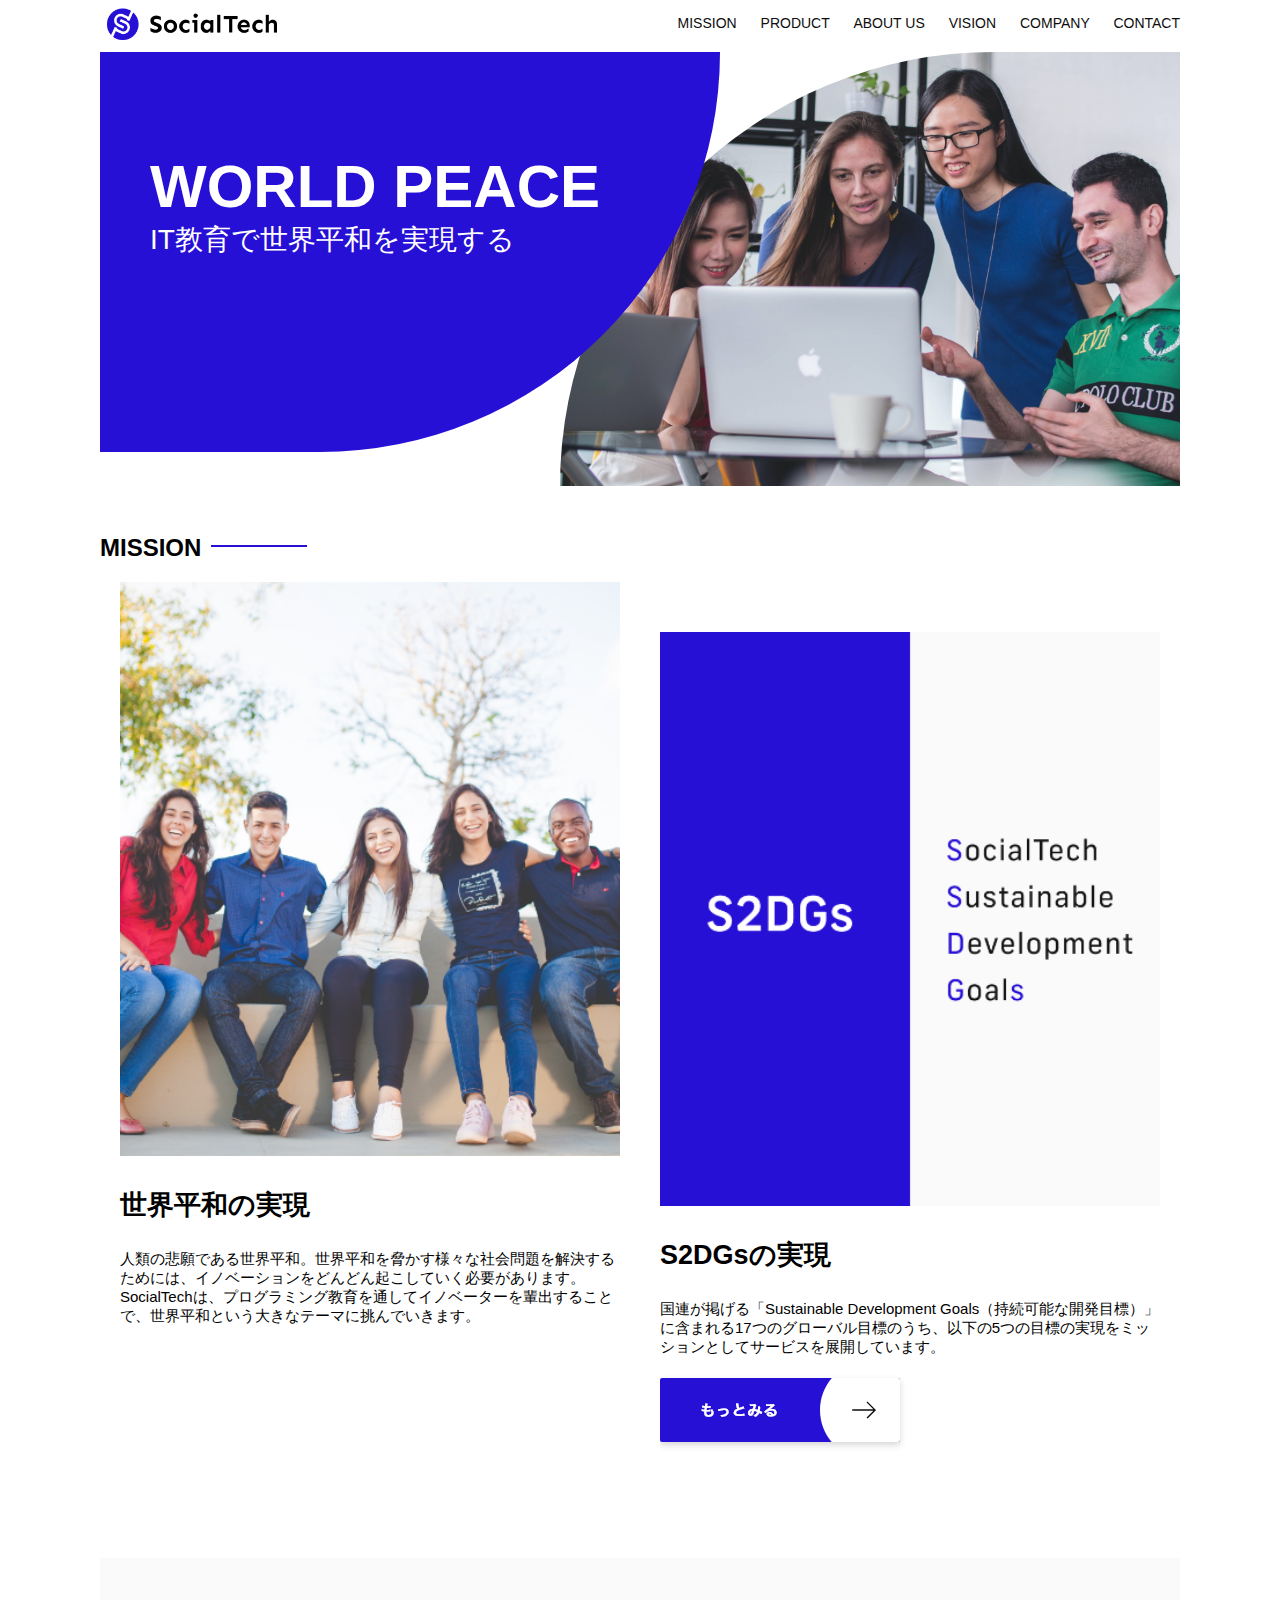
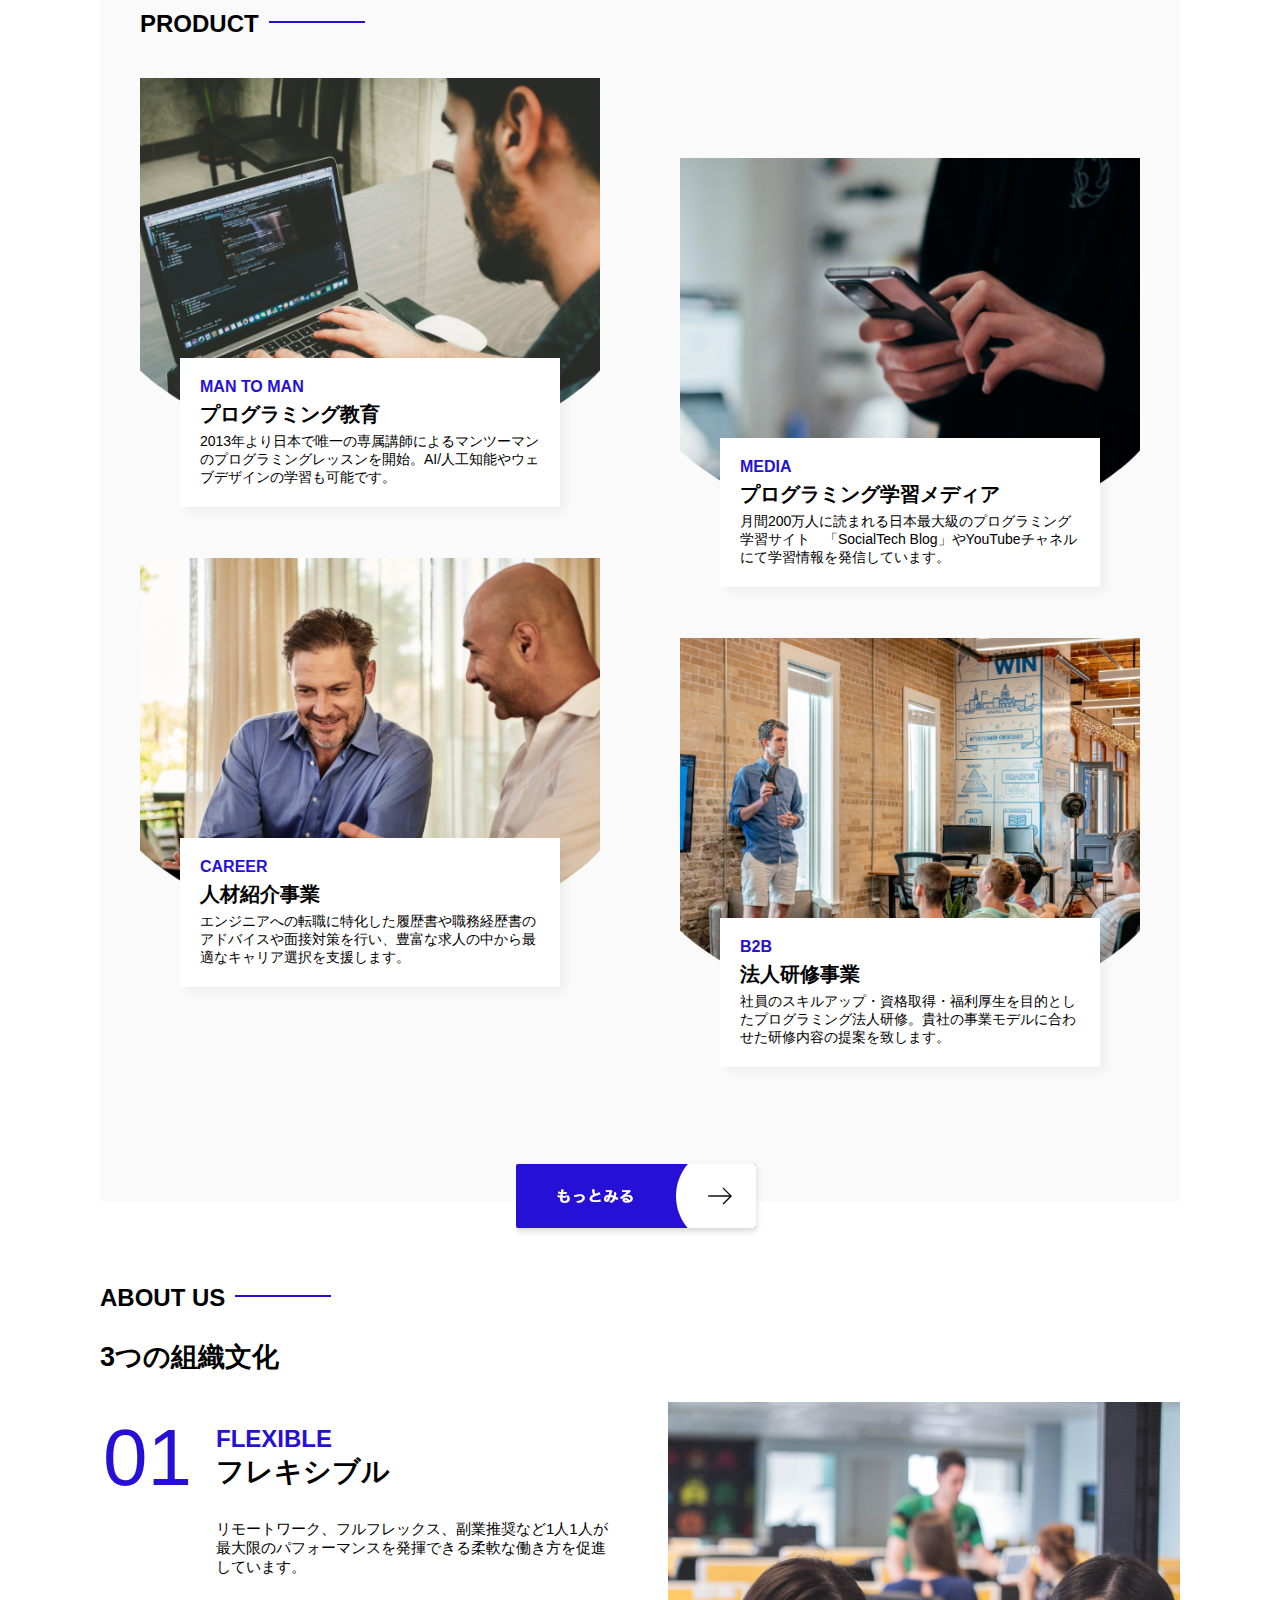
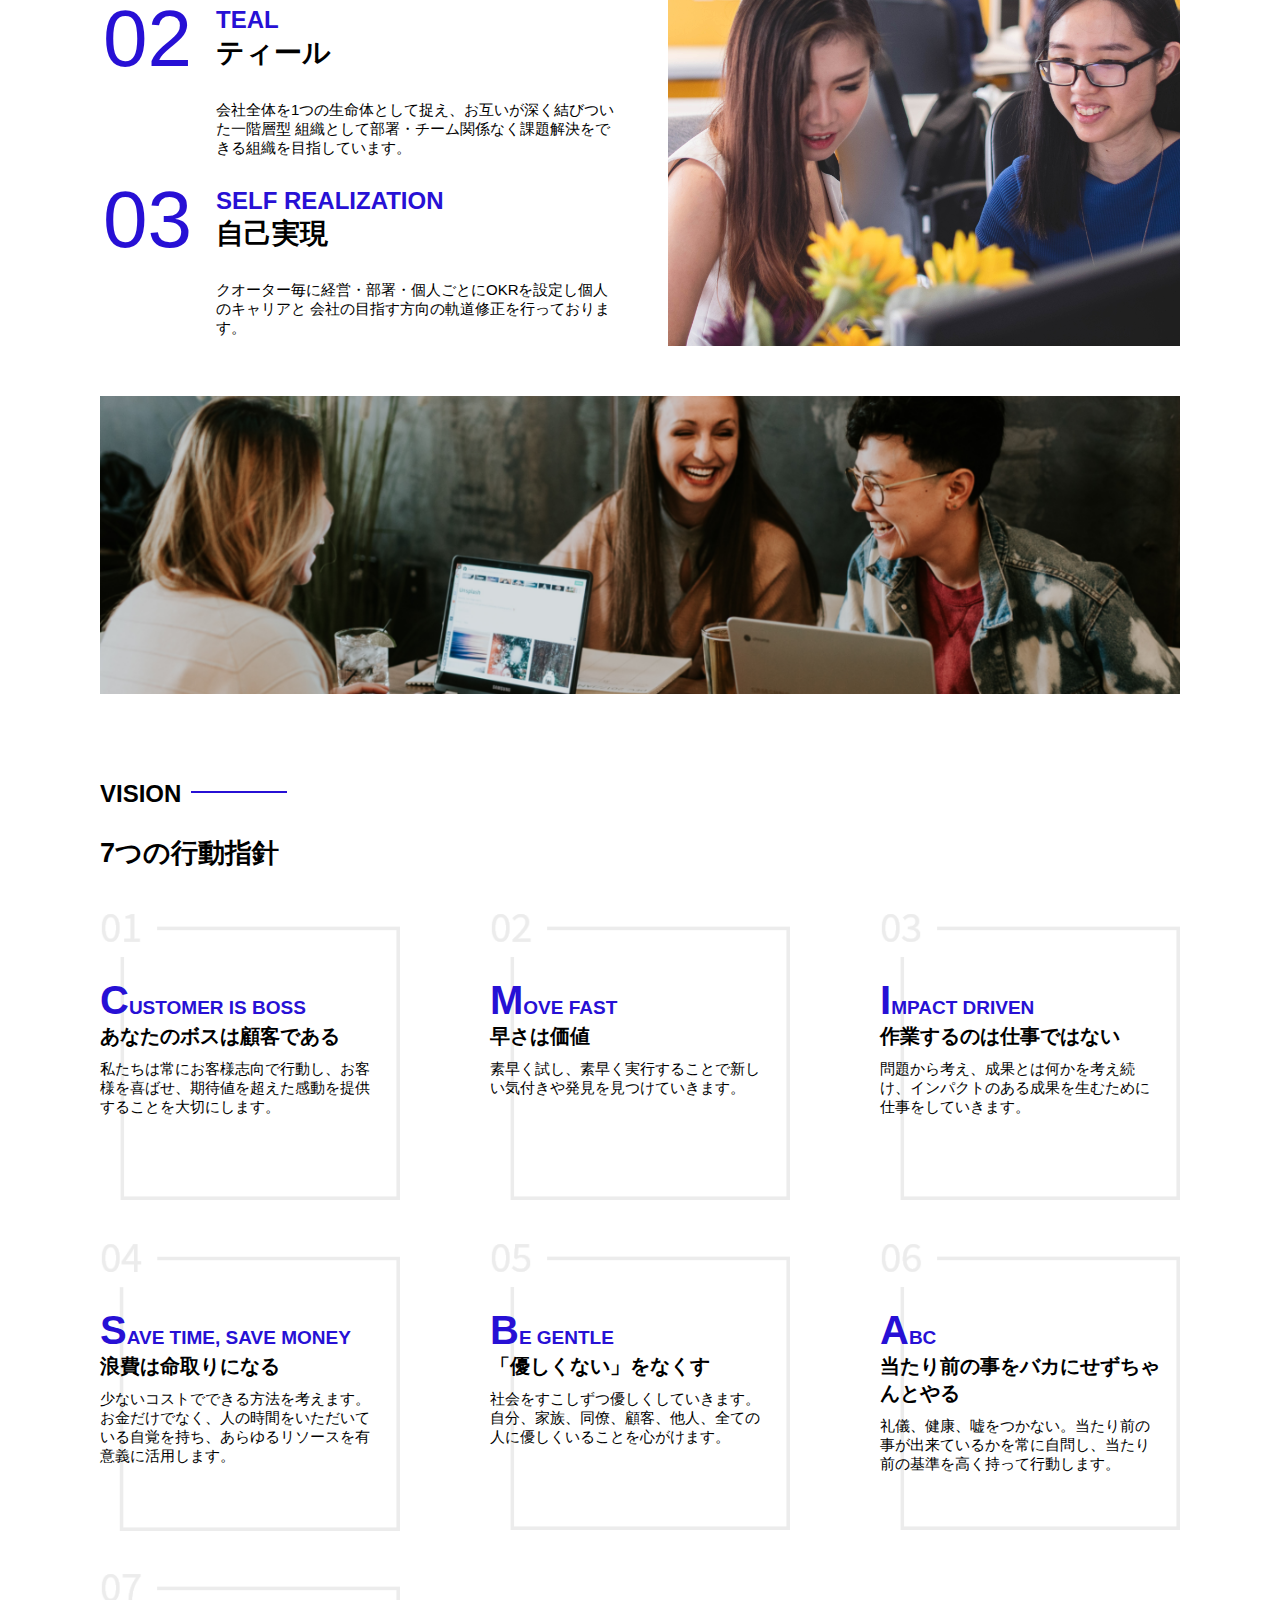
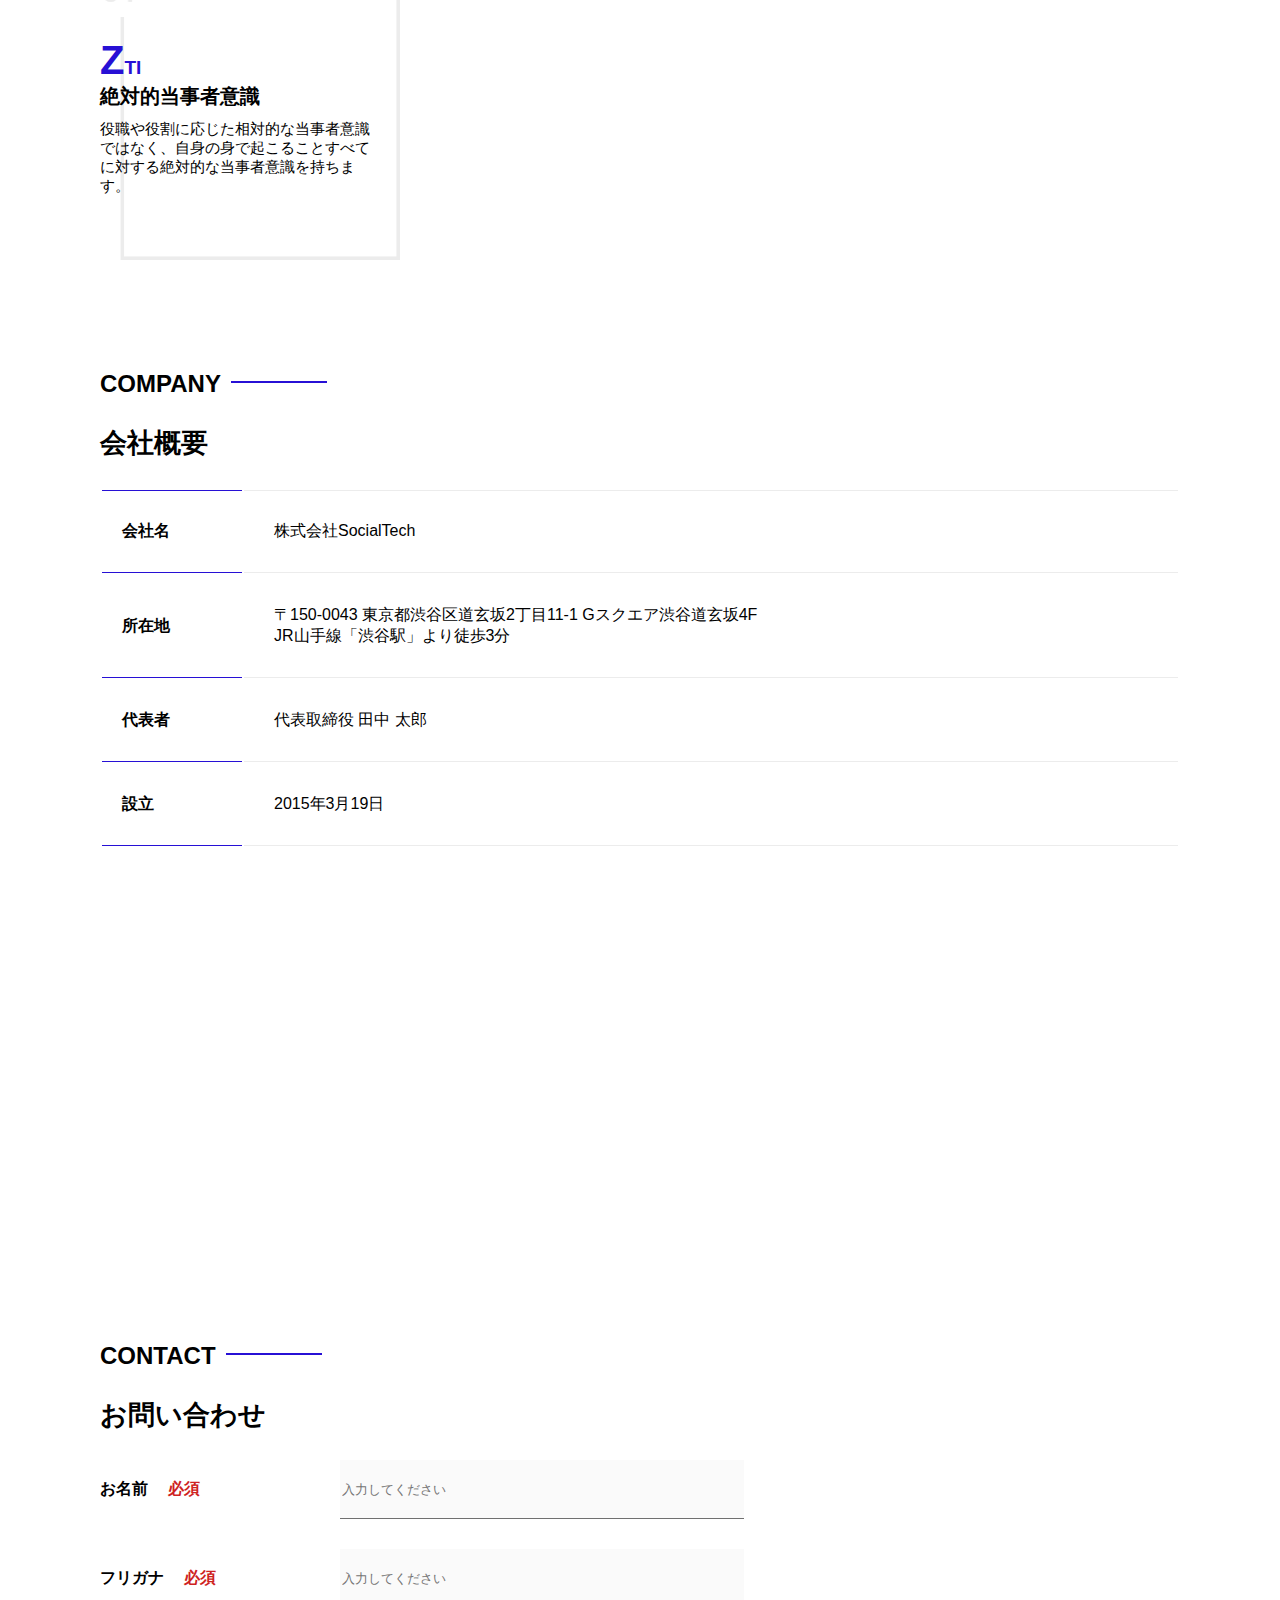
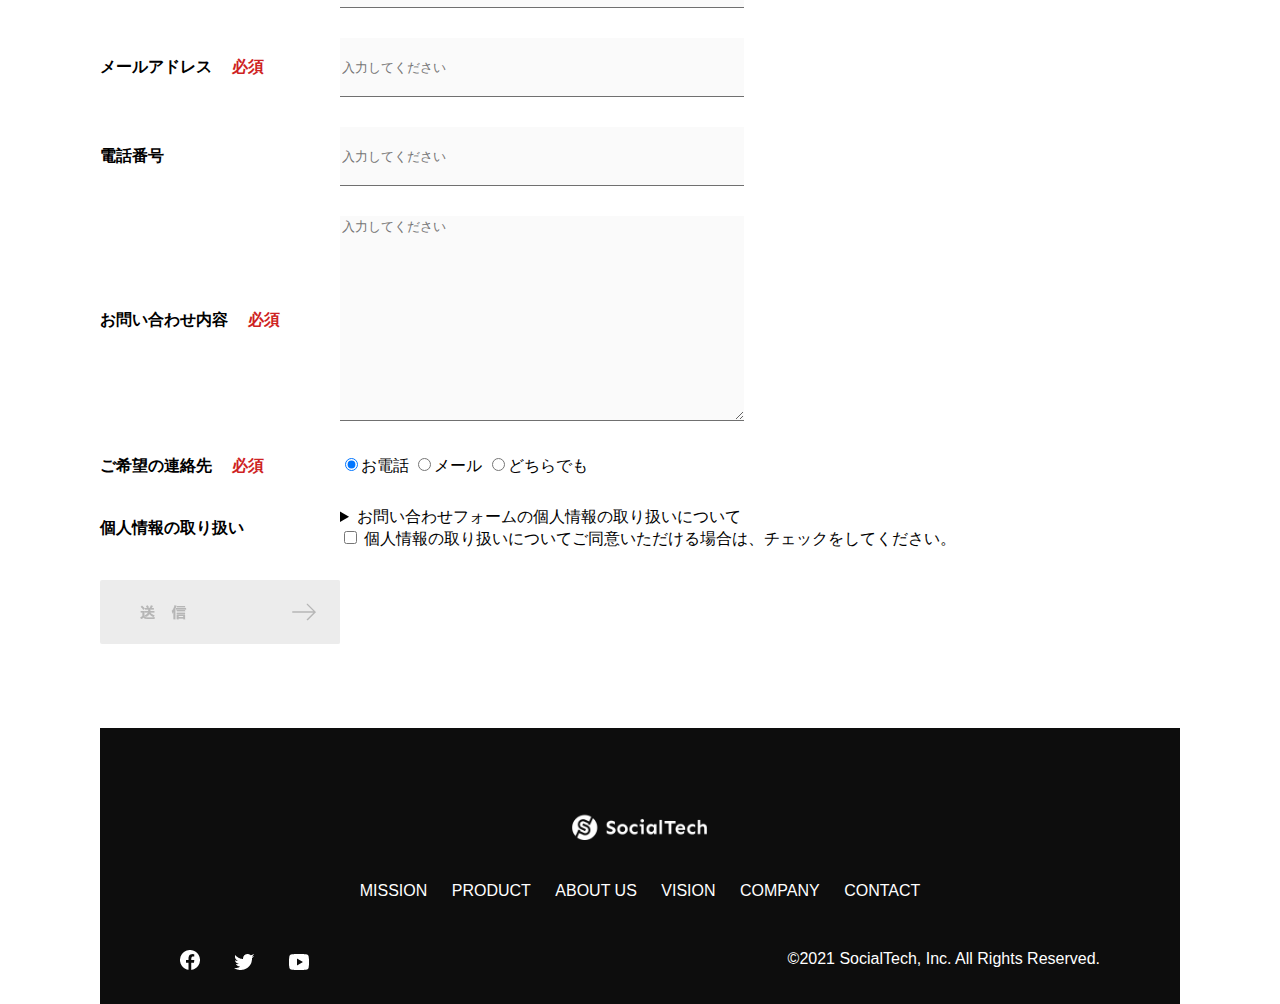
<file: index.html>
<!DOCTYPE html>
<html>
    <head>
        <title>SocialTech</title>
        <meta charset="utf-8">
        <meta name="description" content="SocialTechはEdTech業界のリーディングカンパニーを目指します。">
        <meta name="viewport" content="width=device-width, initial-scale=1.0">
        <link rel="stylesheet" href="style.css">
    </head>

    <body>
        <!--ヘッダー-->
        <header>
            <!--ロゴ-->
            <a href="index.html" id="logo"><img src="images/logo.png" alt="トップページに戻る"></a>

            <!-- PC用ナビゲーション-->
            <nav id="nav-pc">
                <a href="mission.html">MISSION</a>
                <a href="product.html">PRODUCT</a>
                <a href="index.html#aboutus">ABOUT US</a>
                <a href="index.html#vision">VISION</a>
                <a href="index.html#company">COMPANY</a>
                <a href="index.html#contact">CONTACT</a>
            </nav>
            <!-- スマホ用メニューボタン -->
            <img id="menu-sp" src="images/button-menu.png" alt="ナビゲーションを開く" onclick="document.getElementById('nav-sp').style.display = 'block'">

            <!-- スマホ用ナビゲーション -->
            <nav id="nav-sp">
                <img id="close" src="images/button-close.png" alt="ナビゲーションを閉じる" onclick="document.getElementById('nav-sp').style.display = 'none'">
                <a id="logo-sp" href="index.html" onclick="document.getElementById('nav-sp').style.display = 'none'"><img
                    src="images/logo-sp.png" alt="トップページに戻る"></a>
                <a class="menu" href="mission.html" onclick="document.getElementById('nav-sp').style.display = 'none'">MISSION</a>
                <a class="menu" href="product.html" onclick="document.getElementById('nav-sp').style.display = 'none'">PRODUCT</a>
                <a class="menu" href="index.html#aboutus"
                    onclick="document.getElementById('nav-sp').style.display = 'none'">ABOUT US</a>
                <a class="menu" href="index.html#vision"
                    onclick="document.getElementById('nav-sp').style.display = 'none'">VISION</a>
                <a class="menu" href="index.html#company"
                    onclick="document.getElementById('nav-sp').style.display = 'none'">COMPANY</a>
                <a class="menu" href="index.html#contact"
                    onclick="document.getElementById('nav-sp').style.display = 'none'">CONTACT</a>
                <div id="sns">
                    <a href="https://www.facebook.com/sejuku2013"><img src="images/button-facebook.png" alt="Facebookのリンク"></a>
                    <a href="https://twitter.com/samuraijuku"><img src="images/button-twitter.png" alt="Twitterのリンク"></a>
                    <a href="https://www.youtube.com/channel/UCCFOQO5aDK0xXam4cUQXT8g"><img src="images/button-youtube.png" alt="YouTubeのリンク"></a>
                </div>
            </nav>
        </header>

        <main>
            <article>
                <!-- メインビジュアル -->
                <section id="main-visual">
                    <div id="main-message">
                        <h1>WORLD PEACE</h1>
                        <p>IT教育で世界平和を実現する</p>
                    </div>
                    <img src="images/index/index-main.png" alt="PCの周りに集まる多国籍の仲間たち">
                </section>
                <!-- ミッション -->
                <section id="mission">
                    <h2 class="index-h2">MISSION</h2>
                    <div id="mission-flex">
                        <div>
                            <img id="mission-photo" src="images/index/index-mission.png" alt="屋外のベンチで写真を撮影する多国籍の仲間たち">
                            <h3>世界平和の実現</h3>
                            <p>
                                人類の悲願である世界平和。世界平和を脅かす様々な社会問題を解決するためには、イノベーションをどんどん起こしていく必要があります。SocialTechは、プログラミング教育を通してイノベーターを輩出することで、世界平和という大きなテーマに挑んでいきます。
                            </p>
                        </div>
                        <div>
                            <img id="s2dgs" src="images/index/s2dgs.png" alt="S2DGs">
                            <h3>S2DGsの実現</h3>
                            <p>国連が掲げる「Sustainable Development Goals（持続可能な開発目標）」に含まれる17つのグローバル目標のうち、以下の5つの目標の実現をミッションとしてサービスを展開しています。</p>
                            <a href="mission.html">
                                <img src="images/button-more.png" alt="もっとみる">
                            </a>
                        </div>
                    </div>
                </section>
                <!-- プロダクト -->
                <section id="product">
                    <h2 class="index-h2">PRODUCT</h2>
                    <div>
                        <div id="product-left">
                            <div>
                                <img class="product-photo" src="images/index/index-mantoman.png" alt="PCでコードを書く男性">
                                <div class="product-explain">
                                    <span>MAN TO MAN</span>
                                    <h3>プログラミング教育</h3>
                                    <p>2013年より日本で唯一の専属講師によるマンツーマンのプログラミングレッスンを開始。AI/人工知能やウェブデザインの学習も可能です。</p>   
                                </div>
                            </div>
                            <div>
                                <img class="product-photo" src="images/index/index-career.png" alt="笑顔で話し合う2人の男性">
                                <div class="product-explain">
                                    <span>CAREER</span>
                                    <h3>人材紹介事業</h3>
                                    <p>エンジニアへの転職に特化した履歴書や職務経歴書のアドバイスや面接対策を行い、豊富な求人の中から最適なキャリア選択を支援します。</p>
                                </div>
                            </div>
                        </div>

                        <div id="product-right">
                            <div>
                                <img class="product-photo" src="images/index/index-media.png" alt="スマートフォンを操作する人">
                                <div class="product-explain">
                                    <span>MEDIA</span>
                                    <h3>プログラミング学習メディア</h3>
                                    <p>月間200万人に読まれる日本最大級のプログラミング学習サイト　「SocialTech Blog」やYouTubeチャネルにて学習情報を発信しています。</p>

                                </div>
                            </div>
                            <div>
                                <img class="product-photo" src="images/index/index-b2b.png" alt="講演中の男性とそれを聴く人々">
                                <div class="product-explain">
                                    <span>B2B</span>
                                    <h3>法人研修事業</h3>
                                    <p>社員のスキルアップ・資格取得・福利厚生を目的としたプログラミング法人研修。貴社の事業モデルに合わせた研修内容の提案を致します。</p>
                                </div>
                            </div>
                        </div>
                    </div>
                    <div>
                        <a id="product-more" href="product.html">
                            <img src="images/button-more.png" alt="もっとみる">
                        </a>
                    </div>
                </section>
                <!--ABOUT US-->
                <section id="aboutus">
                    <h2 class="index-h2">ABOUT US</h2>
                    <h3>3つの組織文化</h3>
                    <div>
                        <table class="culture-table">
                            <tr>
                                <td>
                                    <span class="culture-num">01</span>
                                </td>
                                <td>
                                    <span class="culture-en">FLEXIBLE</span>
                                    <span class="culture-jp">フレキシブル</span>
                                </td>
                            </tr>
                            <tr>
                                <td>
                                    <!--空のセル-->
                                </td>
                                <td>
                                    <p class="culture-description">
                                        リモートワーク、フルフレックス、副業推奨など1人1人が最大限のパフォーマンスを発揮できる柔軟な働き方を促進しています。
                                    </p>
                                </td>
                            </tr>
                            <tr>
                                <td>
                                    <span class="culture-num">02</span>
                                </td>
                                <td>
                                    <span class="culture-en">TEAL</span>
                                    <span class="culture-jp">ティール</span>
                                </td>
                            </tr>
                            <tr>
                                <td>
                                    <!--空のセル-->
                                </td>
                                <td>
                                    <p class="culture-description">
                                        会社全体を1つの生命体として捉え、お互いが深く結びついた一階層型
                                        組織として部署・チーム関係なく課題解決をできる組織を目指しています。
                                    </p>
                                </td>
                            </tr>
                            <tr>
                                <td>
                                    <span class="culture-num">03</span>
                                </td>
                                <td>
                                    <span class="culture-en">SELF REALIZATION</span>
                                    <span class="culture-jp">自己実現</span>
                                </td>
                            </tr>
                            <tr>
                                <td>
                                    <!--空のセル-->
                                </td>
                                <td>
                                    <p class="culture-description">
                                        クオーター毎に経営・部署・個人ごとにOKRを設定し個人のキャリアと
                                        会社の目指す方向の軌道修正を行っております。
                                    </p>
                                </td>
                            </tr>
                        </table>
                        <img class="culture-img" src="images/index/index-aboutus1.png" alt="笑顔で話し合う2人の女性">
                    </div>
                    <img class="culture-img2" src="images/index/index-aboutus2.png" alt="笑顔で話し合う3人の男女">
                </section>
                <!-- VISION -->
                <section id="vision">
                    <h2 class="index-h2">VISION</h2>
                    <h3>7つの行動指針</h3>
                    <div>
                        <div class="vision-box" >
                            <img src="images/index/vision-01.png" alt="01">
                            <span>
                                <h4>CUSTOMER IS BOSS</h4>
                                <h5>あなたのボスは顧客である</h5>
                                <p>私たちは常にお客様志向で行動し、お客様を喜ばせ、期待値を超えた感動を提供することを大切にします。</p>
                            </span>
                        </div>
                        <div class="vision-box" >
                            <img src="images/index/vision-02.png" alt="02">
                            <span>
                                <h4>MOVE FAST</h4>
                                <h5>早さは価値</h5>
                                <p>素早く試し、素早く実行することで新しい気付きや発見を見つけていきます。</p>
                            </span>
                        </div>
                        <div class="vision-box" >
                            <img src="images/index/vision-03.png" alt="03">
                            <span>
                                <h4>IMPACT DRIVEN</h4>
                                <h5>作業するのは仕事ではない</h5>
                                <p>問題から考え、成果とは何かを考え続け、インパクトのある成果を生むために仕事をしていきます。</p>
                            </span>
                        </div>
                        <div class="vision-box" >
                            <img src="images/index/vision-04.png" alt="04">
                            <span>
                                <h4>SAVE TIME, SAVE MONEY</h4>
                                <h5>浪費は命取りになる</h5>
                                <p>少ないコストでできる方法を考えます。お金だけでなく、人の時間をいただいている自覚を持ち、あらゆるリソースを有意義に活用します。</p>
                            </span>
                        </div>
                        <div class="vision-box" >
                            <img src="images/index/vision-05.png" alt="05">
                            <span>
                                <h4>BE GENTLE</h4>
                                <h5>「優しくない」をなくす</h5>
                                <p>社会をすこしずつ優しくしていきます。自分、家族、同僚、顧客、他人、全ての人に優しくいることを心がけます。</p>
                            </span>
                        </div>
                        <div class="vision-box" >
                            <img src="images/index/vision-06.png" alt="06">
                            <span>
                                <h4>ABC</h4>
                                <h5>当たり前の事をバカにせずちゃんとやる</h5>
                                <p>礼儀、健康、嘘をつかない。当たり前の事が出来ているかを常に自問し、当たり前の基準を高く持って行動します。</p>
                            </span>
                        </div>
                        <div class="vision-box" >
                            <img src="images/index/vision-07.png" alt="07">
                            <span>
                                <h4>ZTI</h4>
                                <h5>絶対的当事者意識</h5>
                                <p>役職や役割に応じた相対的な当事者意識ではなく、自身の身で起こることすべてに対する絶対的な当事者意識を持ちます。</p>
                            </span>
                        </div>
                    </div>
                </section>
                <!-- COMPANY-->
                <section id="company">
                    <h2 class="index-h2">COMPANY</h2>
                    <h3>会社概要</h3>
                    <table id="company-table">
                        <tr>
                            <th class="tableheader-first">会社名</th>
                            <td class="cell-first">株式会社SocialTech</td>
                        </tr>
                        <tr>
                            <th class="tableheader">所在地</th>
                            <td class="cell">〒150-0043 東京都渋谷区道玄坂2丁目11-1 Gスクエア渋谷道玄坂4F<br>JR山手線「渋谷駅」より徒歩3分</td>
                        </tr>
                        <tr>
                            <th class="tableheader">代表者</th>
                            <td class="cell">代表取締役 田中 太郎</td>
                        </tr>
                        <tr>
                            <th class="tableheader">設立</th>
                            <td class="cell">2015年3月19日</td>
                        </tr>
                    </table>
                    <iframe
                        src="https://www.google.com/maps/embed?pb=!1m18!1m12!1m3!1d12966.880156058023!2d139.68573493278083!3d35.65926866150327!2m3!1f0!2f0!3f0!3m2!1i1024!2i768!4f13.1!3m3!1m2!1s0x60188caa213a85e5%3A0x8e064c523da1dacc!2z44K544Kv44Ko44Ki5riL6LC3!5e0!3m2!1sja!2sjp!4v1708858874951!5m2!1sja!2sjp" width="600" height="450" 
                        style="border:0;" allowfullscreen="" loading="lazy" referrerpolicy="no-referrer-when-downgrade">
                    </iframe>
                </section>
                <!-- お問い合わせフォーム -->
                <section id="contact">
                    <h2 class="index-h2">CONTACT</h2>
                    <h3>お問い合わせ</h3>
                    <!-- STATIC FOMRSのフォームタグ -->
                    <form action="https://api.staticforms.xyz/submit" method="post">
                        <input type="text" name="honeypot" style="display:none">
                        <input type="hidden" name="accessKey" value="49dbef99-af71-42dc-aba7-1db6ad3a582d">
                        <input type="hidden" name="subject" value="webサイトからお問い合わせがありました" />
                        <input type="hidden" name="replyTo" value="tom.gjk2@gmail.com">
                        <input type="hidden" name="redirectTo" value="">
                        <div>
                            <div class="contact-heading">
                                <label class="contact-label">お名前<span class="contact-span">必須</span></label>
                            </div>
                            <div>
                                <input type="text" name="name" placeholder="入力してください" class="contact-textbox">
                            </div>
                        </div>
                        <div>
                            <div class="contact-heading">
                                <label class="contact-label">フリガナ<span class="contact-span">必須</span></label>
                            </div>
                            <div>
                                <input type="text" name="hurigana" placeholder="入力してください" class="contact-textbox">
                            </div>
                        </div>
                        <div>
                            <div class="contact-heading">
                                <label class="contact-label">メールアドレス<span class="contact-span">必須</span></label>
                            </div>
                            <div>
                                <input type="text" name="email" placeholder="入力してください" class="contact-textbox">
                            </div>
                        </div>
                        <div>
                            <div class="contact-heading">
                                <label class="contact-label">電話番号</label>
                            </div>
                            <div>
                                <input type="text" name="tel" placeholder="入力してください" class="contact-textbox">
                            </div>
                        </div>
                        <div>
                            <div class="contact-heading">
                                <label class="contact-label">お問い合わせ内容<span class="contact-span">必須</span></label>
                            </div>
                            <div>
                                <textarea class="contact-textarea" placeholder="入力してください" name="message"></textarea>
                            </div>
                        </div>
                        <div>
                            <div class="contact-heading">
                                <label class="contact-label">ご希望の連絡先<span class="contact-span">必須</span></label>
                            </div>
                            <div>
                                <input class="radiobutton" type="radio" value="tel" name="contact" checked><label>お電話</label>
                                <input class="radiobutton" type="radio" value="mail" name="contact"><label>メール</label>
                                <input class="radiobutton" type="radio" value="both" name="contact"><label>どちらでも</label>
                            </div>
                        </div>
                        <div>
                            <div class="contact-heading">
                                <label class="contact-label">個人情報の取り扱い</label>
                            </div>
                            <div>
                                <details>
                                    <summary>お問い合わせフォームの個人情報の取り扱いについて</summary>
                                    <div>
                                      <span>１．組織の名称又は氏名</span><br>
                                      株式会社SocialTech<br><br>
                                      <span>２．個人情報保護管理者（若しくはその代理人）の氏名又は職名、所属及び連絡先
                                        鈴木 一郎 コーポレート部</span><br>
                                      メールアドレス：support@socialtech.net<br>
                                      TEL：03-xxxx-xxxx<br>
                                      <span>３．個人情報の利用目的</span><br>
                                      ・本サービス及び本サービスに関連する情報の提供又はそれらに関する連絡のため<br>
                                      ・ユーザーの本人確認のため<br>
                                      ・当社サービスのご案内のため<br>
                                      ・当社の商品等の広告または宣伝（電子メールによるものを含むものとします。）<br><br>
                                      <span>４．個人情報の取り扱い業務の委託</span><br>
                                      個人情報の取扱業務の全部または一部を外部に業務委託する場合があります。<br>
                                      その際、弊社は、個人情報を適切に保護できる管理体制を敷き実行していることを条件として<br>
                                      委託先を厳選したうえで、機密保持契約を委託先と締結し、お客様の個人情報を厳密に管理させます。<br><br>
                                      <span>５．個人情報の開示等の請求</span><br>
                                      お客様は、弊社に対してご自身の個人情報の開示等（利用目的の通知、開示、内容の訂正・追加・削除、利用の停止または消去、第三者への提供の停止）に関して、当社問合わせ窓口に申し出ることができます。<br>
                                      その際、弊社はお客様ご本人を確認させていただいたうえで、合理的な期間内に対応いたします。<br><br>
                                      なお、個人情報に関する弊社問合わせ先は、次の通りです。<br><br>
                                      株式会社SocialTech　個人情報問合せ窓口<br>
                                      〒150-0043　東京都渋谷区道玄坂2丁目11-1 Ｇスクエア渋谷道玄坂 4F<br>
                                      メールアドレス：support@socialtech.net　TEL：03-xxxx-xxxx<br><br>
                                      <span>６．個人情報を提供されることの任意性について</span><br><br>
                                      お客様がご自身の個人情報を弊社に提供されるか否かは、お客様のご判断によりますが、もしご提供されない場合には、適切なサービスが提供できない場合がありますので予めご了承ください。
                                    </div>
                                  </details>
                                  <input type="checkbox" name="agree">
                                  <span>個人情報の取り扱いについてご同意いただける場合は、チェックをしてください。</span>   
                            </div>
                        </div>
                        <input type="image" src="images/button-submit.png" alt="送信する">
                    </form>
                </section>
            </article>
            <footer>
                <div id="footer-logo">
                    <img src="images/logo-sp.png" alt="SocialTech">
                </div>
                <div id="footer-link">
                    <a href="mission.html">MISSION</a>
                    <a href="product.html">PRODUCT</a>
                    <a href="index.html#aboutus">ABOUT US</a>
                    <a href="index.html#vision">VISION</a>
                    <a href="index.html#company">COMPANY</a>
                    <a href="index.html#contact">CONTACT</a>
                </div>
                <div id="sns-footer">
                    <a href="https://www.facebook.com/sejuku2013"><img src="images/button-facebook.png" alt="Facebookのリンク"></a>
                     <a href="https://twitter.com/samuraijuku"><img src="images/button-twitter.png" alt="Twitterのリンク"></a>
                     <a href="https://www.youtube.com/channel/UCCFOQO5aDK0xXam4cUQXT8g"><img src="images/button-youtube.png" alt="YouTubeのリンク"></a>
                     <span id="copyright">&copy;2021 SocialTech, Inc. All Rights Reserved. </span>
                </div>
            </footer>
        </main>
    </body>

</html>
</file>
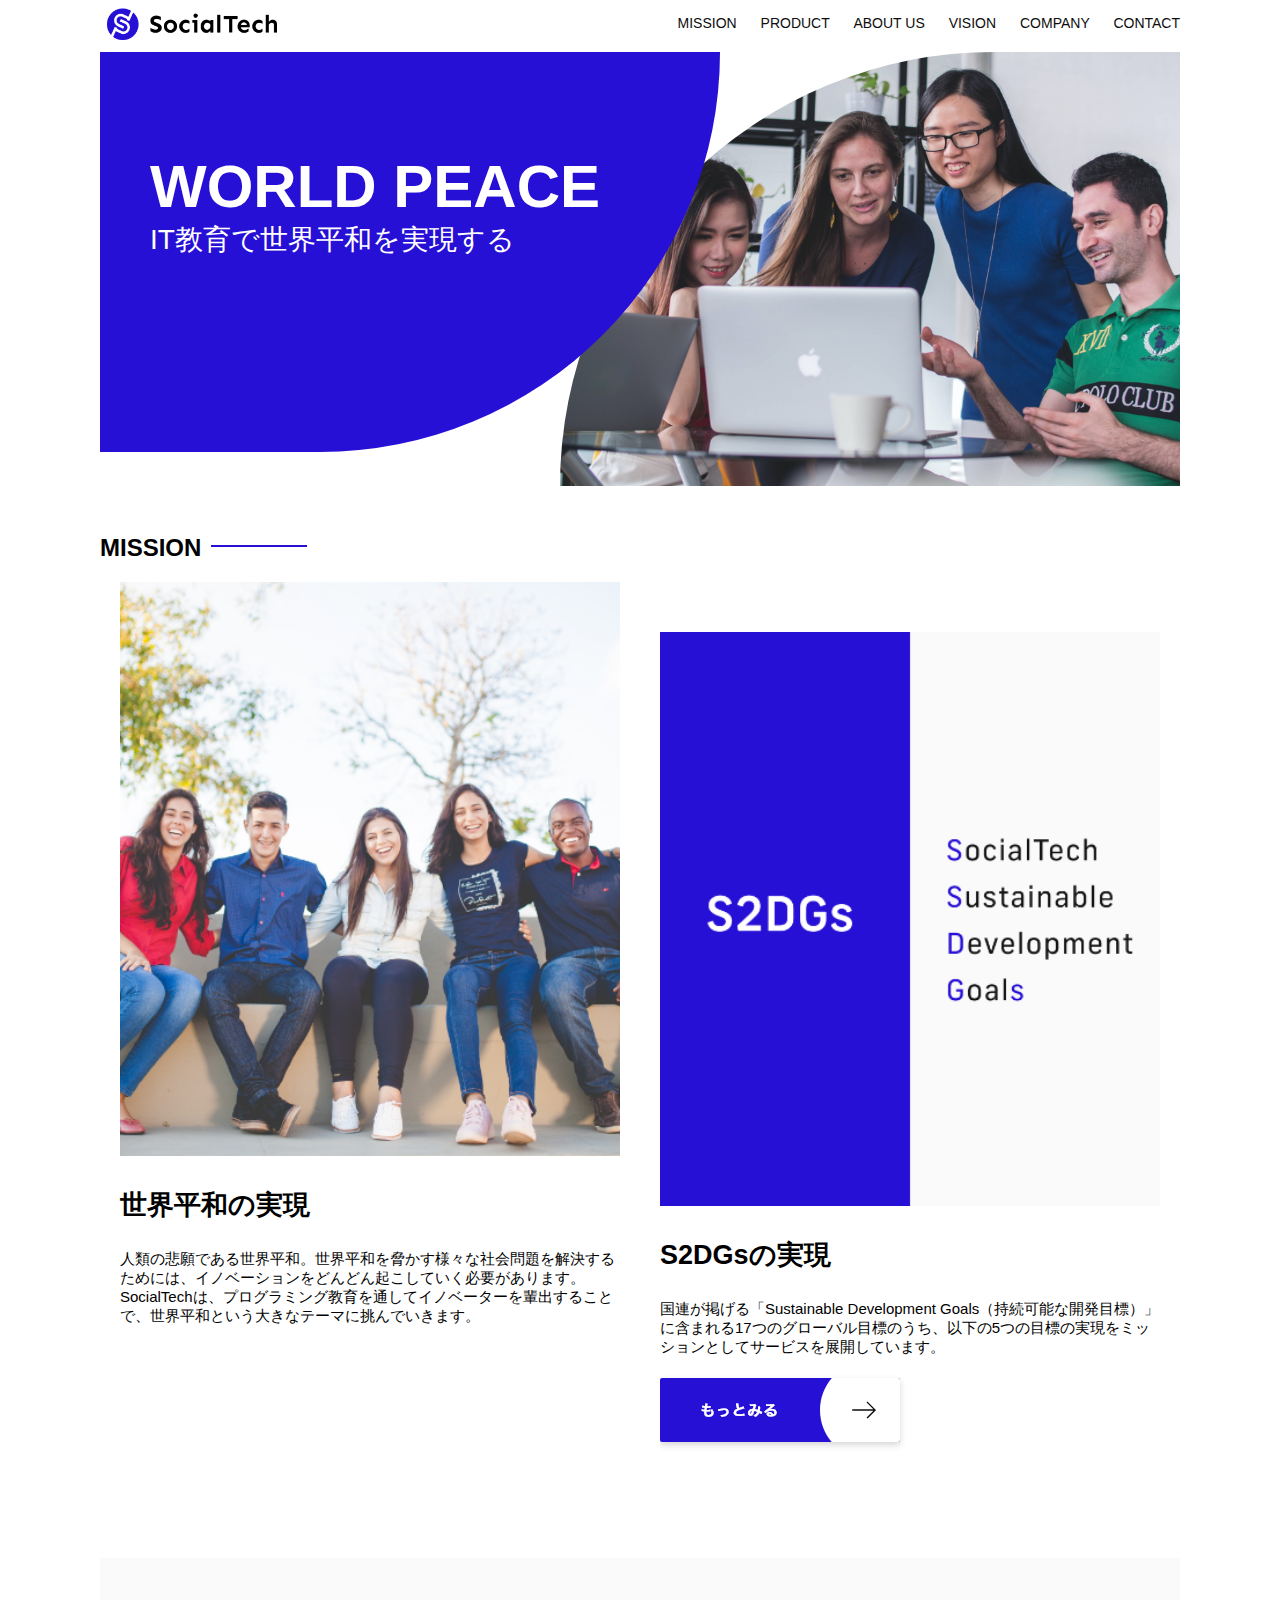
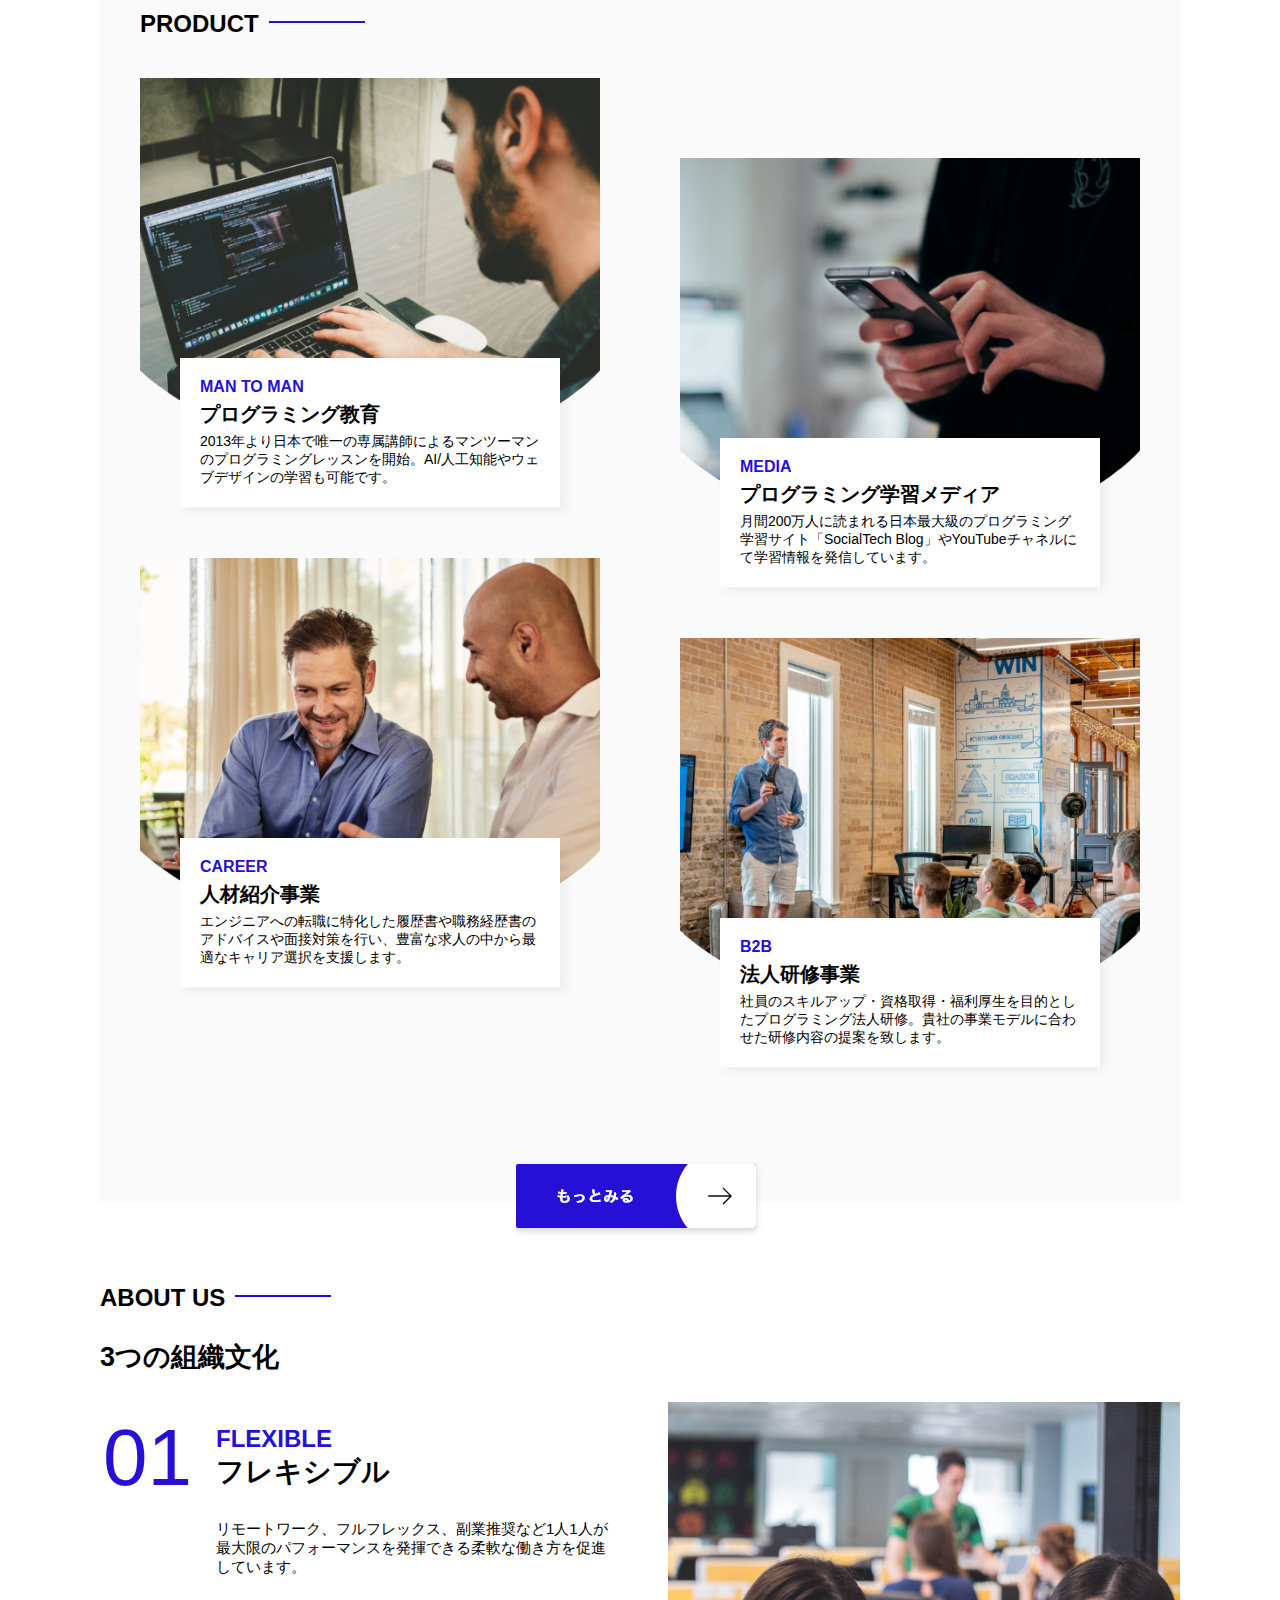
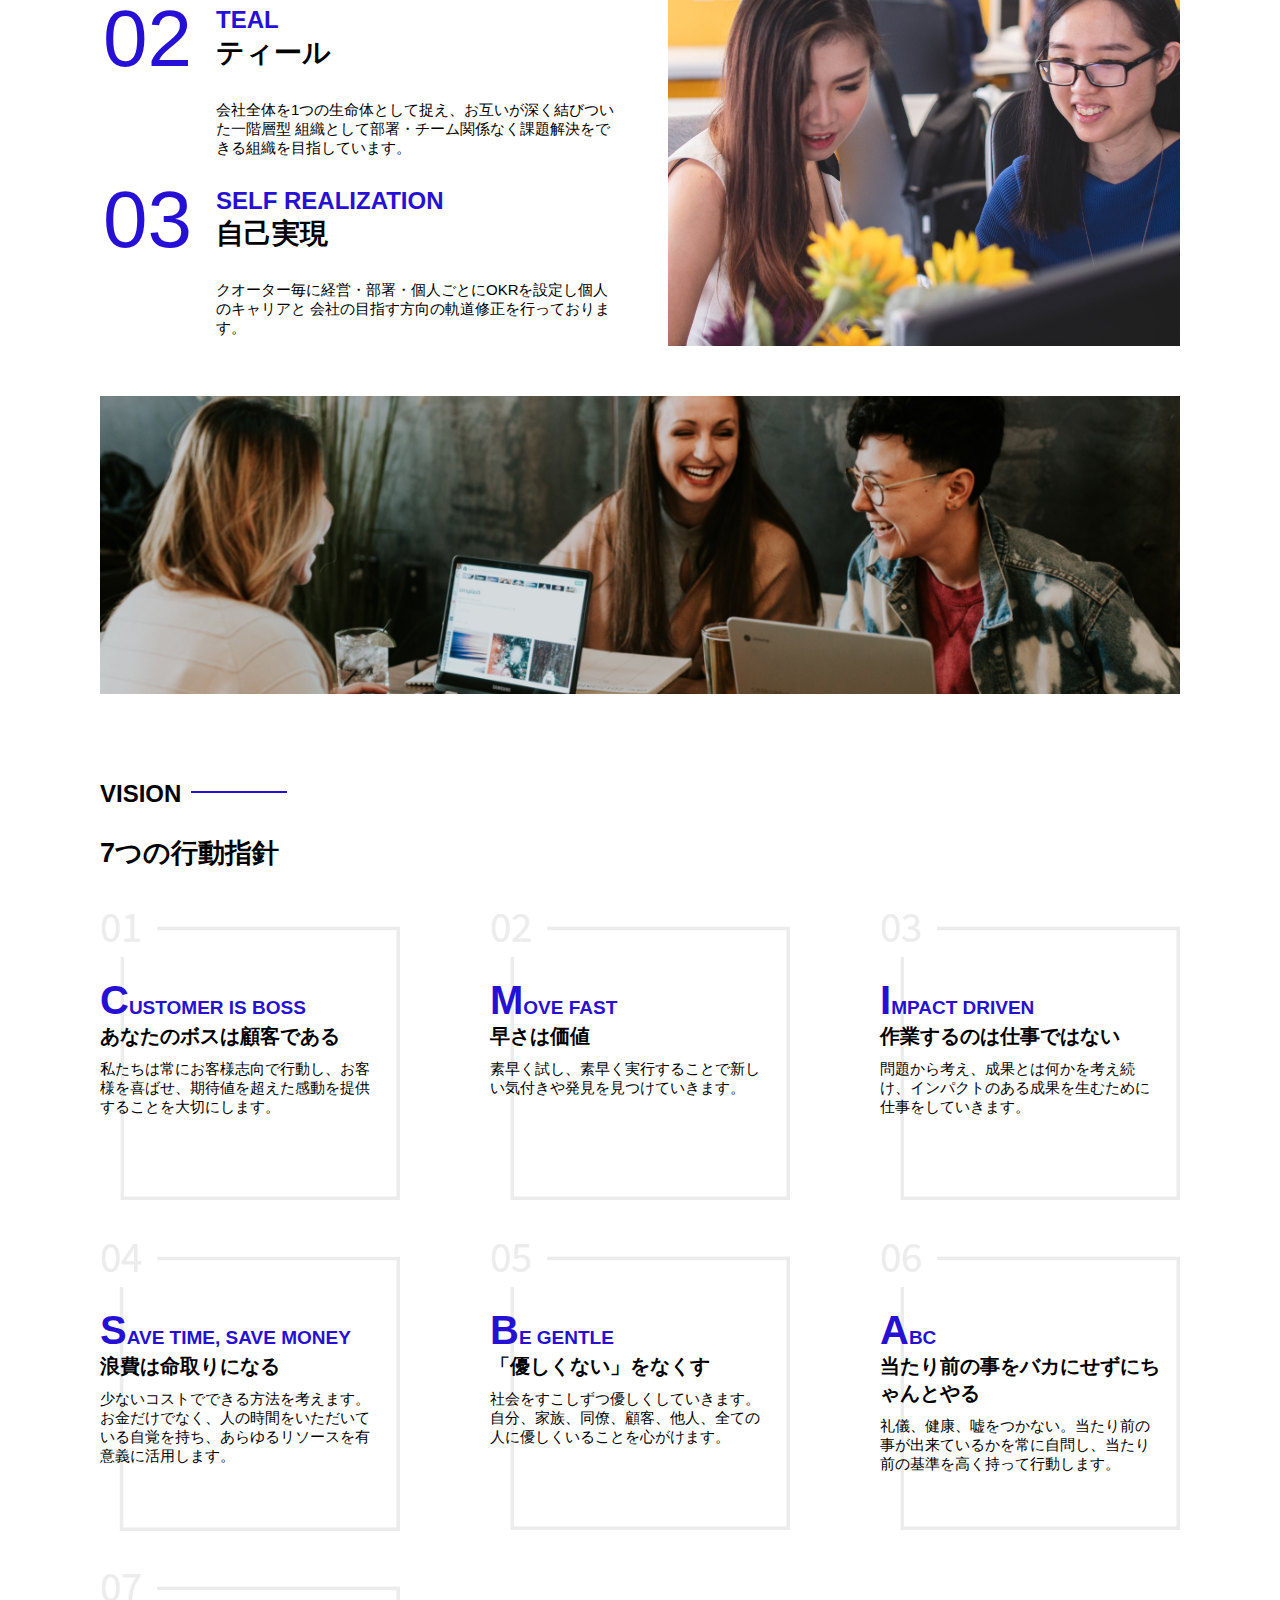
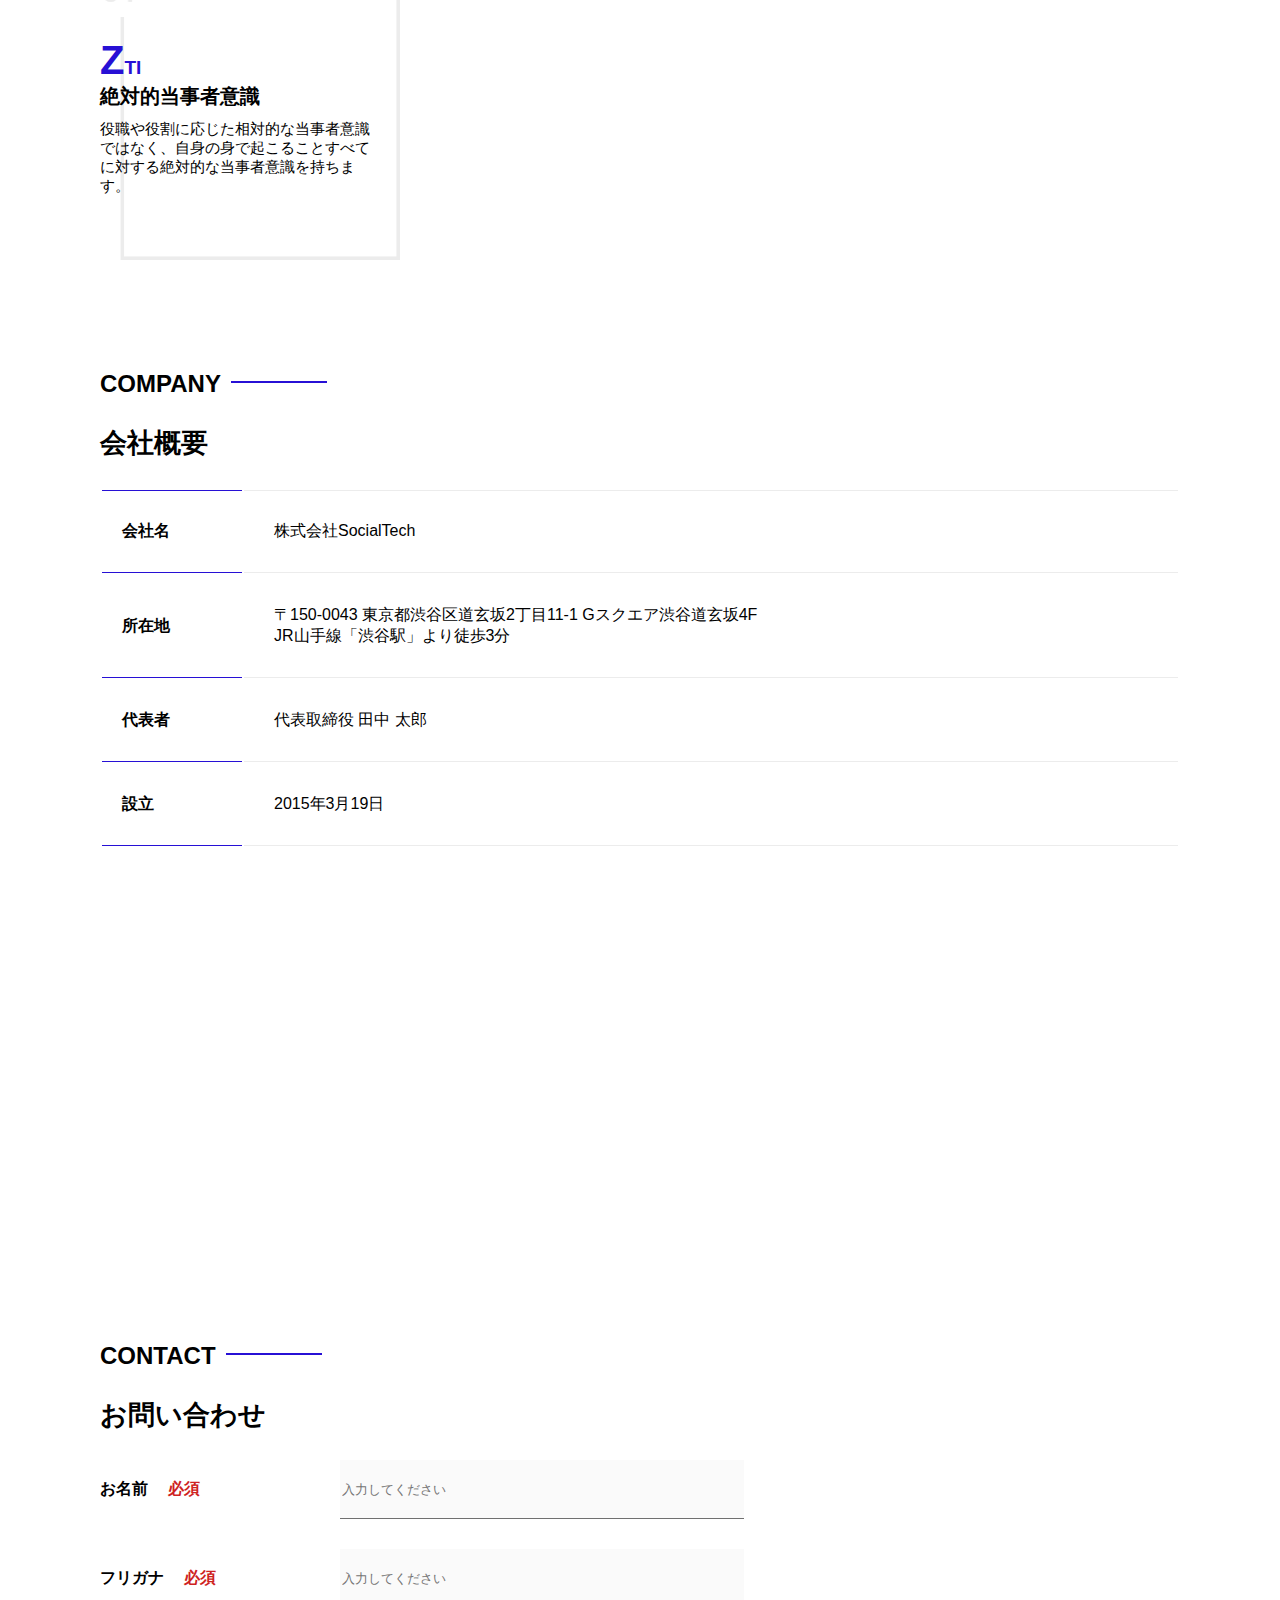
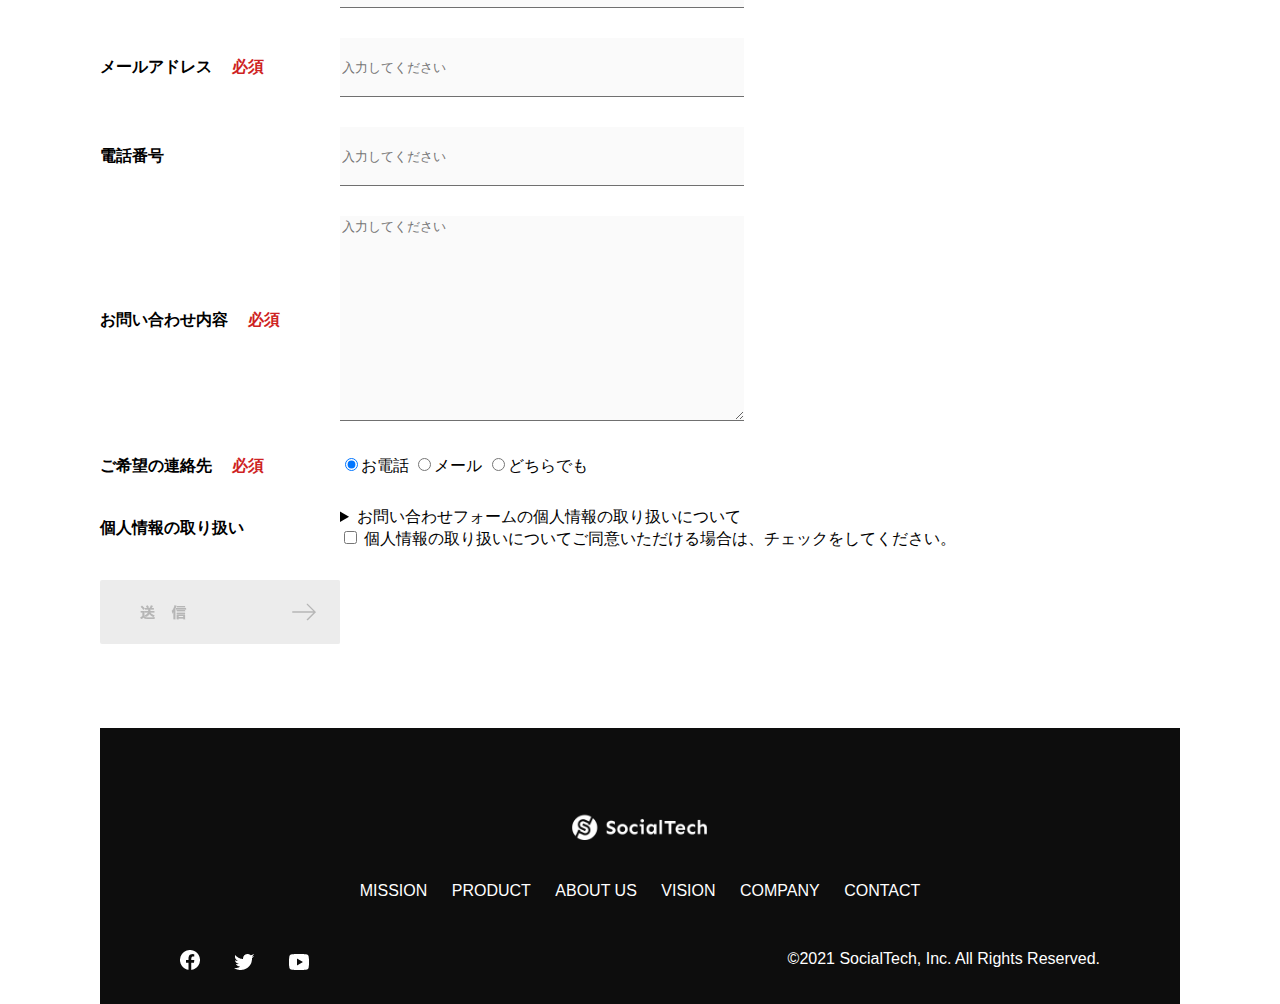
<file: demo/index.html>
<!DOCTYPE html>
<html>

<head>
    <title>SocialTech </title>
    <meta charset="utf-8">
    <meta name="description" content="SocialTechはEdTech業界のリーディングカンパニーを目指します。">
    <meta name="viewport" content="width=device-width, initial-scale=1.0">
    <link rel="stylesheet" href="style.css">
</head>

<body>
    <!-- ヘッダー -->
    <header>
        <!-- ロゴ -->
        <a href="index.html" id="logo"><img src="images/logo.png" alt="トップページに戻る"></a>

        <!-- PC用ナビゲーション -->
        <nav id="nav-pc">
            <a href="mission.html">MISSION</a>
            <a href="product.html">PRODUCT</a>
            <a href="index.html#aboutus">ABOUT US</a>
            <a href="index.html#vision">VISION</a>
            <a href="index.html#company">COMPANY</a>
            <a href="index.html#contact">CONTACT</a>
        </nav>

        <!-- スマホ用メニューボタン -->
        <img id="menu-sp" src="images/button-menu.png" alt="ナビゲーションを開く"
            onclick="document.getElementById('nav-sp').style.display = 'block'">

        <!-- スマホ用ナビゲーション -->
        <nav id="nav-sp">
            <img id="close" src="images/button-close.png" alt="ナビゲーションを閉じる"
                onclick="document.getElementById('nav-sp').style.display = 'none'">
            <a id="logo-sp" href="index.html" onclick="document.getElementById('nav-sp').style.display = 'none'"><img
                    src="images/logo-sp.png" alt="トップページに戻る"></a>
            <a class="menu" href="mission.html"
                onclick="document.getElementById('nav-sp').style.display = 'none'">MISSION</a>
            <a class="menu" href="product.html"
                onclick="document.getElementById('nav-sp').style.display = 'none'">PRODUCT</a>
            <a class="menu" href="index.html#aboutus"
                onclick="document.getElementById('nav-sp').style.display = 'none'">ABOUT US</a>
            <a class="menu" href="index.html#vision"
                onclick="document.getElementById('nav-sp').style.display = 'none'">VISION</a>
            <a class="menu" href="index.html#company"
                onclick="document.getElementById('nav-sp').style.display = 'none'">COMPANY</a>
            <a class="menu" href="index.html#contact"
                onclick="document.getElementById('nav-sp').style.display = 'none'">CONTACT</a>
            <div id="sns">
                <a href="https://www.facebook.com/sejuku2013"><img src="images/button-facebook.png"
                        alt="Facebookのリンク"></a>
                <a href="https://twitter.com/samuraijuku"><img src="images/button-twitter.png" alt="Twitterのリンク"></a>
                <a href="https://www.youtube.com/channel/UCCFOQO5aDK0xXam4cUQXT8g"><img src="images/button-youtube.png"
                        alt="YouTubeのリンク"></a>
            </div>
        </nav>
    </header>
    <main>
        <article>
            <!-- メインビジュアル -->
            <section id="main-visual">
                <div id="main-message">
                    <h1>WORLD PEACE</h1>
                    <p>IT教育で世界平和を実現する</p>
                </div>
                <img src="images/index/index-main.png" alt="PCの周りに集まる多国籍の仲間たち">
            </section>
            <section id="mission">
                <h2 class="index-h2">MISSION</h2>
                <div id="mission-flex">
                    <div>
                        <img id="mission-photo" src="images/index/index-mission.png" alt="屋外のベンチで写真を撮影する多国籍の仲間たち">
                        <h3>世界平和の実現</h3>
                        <p>
                            人類の悲願である世界平和。世界平和を脅かす様々な社会問題を解決するためには、イノベーションをどんどん起こしていく必要があります。SocialTechは、プログラミング教育を通してイノベーターを輩出することで、世界平和という大きなテーマに挑んでいきます。
                        </p>
                    </div>
                    <div>
                        <img id="s2dgs" src="images/index/s2dgs.png" alt="S2DGs">
                        <h3>S2DGsの実現</h3>
                        <p>国連が掲げる「Sustainable Development
                            Goals（持続可能な開発目標）」に含まれる17つのグローバル目標のうち、以下の5つの目標の実現をミッションとしてサービスを展開しています。</p>
                        <a href="mission.html">
                            <img src="images/button-more.png" alt="もっとみる">
                        </a>
                    </div>
                </div>
            </section>
            <!-- プロダクト -->
            <section id="product">
                <h2 class="index-h2">PRODUCT</h2>
                <div>
                    <div id="product-left">
                        <div>
                            <img class="product-photo" src="images/index/index-mantoman.png" alt="PCでコードを書く男性">
                            <div class="product-explain">
                                <span>MAN TO MAN</span>
                                <h3>プログラミング教育</h3>
                                <p>2013年より日本で唯一の専属講師によるマンツーマンのプログラミングレッスンを開始。AI/人工知能やウェブデザインの学習も可能です。</p>
                            </div>
                        </div>
                        <div>
                            <img class="product-photo" src="images/index/index-career.png" alt="笑顔で話し合う2人の男性">
                            <div class="product-explain">
                                <span>CAREER</span>
                                <h3>人材紹介事業</h3>
                                <p>エンジニアへの転職に特化した履歴書や職務経歴書のアドバイスや面接対策を行い、豊富な求人の中から最適なキャリア選択を支援します。</p>
                            </div>
                        </div>
                    </div>
                    <div id="product-right">
                        <div>
                            <img class="product-photo" src="images/index/index-media.png" alt="スマートフォンを操作する人">
                            <div class="product-explain">
                                <span>MEDIA</span>
                                <h3>プログラミング学習メディア</h3>
                                <p>月間200万人に読まれる日本最大級のプログラミング学習サイト「SocialTech
                                    Blog」やYouTubeチャネルにて学習情報を発信しています。</p>
                            </div>
                        </div>
                        <div>
                            <img class="product-photo" src="images/index/index-b2b.png" alt="講演中の男性とそれを聴く人々">
                            <div class="product-explain">
                                <span>B2B</span>
                                <h3>法人研修事業</h3>
                                <p>社員のスキルアップ・資格取得・福利厚生を目的としたプログラミング法人研修。貴社の事業モデルに合わせた研修内容の提案を致します。</p>
                            </div>
                        </div>
                    </div>
                </div>
                <div>
                    <a id="product-more" href="product.html">
                        <img src="images/button-more.png" alt="もっとみる">
                    </a>
                </div>
            </section>
            <!-- ABOUT US -->
            <section id="aboutus">
                <h2 class="index-h2">ABOUT US</h2>
                <h3>3つの組織文化</h3>
                <div>
                    <table class="culture-table">
                        <tr>
                            <td>
                                <span class="culture-num">01</span>
                            </td>
                            <td>
                                <span class="culture-en">FLEXIBLE</span>
                                <span class="culture-jp">フレキシブル</span>
                            </td>
                        </tr>
                        <tr>
                            <td>
                                <!--空のセル-->
                            </td>
                            <td>
                                <p class="culture-description">
                                    リモートワーク、フルフレックス、副業推奨など1人1人が最大限のパフォーマンスを発揮できる柔軟な働き方を促進しています。
                                </p>
                            </td>
                        </tr>
                        <tr>
                            <td>
                                <span class="culture-num">02</span>
                            </td>
                            <td>
                                <span class="culture-en">TEAL</span>
                                <span class="culture-jp">ティール</span>
                            </td>
                        </tr>
                        <tr>
                            <td>
                                <!--空のセル-->
                            </td>
                            <td>
                                <p class="culture-description">
                                    会社全体を1つの生命体として捉え、お互いが深く結びついた一階層型
                                    組織として部署・チーム関係なく課題解決をできる組織を目指しています。
                                </p>
                            </td>
                        </tr>
                        <tr>
                            <td>
                                <span class="culture-num">03</span>
                            </td>
                            <td>
                                <span class="culture-en">SELF REALIZATION</span>
                                <span class="culture-jp">自己実現</span>
                            </td>
                        </tr>
                        <tr>
                            <td>
                                <!--空のセル-->
                            </td>
                            <td>
                                <p class="culture-description">
                                    クオーター毎に経営・部署・個人ごとにOKRを設定し個人のキャリアと
                                    会社の目指す方向の軌道修正を行っております。
                                </p>
                            </td>
                        </tr>
                    </table>
                    <img class="culture-img" src="images/index/index-aboutus1.png" alt="笑顔で話し合う2人の女性">
                </div>
                <img class="culture-img2" src="images/index/index-aboutus2.png" alt="笑顔で話し合う3人の男女">
            </section>
            <!-- VISION -->
            <section id="vision">
                <h2 class="index-h2">VISION</h2>
                <h3>7つの行動指針</h3>
                <div>
                    <div class="vision-box">
                        <img src="images/index/vision-01.png" alt="01">
                        <span>
                            <h4>CUSTOMER IS BOSS</h4>
                            <h5>あなたのボスは顧客である</h5>
                            <p>私たちは常にお客様志向で行動し、お客様を喜ばせ、期待値を超えた感動を提供することを大切にします。</p>
                        </span>
                    </div>
                    <div class="vision-box">
                        <img src="images/index/vision-02.png" alt="02">
                        <span>
                            <h4>MOVE FAST</h4>
                            <h5>早さは価値</h5>
                            <p>素早く試し、素早く実行することで新しい気付きや発見を見つけていきます。</p>
                        </span>
                    </div>
                    <div class="vision-box">
                        <img src="images/index/vision-03.png" alt="03">
                        <span>
                            <h4>IMPACT DRIVEN</h4>
                            <h5>作業するのは仕事ではない</h5>
                            <p>問題から考え、成果とは何かを考え続け、インパクトのある成果を生むために仕事をしていきます。</p>
                        </span>
                    </div>
                    <div class="vision-box">
                        <img src="images/index//vision-04.png" alt="04">
                        <span>
                            <h4>SAVE TIME, SAVE MONEY</h4>
                            <h5>浪費は命取りになる</h5>
                            <p>少ないコストでできる方法を考えます。お金だけでなく、人の時間をいただいている自覚を持ち、あらゆるリソースを有意義に活用します。</p>
                        </span>

                    </div>
                    <div class="vision-box">
                        <img src="images/index/vision-05.png" alt="05">
                        <span>
                            <h4>BE GENTLE</h4>
                            <h5>「優しくない」をなくす</h5>
                            <p>社会をすこしずつ優しくしていきます。自分、家族、同僚、顧客、他人、全ての人に優しくいることを心がけます。</p>
                        </span>
                    </div>
                    <div class="vision-box">
                        <img src="images/index/vision-06.png" alt="06">
                        <span>
                            <h4>ABC</h4>
                            <h5>当たり前の事をバカにせずにちゃんとやる</h5>
                            <p>礼儀、健康、嘘をつかない。当たり前の事が出来ているかを常に自問し、当たり前の基準を高く持って行動します。</p>
                        </span>
                    </div>
                    <div class="vision-box">
                        <img src="images/index/vision-07.png" alt="07">
                        <span>
                            <h4>ZTI</h4>
                            <h5>絶対的当事者意識</h5>
                            <p>役職や役割に応じた相対的な当事者意識ではなく、自身の身で起こることすべてに対する絶対的な当事者意識を持ちます。</p>
                        </span>
                    </div>
                </div>
            </section>
            <!-- COMPANY -->
            <section id="company">
                <h2 class="index-h2">COMPANY</h2>
                <h3>会社概要</h3>
                <table id="company-table">
                    <tr>
                        <th class="tableheader-first">会社名</th>
                        <td class="cell-first">株式会社SocialTech</td>
                    </tr>
                    <tr>
                        <th class="tableheader">所在地</th>
                        <td class="cell">〒150-0043 東京都渋谷区道玄坂2丁目11-1 Gスクエア渋谷道玄坂4F<br>JR山手線「渋谷駅」より徒歩3分</td>
                    </tr>
                    <tr>
                        <th class="tableheader">代表者</th>
                        <td class="cell">代表取締役 田中 太郎</td>
                    </tr>
                    <tr>
                        <th class="tableheader">設立</th>
                        <td class="cell">2015年3月19日</td>
                    </tr>
                </table>
                <iframe
                    src="https://www.google.com/maps/embed?pb=!1m18!1m12!1m3!1d3241.7759544892483!2d139.69399665123464!3d35.65789123876098!2m3!1f0!2f0!3f0!3m2!1i1024!2i768!4f13.1!3m3!1m2!1s0x60188caa0042e8d1%3A0xba130bea826a7aa2!2z44CSMTUwLTAwNDMg5p2x5Lqs6YO95riL6LC35Yy66YGT546E5Z2C77yS5LiB55uu77yR77yR4oiS77yR!5e0!3m2!1sja!2sjp!4v1636872991912!5m2!1sja!2sjp"
                    style="border:0;" allowfullscreen="" loading="lazy">
                </iframe>
            </section>
            <!-- お問い合わせフォーム -->
            <section id="contact">
                <h2 class="index-h2">CONTACT</h2>
                <h3>お問い合わせ</h3>
                <!-- STATIC FORMSのフォームタグ -->
                <form action="https://api.staticforms.xyz/submit" method="post">
                    <input type="text" name="honeypot" style="display:none">
                    <!-- STATIC FORMSのアクセスキー -->
                    <input type="hidden" name="accessKey" value="3d576f82-c45e-4c4a-bfc5-5e258bc53b3f">
                    <!--メールのタイトル-->
                    <input type="hidden" name="subject" value="お問い合わせフォーム">
                    <!--送信先のメールアドレスをvalueに設定する-->
                    <input type="hidden" name="replyTo" value="">
                    <!--redirectToのURLは公開後ののURLへリンクする-->
                    <input type="hidden" name="redirectTo" value="">

                    <div>
                        <div class="contact-heading">
                            <label class="contact-label">お名前<span class="contact-span">必須</span></label>
                        </div>
                        <div>
                            <input type="text" name="name" placeholder="入力してください" class="contact-textbox">
                        </div>
                    </div>
                    <div>
                        <div class="contact-heading">
                            <label class="contact-label">フリガナ<span class="contact-span">必須</span></label>
                        </div>
                        <div>
                            <input type="text" name="hurigana" placeholder="入力してください" class="contact-textbox">
                        </div>
                    </div>
                    <div>
                        <div class="contact-heading">
                            <label class="contact-label">メールアドレス<span class="contact-span">必須</span></label>
                        </div>
                        <div>
                            <input type="text" name="email" placeholder="入力してください" class="contact-textbox">
                        </div>
                    </div>
                    <div>
                        <div class="contact-heading">
                            <label class="contact-label">電話番号</label>
                        </div>
                        <div>
                            <input type="text" name="tel" placeholder="入力してください" class="contact-textbox">
                        </div>
                    </div>
                    <div>
                        <div class="contact-heading">
                            <label class="contact-label">お問い合わせ内容<span class="contact-span">必須</span></label>
                        </div>
                        <div>
                            <textarea class="contact-textarea " placeholder="入力してください" name="message"></textarea>
                        </div>
                    </div>
                    <div>
                        <div class="contact-heading">
                            <label class="contact-label">ご希望の連絡先<span class="contact-span">必須</span></label>
                        </div>
                        <div>
                            <input class="radiobutton" type="radio" value="tel" name="contact"
                                checked><label>お電話</label>
                            <input class="radiobutton" type="radio" value="mail" name="contact"><label>メール</label>
                            <input class="radiobutton" type="radio" value="both" name="contact"><label>どちらでも</label>
                        </div>
                    </div>
                    <div>
                        <div class="contact-heading">
                            <label class="contact-label">個人情報の取り扱い</label>
                        </div>
                        <div>
                            <details>
                                <summary>お問い合わせフォームの個人情報の取り扱いについて</summary>
                                <div>
                                    <span>１．組織の名称又は氏名</span><br>
                                    株式会社SocialTech<br><br>
                                    <span>２．個人情報保護管理者（若しくはその代理人）の氏名又は職名、所属及び連絡先
                                        鈴木 一郎 コーポレート部</span><br>
                                    メールアドレス：support@socialtech.net<br>
                                    TEL：03-xxxx-xxxx<br>
                                    <span>３．個人情報の利用目的</span><br>
                                    ・本サービス及び本サービスに関連する情報の提供又はそれらに関する連絡のため<br>
                                    ・ユーザーの本人確認のため<br>
                                    ・当社サービスのご案内のため<br>
                                    ・当社の商品等の広告または宣伝（電子メールによるものを含むものとします。）<br><br>
                                    <span>４．個人情報の取り扱い業務の委託</span><br>
                                    個人情報の取扱業務の全部または一部を外部に業務委託する場合があります。<br>
                                    その際、弊社は、個人情報を適切に保護できる管理体制を敷き実行していることを条件として<br>
                                    委託先を厳選したうえで、機密保持契約を委託先と締結し、お客様の個人情報を厳密に管理させます。<br><br>
                                    <span>５．個人情報の開示等の請求</span><br>
                                    お客様は、弊社に対してご自身の個人情報の開示等（利用目的の通知、開示、内容の訂正・追加・削除、利用の停止または消去、第三者への提供の停止）に関して、当社問合わせ窓口に申し出ることができます。<br>
                                    その際、弊社はお客様ご本人を確認させていただいたうえで、合理的な期間内に対応いたします。<br><br>
                                    なお、個人情報に関する弊社問合わせ先は、次の通りです。<br><br>
                                    株式会社SocialTech　個人情報問合せ窓口<br>
                                    〒150-0043　東京都渋谷区道玄坂2丁目11-1 Ｇスクエア渋谷道玄坂 4F<br>
                                    メールアドレス：support@socialtech.net　TEL：03-xxxx-xxxx<br><br>
                                    <span>６．個人情報を提供されることの任意性について</span><br><br>
                                    お客様がご自身の個人情報を弊社に提供されるか否かは、お客様のご判断によりますが、もしご提供されない場合には、適切なサービスが提供できない場合がありますので予めご了承ください。
                                </div>
                            </details>
                            <input type="checkbox" name="agree">
                            <span>個人情報の取り扱いについてご同意いただける場合は、チェックをしてください。</span>
                        </div>
                    </div>
                    <input type="image" value="Submit" src="images/button-submit.png" alt="送信する">
                </form>
            </section>
        </article>
        <footer>
            <div id="footer-logo">
                <img src="images/logo-sp.png" alt="SocialTech">
            </div>
            <div id="footer-link">
                <a href="mission.html">MISSION</a>
                <a href="product.html">PRODUCT</a>
                <a href="index.html#aboutus">ABOUT US</a>
                <a href="index.html#vision">VISION</a>
                <a href="index.html#company">COMPANY</a>
                <a href="index.html#contact">CONTACT</a>
            </div>
            <div id="sns-footer">
                <a href="https://www.facebook.com/sejuku2013"><img src="images/button-facebook.png"
                        alt="Facebookのリンク"></a>
                <a href="https://twitter.com/samuraijuku"><img src="images/button-twitter.png" alt="Twitterのリンク"></a>
                <a href="https://www.youtube.com/channel/UCCFOQO5aDK0xXam4cUQXT8g"><img src="images/button-youtube.png"
                        alt="YouTubeのリンク"></a>
                <span id="copyright">&copy;2021 SocialTech, Inc. All Rights Reserved. </span>
            </div>
        </footer>
    </main>
</body>

</html>
</file>
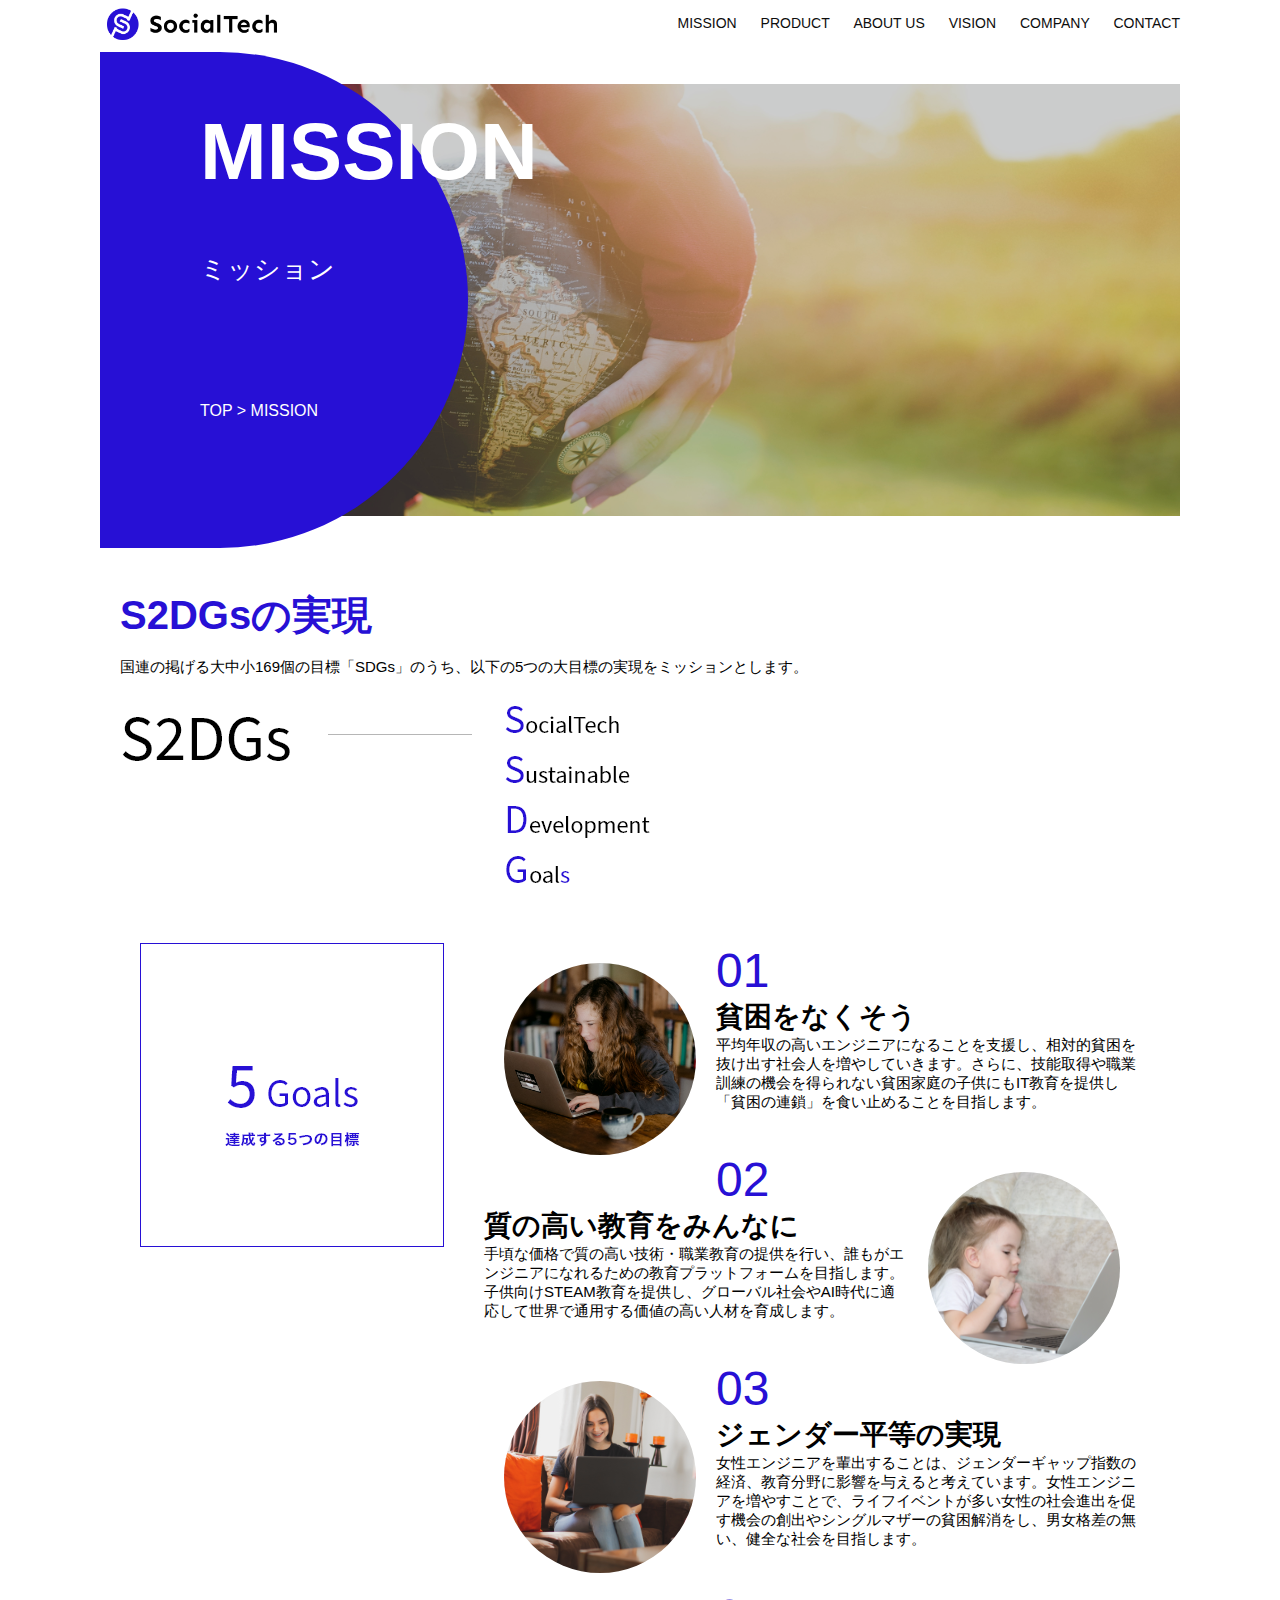
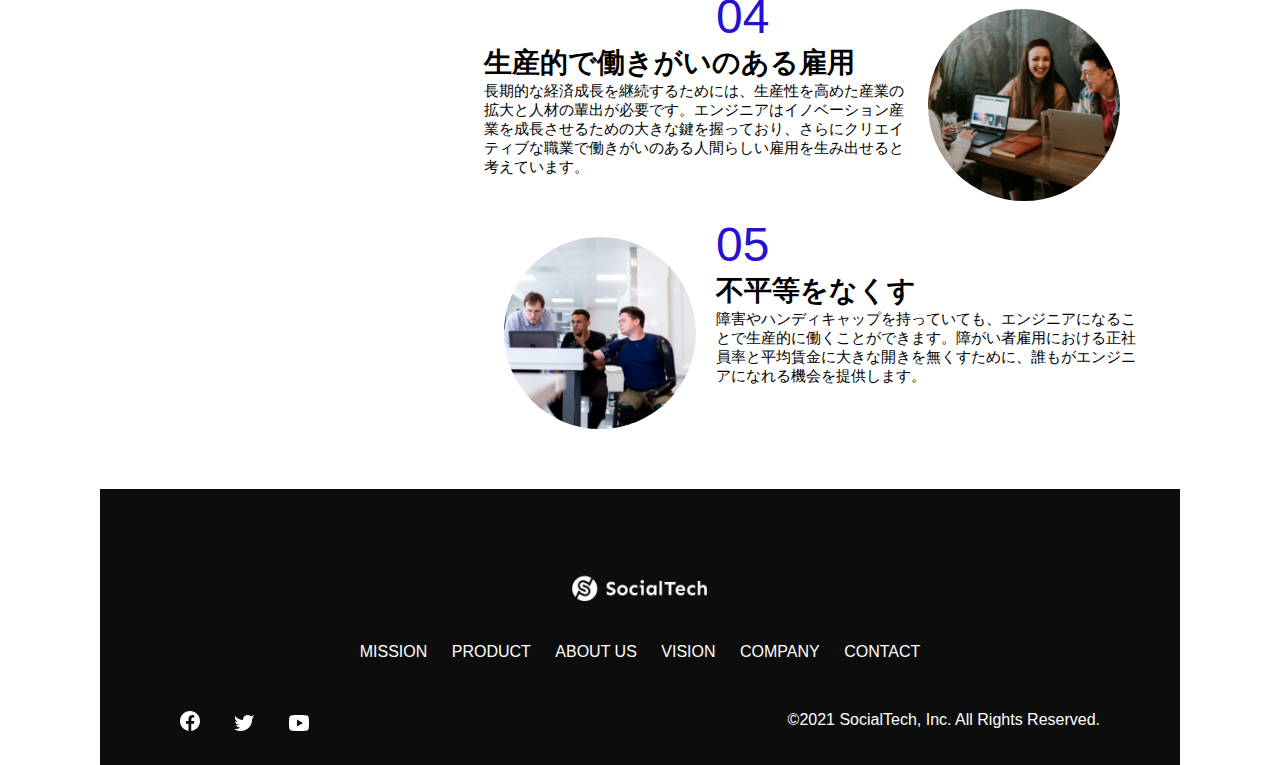
<file: mission.html>
<!DOCTYPE html>
<html>
    <head>
        <title>SocialTech - MISSION ミッション -</title>
        <meta charset="utf-8">
        <meta name="description" content="SocialTechが目指す5つの目標(S2DGs)を紹介します">
        <meta name="viewport" content="width=device-width, initial-scale=1.0">
        <link rel="stylesheet" href="style.css">
    </head>

    <body>
        <!-- ヘッダー -->
        <header>
            <!-- ロゴ -->
            <a href="index.html" id="logo"><img src="images/logo.png" alt="トップページに戻る"></a>

            <!-- PC用ナビゲーション -->
            <nav id="nav-pc">
                <a href="mission.html">MISSION</a>
                <a href="product.html">PRODUCT</a>
                <a href="index.html#aboutus">ABOUT US</a>
                <a href="index.html#vision">VISION</a>
                <a href="index.html#company">COMPANY</a>
                <a href="index.html#contact">CONTACT</a>
            </nav>

            <!-- スマホ用メニューボタン -->
            <img id="menu-sp" src="images/button-menu.png" alt="ナビゲーションを開く" onclick="document.getElementById('nav-sp').style.display = 'block'">
            
            <!-- スマホ用ナビゲーション -->
            <nav id="nav-sp">
                <img id="close" src="images/button-close.png" alt="ナビゲーションを閉じる" onclick="document.getElementById('nav-sp').style.display = 'none'">
                <a id="logo-sp" href="index.html" onclick="document.getElementById('nav-sp').style.display = 'none'">
                    <img src="images/logo-sp.png" alt="トップページに戻る"></a>
                <a class="menu" href="mission.html" onclick="document.getElementById('nav-sp').style.display = 'none'">MISSION</a>
                <a class="menu" href="product.html" onclick="document.getElementById('nav-sp').style.display = 'none'">PRODUCT</a>
                <a class="menu" href="index.html#aboutus" onclick="document.getElementById('nav-sp').style.display = 'none'">ABOUT US</a>
                <a class="menu" href="index.html#vision" onclick="document.getElementById('nav-sp').style.display = 'none'">VISION</a>
                <a class="menu" href="index.html#company" onclick="document.getElementById('nav-sp').style.display = 'none'">COMPANY</a>
                <a class="menu" href="index.html#contact" onclick="document.getElementById('nav-sp').style.display = 'none'">CONTACT</a> 
                <div id="sns">
                    <a href="https://www.facebook.com/sejuku2013"><img src="images/button-facebook.png" alt="Facebookのリンク"></a>
                    <a href="https://twitter.com/samuraijuku"><img src="images/button-twitter.png" alt="Twitterのリンク"></a>
                    <a href="https://www.youtube.com/channel/UCCFOQO5aDK0xXam4cUQXT8g"><img src="images/button-youtube.png" alt="YouTubeのリンク"></a>
                </div>
            </nav>
        </header>

        <main>
            <article>
                <section id="mission-main">
                    <div id="mission-title">
                        <h1>MISSION</h1>
                        <span>ミッション</span>
                        <div>TOP > MISSION</div>
                    </div>
                </section>
                <section id="mission-s2dgs">
                    <h2 class="mission-h2">S2DGsの実現</h2>
                    <p>国連の掲げる大中小169個の目標「SDGs」のうち、以下の5つの大目標の実現をミッションとします。</p>
                    <img src="images/mission/mission-s2dgs.png" alt="S2DGs">
                </section>
                <section id="mission-5goals">
                    <div>
                        <img id="s2dgs-image" src="images/mission/mission-5goals.png" alt="5Goals">
                    </div>
                    <div>
                        <div>
                            <img class="fivegoals-image-left" src="images/mission/mission-5goals01.png" alt="PCを操作する女の子">
                            <span class="fivegoals-number">01</span>
                            <h3 class="fivegoals-h3">貧困をなくそう</h3>
                            <p class="fivegoals-p">
                                平均年収の高いエンジニアになることを支援し、相対的貧困を抜け出す社会人を増やしていきます。さらに、技能取得や職業訓練の機会を得られない貧困家庭の子供にもIT教育を提供し「貧困の連鎖」を食い止めることを目指します。
                            </p>
                        </div>

                        <div>
                            <img class="fivegoals-image-right" src="images/mission/mission-5goals02.png" alt="PCを見つめる小さい女の子">
                            <span class="fivegoals-number">02</span>
                            <h3 class="fivegoals-h3">質の高い教育をみんなに</h3>
                            <p class="fivegoals-p">
                            手頃な価格で質の高い技術・職業教育の提供を行い、誰もがエンジニアになれるための教育プラットフォームを目指します。子供向けSTEAM教育を提供し、グローバル社会やAI時代に適応して世界で通用する価値の高い人材を育成します。
                            </p>
                        </div>

                        <div>
                            <img class="fivegoals-image-left" src="images/mission/mission-5goals03.png" alt="PCを操作する女性">
                            <span class="fivegoals-number">03</span>
                            <h3 class="fivegoals-h3">ジェンダー平等の実現</h3>
                            <p class="fivegoals-p">
                                女性エンジニアを輩出することは、ジェンダーギャップ指数の経済、教育分野に影響を与えると考えています。女性エンジニアを増やすことで、ライフイベントが多い女性の社会進出を促す機会の創出やシングルマザーの貧困解消をし、男女格差の無い、健全な社会を目指します。
                            </p>
                        </div>

                        <div>
                            <img class="fivegoals-image-right" src="images/mission/mission-5goals04.png" alt="笑顔で話し合う3人の男女">
                            <span class="fivegoals-number">04</span>
                            <h3 class="fivegoals-h3">生産的で働きがいのある雇用</h3>
                            <p class="fivegoals-p">
                                長期的な経済成長を継続するためには、生産性を高めた産業の拡大と人材の輩出が必要です。エンジニアはイノベーション産業を成長させるための大きな鍵を握っており、さらにクリエイティブな職業で働きがいのある人間らしい雇用を生み出せると考えています。
                            </p>
                        </div>

                        <div>
                            <img class="fivegoals-image-left" src="images/mission/mission-5goals05.png" alt="障害を持つ男性が生き生きと働く様子">
                            <span class="fivegoals-number">05</span>
                            <h3 class="fivegoals-h3">不平等をなくす</h3>
                            <p class="fivegoals-p">
                                障害やハンディキャップを持っていても、エンジニアになることで生産的に働くことができます。障がい者雇用における正社員率と平均賃金に大きな開きを無くすために、誰もがエンジニアになれる機会を提供します。
                            </p>
                        </div>
                    </div>
                </section>
            </article>
            <footer>
                <div id="footer-logo">
                    <img src="images/logo-sp.png" alt="SocialTech">
                </div>
                <div id="footer-link">
                    <a href="mission.html">MISSION</a>
                    <a href="product.html">PRODUCT</a>
                    <a href="index.html#aboutus">ABOUT US</a>
                    <a href="index.html#vision">VISION</a>
                    <a href="index.html#company">COMPANY</a>
                    <a href="index.html#contact">CONTACT</a>
                </div>
                <div id="sns-footer">
                    <a href="https://www.facebook.com/sejuku2013"><img src="images/button-facebook.png" alt="Facebookのリンク"></a>
                    <a href="https://twitter.com/samuraijuku"><img src="images/button-twitter.png" alt="Twitterのリンク"></a>
                    <a href="https://www.youtube.com/channel/UCCFOQO5aDK0xXam4cUQXT8g"><img src="images/button-youtube.png" alt="YouTubeのリンク"></a>
                    <span id="copyright">&copy;2021 SocialTech, Inc. All Rights Reserved.</span>
                </div>
            </footer>
        </main>
    </body>
</html>
</file>
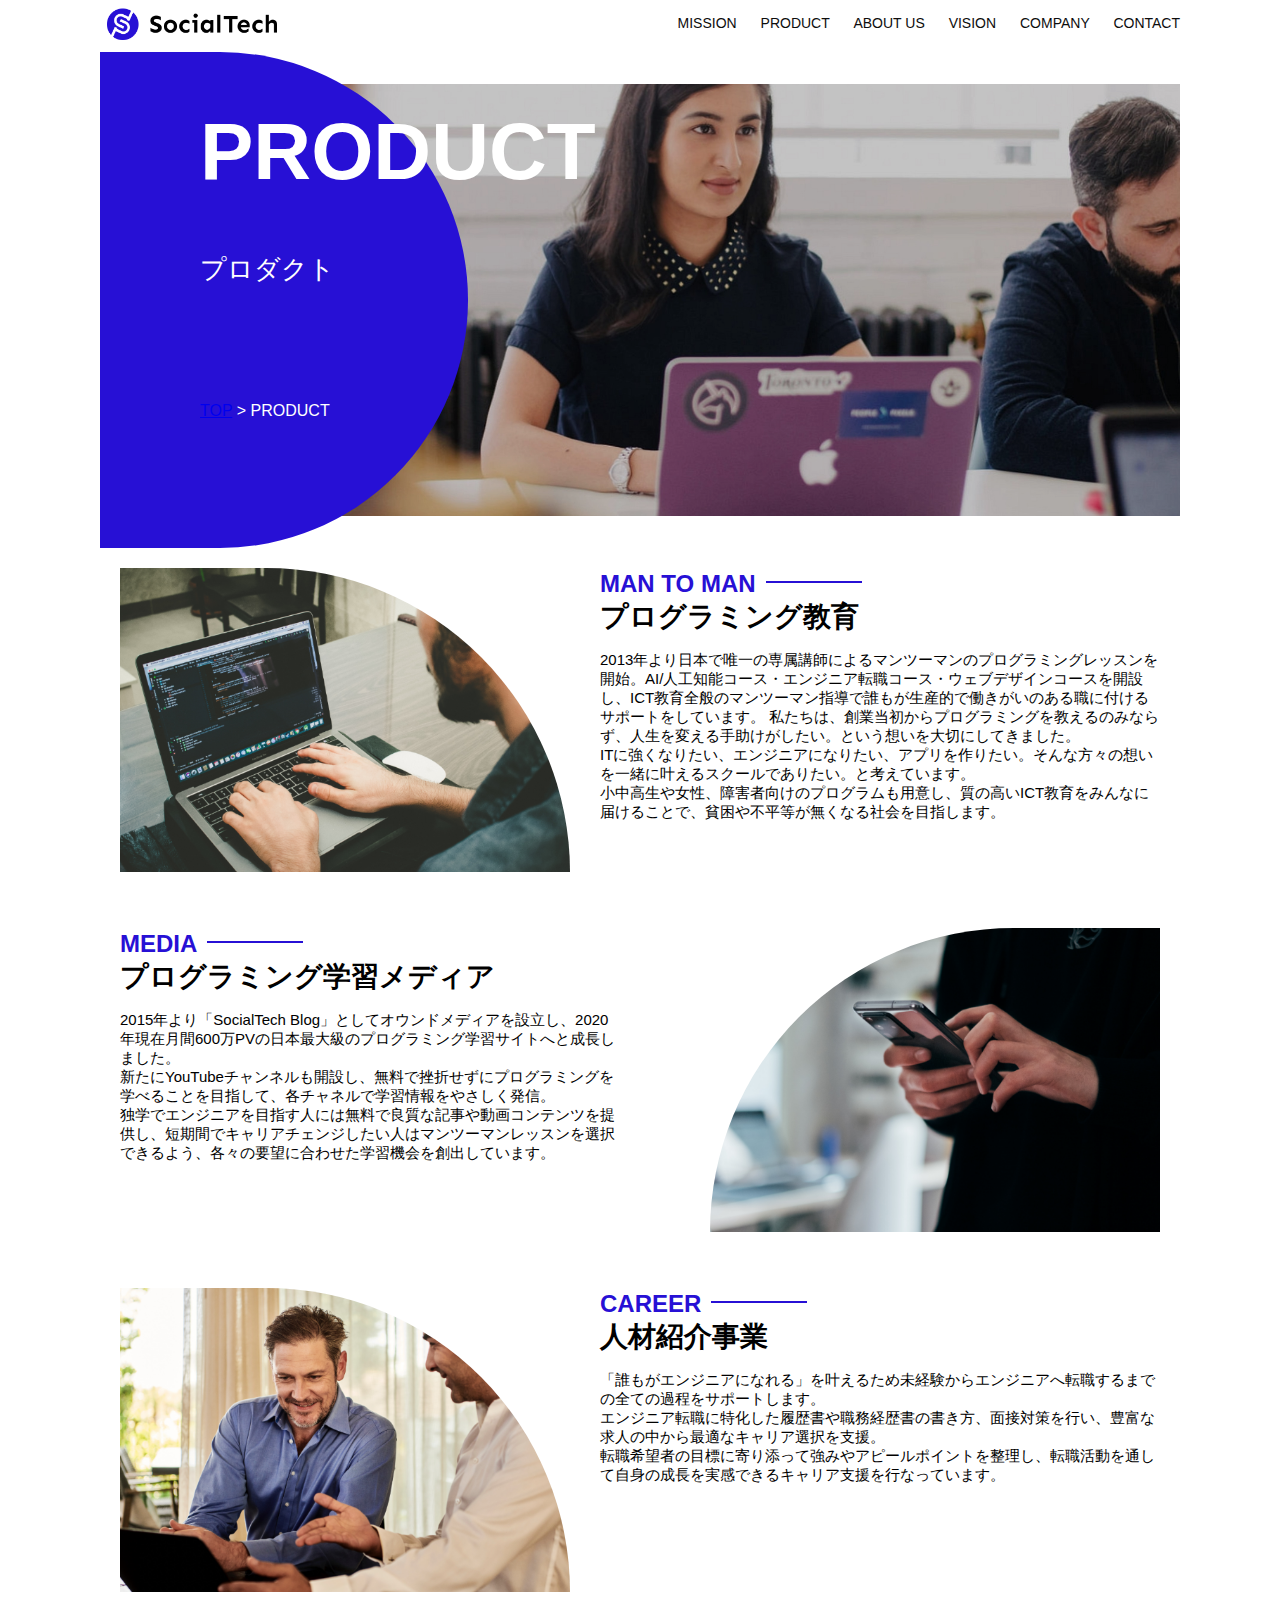
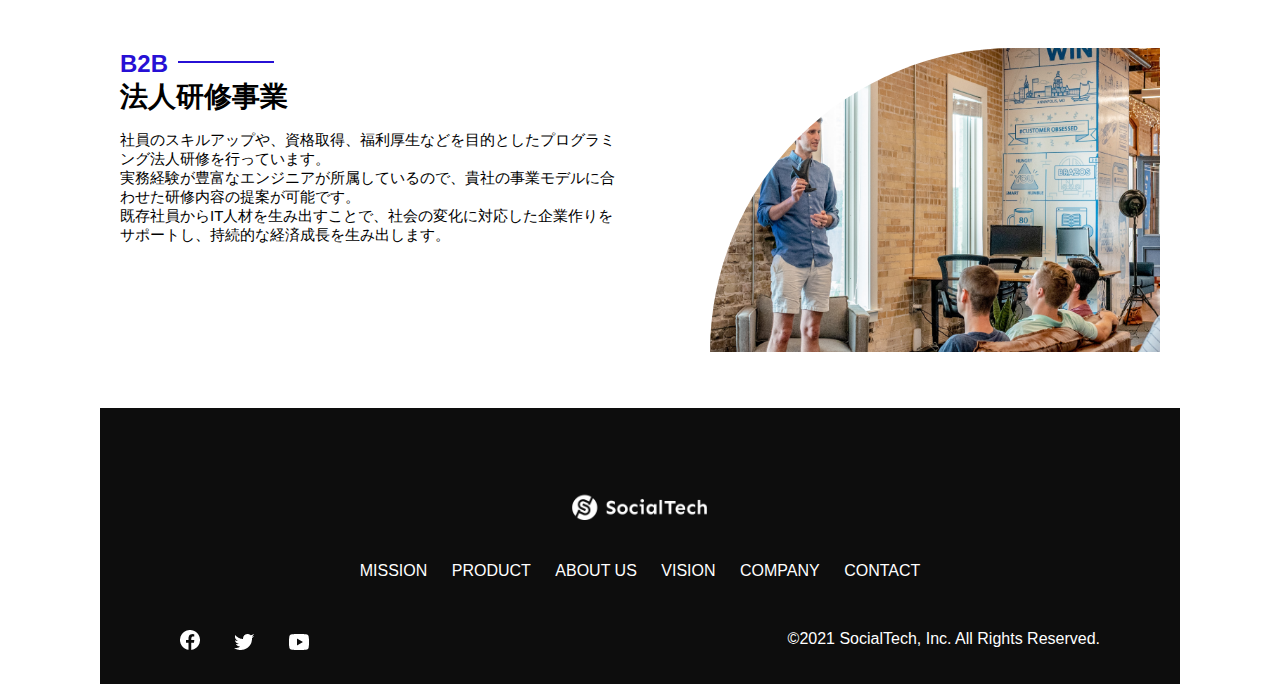
<file: product-try.html>
<!DOCTYPE html>
<html>
    <head>
        <title>SocialTech -PRODUCT プロダクト -</title>
        <meta charset="utf-8">
        <meta name="description" content="SocialTechの4つのプロダクトを紹介します">
        <meta name="viewport" content="width=device-width, initial-scale=1.0">
        <link rel="stylesheet" href="style.css">
    </head>

    <body>
        <!-- ヘッダー -->
        <header>
            <!-- ロゴ -->
            <a href="index.html" id="logo"><img src="images/logo.png" alt="トップページに戻る"></a>

            <!-- PC用ナビゲーション -->
            <nav id="nav-pc">
                <a href="mission.html">MISSION</a>
                <a href="product.html">PRODUCT</a>
                <a href="index.html#aboutus">ABOUT US</a>
                <a href="index.html#vision">VISION</a>
                <a href="index.html#company">COMPANY</a>
                <a href="index.html#contact">CONTACT</a>
            </nav>

            <!-- スマホ用メニューボタン -->
            <img id="menu-sp" src="images/button-menu.png" alt="ナビゲーションを開く" onclick="document.getElementById('nav-sp').style.display = 'block'">

            <!-- スマホ用ナビゲーション -->
            <nav id="nav-sp">
                <img id="close" src="images/button-close.png" alt="ナビゲーションを閉じる" onclick="document.getElementById('nav-sp').style.display = 'none'">
                <a id="logo-sp" href="index.html" onclick="document.getElementById('nav-sp').style.display = 'none'">
                <img src="images/logo-sp.png" alt="トップページに戻る"></a>
                <a class="menu" href="mission.html" onclick="document.getElementById('nav-sp').style.display = 'none'">MISSION</a>
                <a class="menu" href="product.html" onclick="document.getElementById('nav-sp').style.display = 'none'">PRODUCT</a>
                <a class="menu" href="index.html#aboutus" onclick="document.getElementById('nav-sp').style.display = 'none'">ABOUT US</a>
                <a class="menu" href="index.html#vision" onclick="document.getElementById('nav-sp').style.display = 'none'">VISION</a>
                <a class="menu" href="index.html#company" onclick="document.getElementById('nav-sp').style.display = 'none'">COMPANY</a>
                <a class="menu" href="index.html#contact" onclick="document.getElementById('nav-sp').style.display = 'none'">CONTACT</a>
                <div id="sns">
                    <a href="https://www.facebook.com/sejuku2013"><img src="images/button-facebook.png" alt="Facebookのリンク"></a>
                    <a href="https://twitter.com/samuraijuku"><img src="images/button-twitter.png" alt="Twitterのリンク"></a>
                    <a href="https://www.youtube.com/channel/UCCFOQO5aDK0xXam4cUQXT8g"><img src="images/button-youtube.png" alt="YouTubeのリンク"></a>
                </div>
            </nav>
        </header>
        <main>
            <article>
                <section id="product-main">
                    <div id="product-title">
                        <h1>PRODUCT</h1>
                        <span>プロダクト</span>
                        <div><a href="index.html">TOP</a> > PRODUCT</div>
                    </div>
                </section>

                <section class="product-section1">
                    <img src="images/product/product-mantoman.png" alt="PCでコードを書く男性">
                    <div>
                        <h2 class="product-h2">MAN TO MAN</h2>
                        <h3 class="product-h3">プログラミング教育</h3>
                        <p>
                            2013年より日本で唯一の専属講師によるマンツーマンのプログラミングレッスンを開始。AI/人工知能コース・エンジニア転職コース・ウェブデザインコースを開設し、ICT教育全般のマンツーマン指導で誰もが生産的で働きがいのある職に付けるサポートをしています。
                            私たちは、創業当初からプログラミングを教えるのみならず、人生を変える手助けがしたい。という想いを大切にしてきました。<br>ITに強くなりたい、エンジニアになりたい、アプリを作りたい。そんな方々の想いを一緒に叶えるスクールでありたい。と考えています。<br>小中高生や女性、障害者向けのプログラムも用意し、質の高いICT教育をみんなに届けることで、貧困や不平等が無くなる社会を目指します。 
                        </p>
                    </div>
                </section>
                <section class="product-section2">
                    <div>
                        <h2 class="product-h2">MEDIA</h2>
                        <h3 class="product-h3">プログラミング学習メディア</h3>
                        <p>
                            2015年より「SocialTech Blog」としてオウンドメディアを設立し、2020年現在月間600万PVの日本最大級のプログラミング学習サイトへと成長しました。<br>新たにYouTubeチャンネルも開設し、無料で挫折せずにプログラミングを学べることを目指して、各チャネルで学習情報をやさしく発信。<br>独学でエンジニアを目指す人には無料で良質な記事や動画コンテンツを提供し、短期間でキャリアチェンジしたい人はマンツーマンレッスンを選択できるよう、各々の要望に合わせた学習機会を創出しています。
                        </p>
                    </div>
                    <img src="images/product/product-media.png" alt="スマートフォンを操作する人 ">
                </section>
                <section class="product-section1">
                    <img src="images/product/product-career.png" alt="笑顔で話し合う2人の男性">
                    <div>
                      <h2 class="product-h2">CAREER</h2>
                      <h3 class="product-h3">人材紹介事業</h3>
                      <p>
                        「誰もがエンジニアになれる」を叶えるため未経験からエンジニアへ転職するまでの全ての過程をサポートします。<br>エンジニア転職に特化した履歴書や職務経歴書の書き方、面接対策を行い、豊富な求人の中から最適なキャリア選択を支援。<br>転職希望者の目標に寄り添って強みやアピールポイントを整理し、転職活動を通して自身の成長を実感できるキャリア支援を行なっています。<br>
                      </p>
                    </div>
                  </section>
                  <section class="product-section2">
                    <div>
                      <h2 class="product-h2">B2B</h2>
                      <h3 class="product-h3">法人研修事業</h3>
                      <p>
                        社員のスキルアップや、資格取得、福利厚生などを目的としたプログラミング法人研修を行っています。<br>実務経験が豊富なエンジニアが所属しているので、貴社の事業モデルに合わせた研修内容の提案が可能です。<br>既存社員からIT人材を生み出すことで、社会の変化に対応した企業作りをサポートし、持続的な経済成長を生み出します。
                      </p>
                    </div>
                    <img src="images/product/product-b2b.png" alt="講演中の男性とそれを聴く人々">
                  </section>
            </article>
            <footer>
                <div id="footer-logo">
                    <img src="images/logo-sp.png" alt="SocialTech">
                </div>
                <div id="footer-link">
                    <a href="mission.html">MISSION</a>
                    <a href="product.html">PRODUCT</a>
                    <a href="index.html#aboutus">ABOUT US</a>
                    <a href="index.html#vision">VISION</a>
                    <a href="index.html#company">COMPANY</a>
                    <a href="index.html#contact">CONTACT</a>
                </div>
                <div id="sns-footer">
                    <a href="https://www.facebook.com/sejuku2013"><img src="images/button-facebook.png" alt="Facebookのリンク"></a>
                    <a href="https://twitter.com/samuraijuku"><img src="images/button-twitter.png" alt="Twitterのリンク"></a>
                    <a href="https://www.youtube.com/channel/UCCFOQO5aDK0xXam4cUQXT8g"><img src="images/button-youtube.png" alt="YouTubeのリンク"></a>
                    <span id="copyright">&copy;2021 SocialTech, Inc. All Rights Reserved.</span>
                </div>
            </footer>
        </main>
    </body>
</html>
</file>
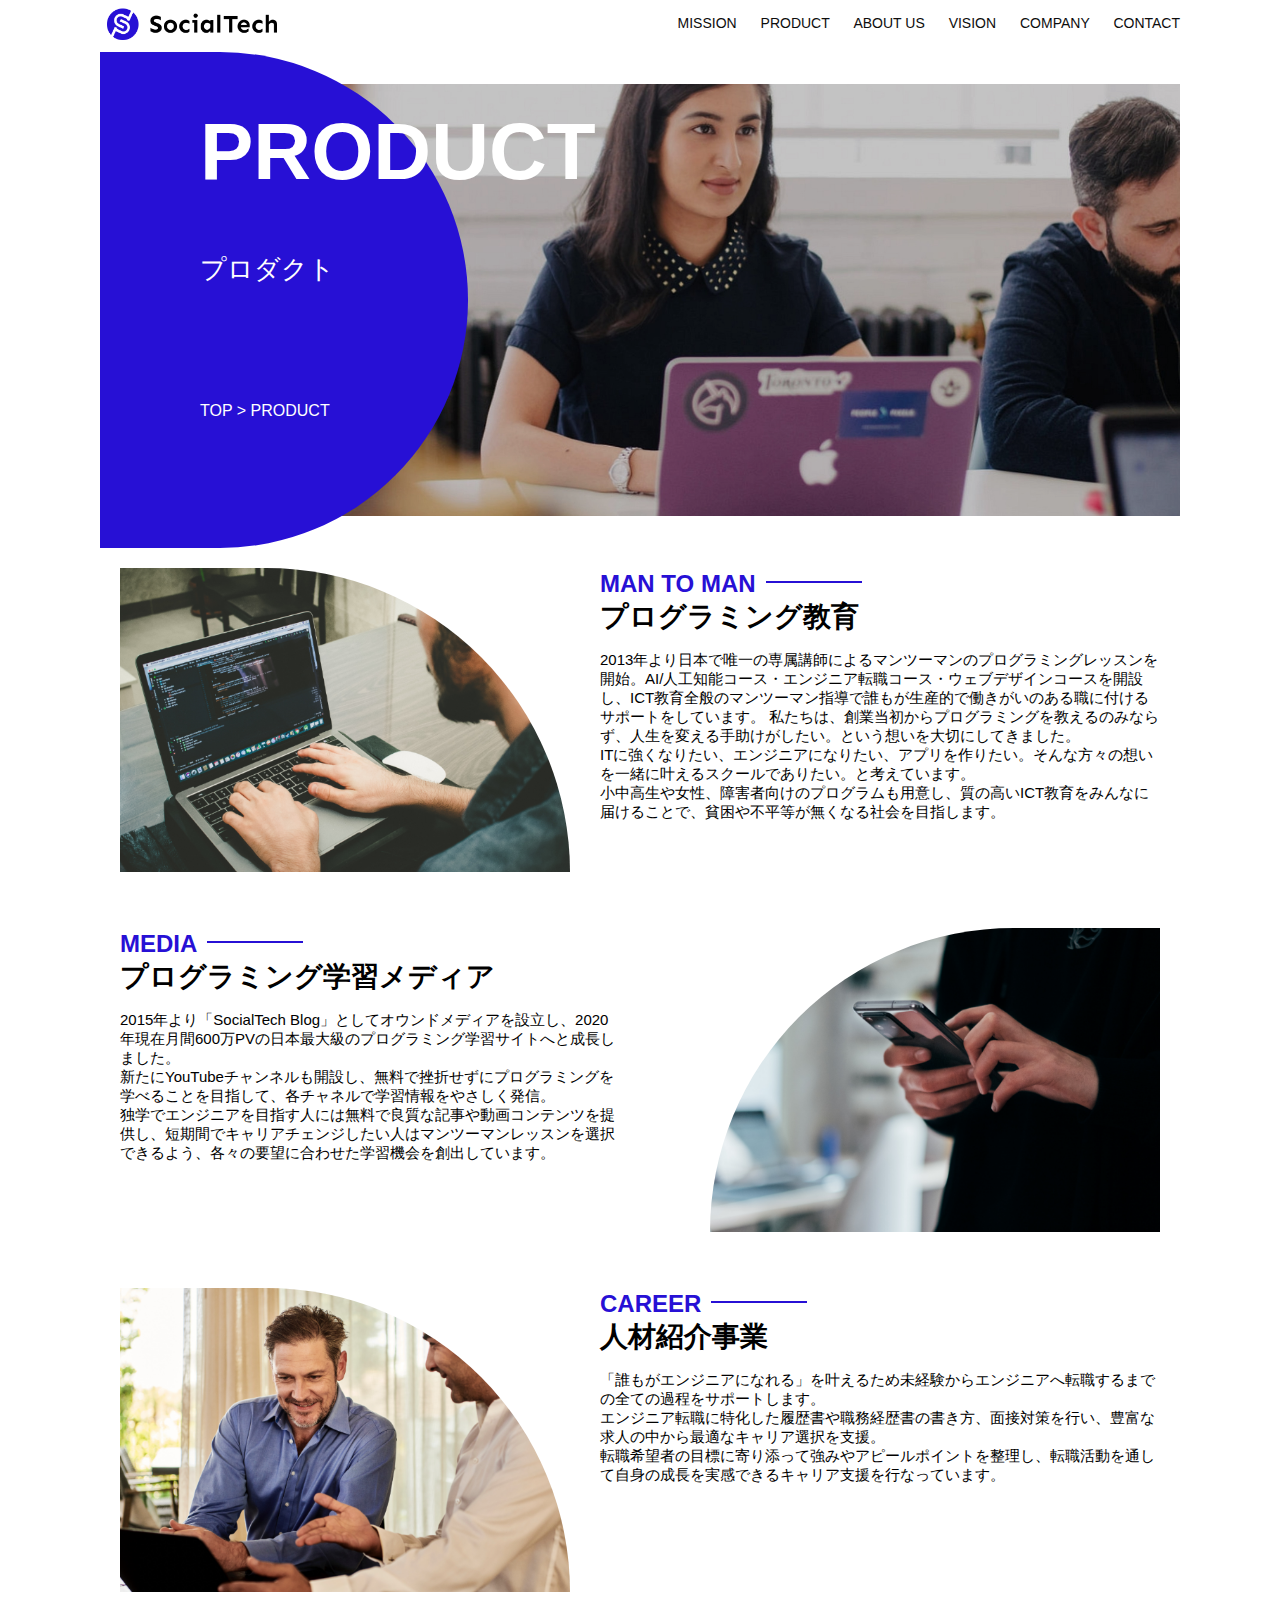
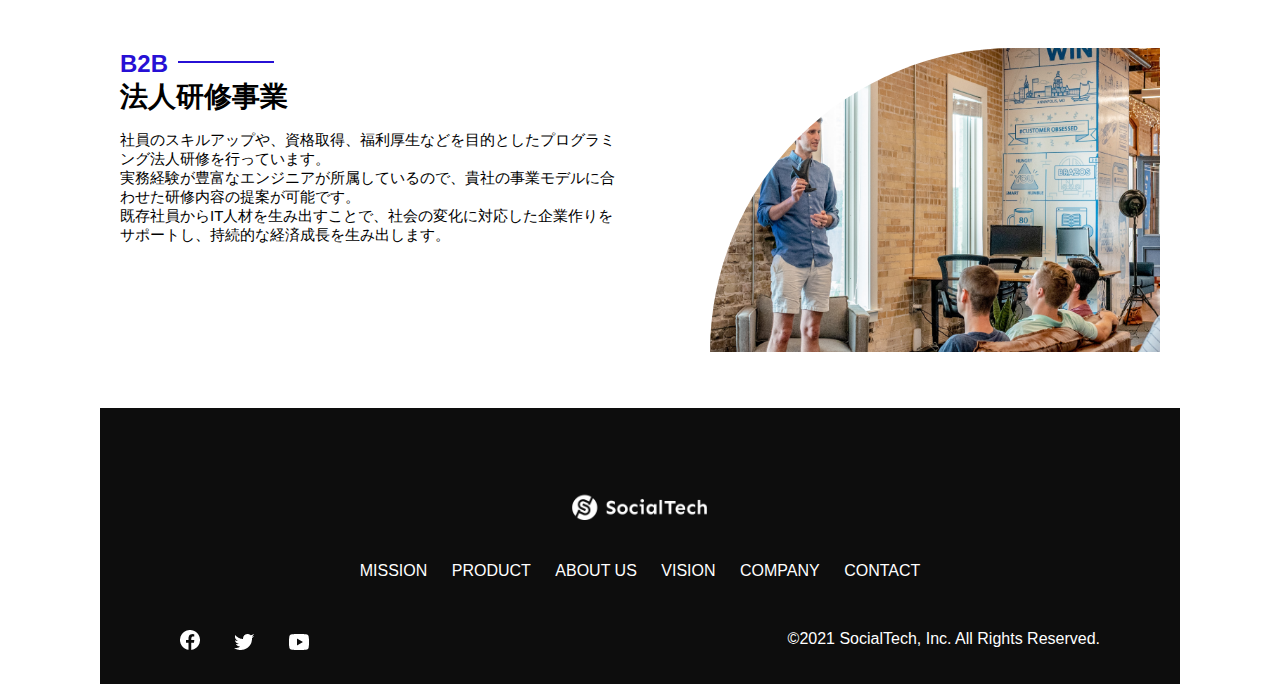
<file: product.html>
<!DOCTYPE html>
<html>
    <head>
        <title>SocialTech -PRODUCT プロダクト -</title>
        <meta charset="utf-8">
        <meta name="description" content="SocialTechの4つのプロダクトを紹介します">
        <meta name="viewport" content="width=device-width, initial-scale=1.0">
        <link rel="stylesheet" href="style.css">
    </head>

    <body>
        <!-- ヘッダー -->
        <header>
            <!-- ロゴ -->
            <a href="index.html" id="logo"><img src="images/logo.png" alt="トップページに戻る"></a>

            <!-- PC用ナビゲーション -->
            <nav id="nav-pc">
                <a href="mission.html">MISSION</a>
                <a href="product.html">PRODUCT</a>
                <a href="index.html#aboutus">ABOUT US</a>
                <a href="index.html#vision">VISION</a>
                <a href="index.html#company">COMPANY</a>
                <a href="index.html#contact">CONTACT</a>
            </nav>

            <!-- スマホ用メニューボタン -->
            <img id="menu-sp" src="images/button-menu.png" alt="ナビゲーションを開く" onclick="document.getElementById('nav-sp').style.display = 'block'">

            <!-- スマホ用ナビゲーション -->
            <nav id="nav-sp">
                <img id="close" src="images/button-close.png" alt="ナビゲーションを閉じる" onclick="document.getElementById('nav-sp').style.display = 'none'">
                <a id="logo-sp" href="index.html" onclick="document.getElementById('nav-sp').style.display = 'none'">
                <img src="images/logo-sp.png" alt="トップページに戻る"></a>
                <a class="menu" href="mission.html" onclick="document.getElementById('nav-sp').style.display = 'none'">MISSION</a>
                <a class="menu" href="product.html" onclick="document.getElementById('nav-sp').style.display = 'none'">PRODUCT</a>
                <a class="menu" href="index.html#aboutus" onclick="document.getElementById('nav-sp').style.display = 'none'">ABOUT US</a>
                <a class="menu" href="index.html#vision" onclick="document.getElementById('nav-sp').style.display = 'none'">VISION</a>
                <a class="menu" href="index.html#company" onclick="document.getElementById('nav-sp').style.display = 'none'">COMPANY</a>
                <a class="menu" href="index.html#contact" onclick="document.getElementById('nav-sp').style.display = 'none'">CONTACT</a>
                <div id="sns">
                    <a href="https://www.facebook.com/sejuku2013"><img src="images/button-facebook.png" alt="Facebookのリンク"></a>
                    <a href="https://twitter.com/samuraijuku"><img src="images/button-twitter.png" alt="Twitterのリンク"></a>
                    <a href="https://www.youtube.com/channel/UCCFOQO5aDK0xXam4cUQXT8g"><img src="images/button-youtube.png" alt="YouTubeのリンク"></a>
                </div>
            </nav>
        </header>
        <main>
            <article>
                <section id="product-main">
                    <div id="product-title">
                        <h1>PRODUCT</h1>
                        <span>プロダクト</span>
                        <div>TOP > PRODUCT</div>
                    </div>
                </section>

                <section class="product-section1">
                    <img src="images/product/product-mantoman.png" alt="PCでコードを書く男性">
                    <div>
                        <h2 class="product-h2">MAN TO MAN</h2>
                        <h3 class="product-h3">プログラミング教育</h3>
                        <p>
                            2013年より日本で唯一の専属講師によるマンツーマンのプログラミングレッスンを開始。AI/人工知能コース・エンジニア転職コース・ウェブデザインコースを開設し、ICT教育全般のマンツーマン指導で誰もが生産的で働きがいのある職に付けるサポートをしています。
                            私たちは、創業当初からプログラミングを教えるのみならず、人生を変える手助けがしたい。という想いを大切にしてきました。<br>ITに強くなりたい、エンジニアになりたい、アプリを作りたい。そんな方々の想いを一緒に叶えるスクールでありたい。と考えています。<br>小中高生や女性、障害者向けのプログラムも用意し、質の高いICT教育をみんなに届けることで、貧困や不平等が無くなる社会を目指します。 
                        </p>
                    </div>
                </section>
                <section class="product-section2">
                    <div>
                        <h2 class="product-h2">MEDIA</h2>
                        <h3 class="product-h3">プログラミング学習メディア</h3>
                        <p>
                            2015年より「SocialTech Blog」としてオウンドメディアを設立し、2020年現在月間600万PVの日本最大級のプログラミング学習サイトへと成長しました。<br>新たにYouTubeチャンネルも開設し、無料で挫折せずにプログラミングを学べることを目指して、各チャネルで学習情報をやさしく発信。<br>独学でエンジニアを目指す人には無料で良質な記事や動画コンテンツを提供し、短期間でキャリアチェンジしたい人はマンツーマンレッスンを選択できるよう、各々の要望に合わせた学習機会を創出しています。
                        </p>
                    </div>
                    <img src="images/product/product-media.png" alt="スマートフォンを操作する人 ">
                </section>
                <section class="product-section1">
                    <img src="images/product/product-career.png" alt="笑顔で話し合う2人の男性">
                    <div>
                      <h2 class="product-h2">CAREER</h2>
                      <h3 class="product-h3">人材紹介事業</h3>
                      <p>
                        「誰もがエンジニアになれる」を叶えるため未経験からエンジニアへ転職するまでの全ての過程をサポートします。<br>エンジニア転職に特化した履歴書や職務経歴書の書き方、面接対策を行い、豊富な求人の中から最適なキャリア選択を支援。<br>転職希望者の目標に寄り添って強みやアピールポイントを整理し、転職活動を通して自身の成長を実感できるキャリア支援を行なっています。<br>
                      </p>
                    </div>
                  </section>
                  <section class="product-section2">
                    <div>
                      <h2 class="product-h2">B2B</h2>
                      <h3 class="product-h3">法人研修事業</h3>
                      <p>
                        社員のスキルアップや、資格取得、福利厚生などを目的としたプログラミング法人研修を行っています。<br>実務経験が豊富なエンジニアが所属しているので、貴社の事業モデルに合わせた研修内容の提案が可能です。<br>既存社員からIT人材を生み出すことで、社会の変化に対応した企業作りをサポートし、持続的な経済成長を生み出します。
                      </p>
                    </div>
                    <img src="images/product/product-b2b.png" alt="講演中の男性とそれを聴く人々">
                  </section>
            </article>
            <footer>
                <div id="footer-logo">
                    <img src="images/logo-sp.png" alt="SocialTech">
                </div>
                <div id="footer-link">
                    <a href="mission.html">MISSION</a>
                    <a href="product.html">PRODUCT</a>
                    <a href="index.html#aboutus">ABOUT US</a>
                    <a href="index.html#vision">VISION</a>
                    <a href="index.html#company">COMPANY</a>
                    <a href="index.html#contact">CONTACT</a>
                </div>
                <div id="sns-footer">
                    <a href="https://www.facebook.com/sejuku2013"><img src="images/button-facebook.png" alt="Facebookのリンク"></a>
                    <a href="https://twitter.com/samuraijuku"><img src="images/button-twitter.png" alt="Twitterのリンク"></a>
                    <a href="https://www.youtube.com/channel/UCCFOQO5aDK0xXam4cUQXT8g"><img src="images/button-youtube.png" alt="YouTubeのリンク"></a>
                    <span id="copyright">&copy;2021 SocialTech, Inc. All Rights Reserved.</span>
                </div>
            </footer>
        </main>
    </body>
</html>
</file>
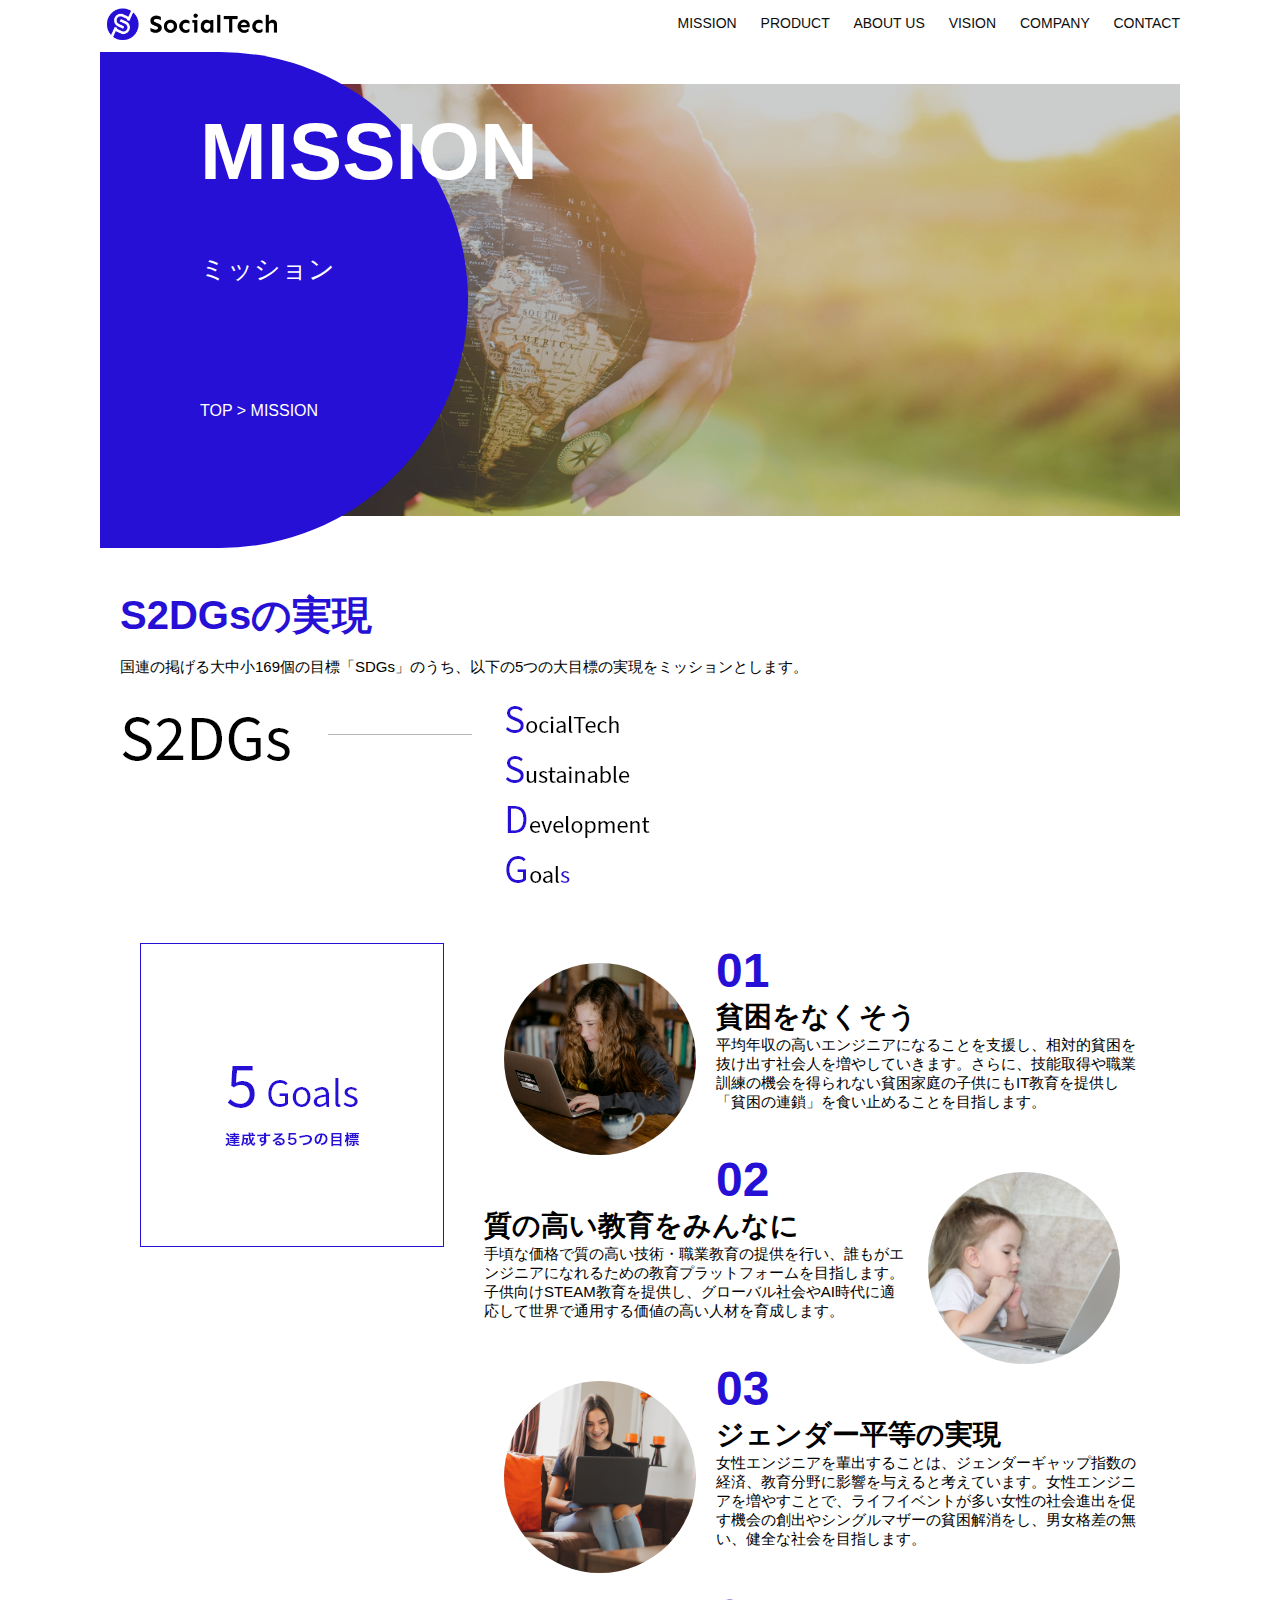
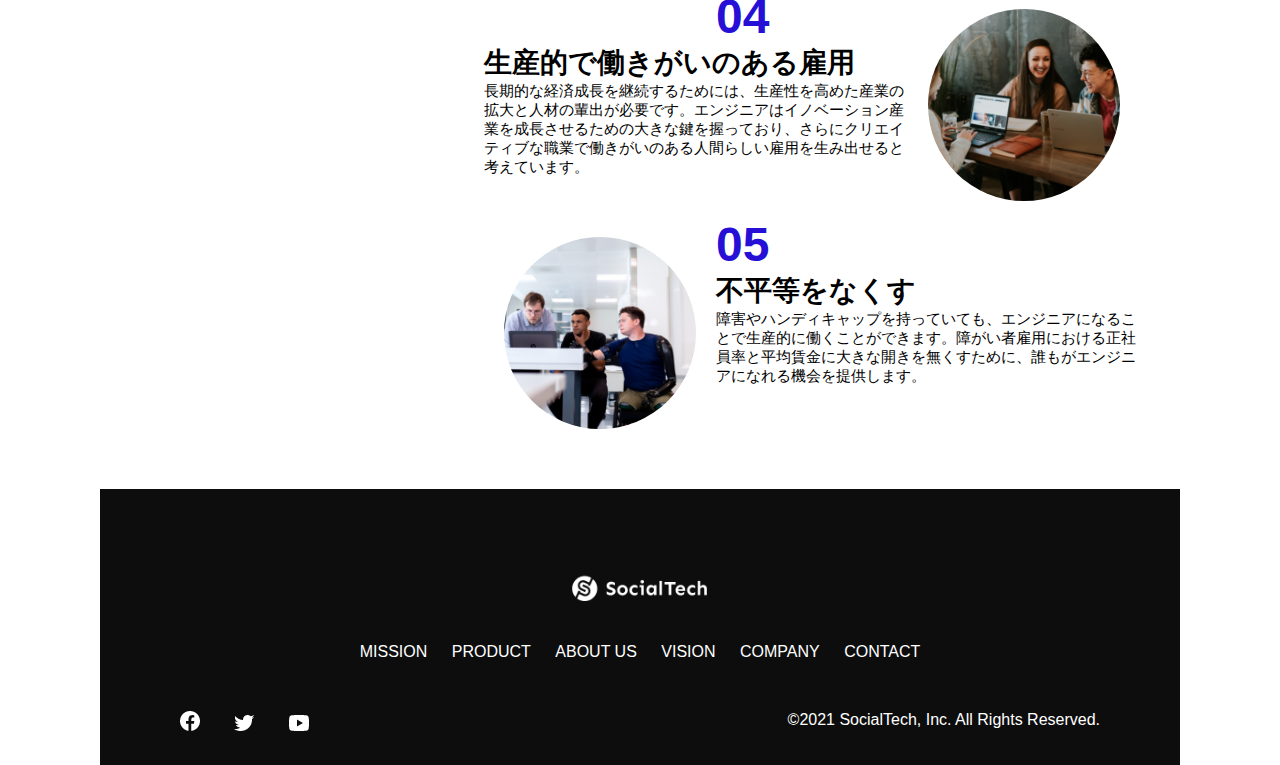
<file: demo/mission.html>
<!DOCTYPE html>
<html>

<head>
    <title>SocialTech - MISSON ミッション -</title>
    <meta charset="utf-8">
    <meta name="description" content="SocialTechが目指す5つの目標（S2DGs）を紹介します">
    <meta name="viewport" content="width=device-width, initial-scale=1.0">
    <link rel="stylesheet" href="style.css">
</head>

<body>
    <!-- ヘッダー -->
    <header>
        <!-- ロゴ -->
        <a href="index.html" id="logo"><img src="images/logo.png" alt="トップページに戻る"></a>

        <!-- PC用ナビゲーション -->
        <nav id="nav-pc">
            <a href="mission.html">MISSION</a>
            <a href="product.html">PRODUCT</a>
            <a href="index.html#aboutus">ABOUT US</a>
            <a href="index.html#vision">VISION</a>
            <a href="index.html#company">COMPANY</a>
            <a href="index.html#contact">CONTACT</a>
        </nav>

        <!-- スマホ用メニューボタン -->
        <img id="menu-sp" src="images/button-menu.png" alt="ナビゲーションを開く"
            onclick="document.getElementById('nav-sp').style.display = 'block'">

        <!-- スマホ用ナビゲーション -->
        <nav id="nav-sp">
            <img id="close" src="images/button-close.png" alt="ナビゲーションを閉じる"
                onclick="document.getElementById('nav-sp').style.display = 'none'">
            <a id="logo-sp" href="index.html" onclick="document.getElementById('nav-sp').style.display = 'none'"><img
                    src="images/logo-sp.png" alt="トップページに戻る"></a>
            <a class="menu" href="mission.html"
                onclick="document.getElementById('nav-sp').style.display = 'none'">MISSION</a>
            <a class="menu" href="product.html"
                onclick="document.getElementById('nav-sp').style.display = 'none'">PRODUCT</a>
            <a class="menu" href="index.html#aboutus"
                onclick="document.getElementById('nav-sp').style.display = 'none'">ABOUT US</a>
            <a class="menu" href="index.html#vision"
                onclick="document.getElementById('nav-sp').style.display = 'none'">VISION</a>
            <a class="menu" href="index.html#company"
                onclick="document.getElementById('nav-sp').style.display = 'none'">COMPANY</a>
            <a class="menu" href="index.html#contact"
                onclick="document.getElementById('nav-sp').style.display = 'none'">CONTACT</a>
            <div id="sns">
                <a href="https://www.facebook.com/sejuku2013"><img src="images/button-facebook.png"
                        alt="Facebookのリンク"></a>
                <a href="https://twitter.com/samuraijuku"><img src="images/button-twitter.png" alt="Twitterのリンク"></a>
                <a href="https://www.youtube.com/channel/UCCFOQO5aDK0xXam4cUQXT8g"><img src="images/button-youtube.png"
                        alt="YouTubeのリンク"></a>
            </div>
        </nav>
    </header>
    <main>
        <article>
            <section id="mission-main">
                <div id="mission-title">
                    <h1>MISSION</h1>
                    <span>ミッション</span>
                    <div>TOP > MISSION</div>
                </div>
            </section>
            <section id="mission-s2dgs">
                <h2 class="mission-h2">S2DGsの実現</h2>
                <p>国連の掲げる大中小169個の目標「SDGs」のうち、以下の5つの大目標の実現をミッションとします。</p>
                <img src="images/mission/mission-s2dgs.png" alt="S2DGs">
            </section>
            <section id="mission-5goals">
                <div>
                    <img id="s2dgs-image" src="images/mission/mission-5goals.png" alt="5Goals">
                </div>
                <div>
                    <div>
                        <img class="fivegoals-image-left" src="images/mission/mission-5goals01.png" alt="PCを操作する女の子">
                        <span class="fivegoals-number">01</span>
                        <h3 class="fivegoals-h3">貧困をなくそう</h3>
                        <p class="fivegoals-p">
                            平均年収の高いエンジニアになることを支援し、相対的貧困を抜け出す社会人を増やしていきます。さらに、技能取得や職業訓練の機会を得られない貧困家庭の子供にもIT教育を提供し「貧困の連鎖」を食い止めることを目指します。
                        </p>
                    </div>
                    <div>
                        <img class="fivegoals-image-right" src="images/mission/mission-5goals02.png"
                            alt="PCを見つめる小さい女の子">
                        <span class="fivegoals-number">02</span>
                        <h3 class="fivegoals-h3">質の高い教育をみんなに</h3>
                        <p class="fivegoals-p">
                            手頃な価格で質の高い技術・職業教育の提供を行い、誰もがエンジニアになれるための教育プラットフォームを目指します。子供向けSTEAM教育を提供し、グローバル社会やAI時代に適応して世界で通用する価値の高い人材を育成します。
                        </p>
                    </div>
                    <div>
                        <img class="fivegoals-image-left" src="images/mission/mission-5goals03.png" alt="PCを操作する女性">

                        <span class="fivegoals-number">03</span>
                        <h3 class="fivegoals-h3">ジェンダー平等の実現</h3>
                        <p class="fivegoals-p">
                            女性エンジニアを輩出することは、ジェンダーギャップ指数の経済、教育分野に影響を与えると考えています。女性エンジニアを増やすことで、ライフイベントが多い女性の社会進出を促す機会の創出やシングルマザーの貧困解消をし、男女格差の無い、健全な社会を目指します。
                        </p>
                    </div>
                    <div>
                        <img class="fivegoals-image-right" src="images/mission/mission-5goals04.png" alt="笑顔で話し合う3人の男女">
                        <span class="fivegoals-number">04</span>
                        <h3 class="fivegoals-h3">生産的で働きがいのある雇用</h3>
                        <p class="fivegoals-p">
                            長期的な経済成長を継続するためには、生産性を高めた産業の拡大と人材の輩出が必要です。エンジニアはイノベーション産業を成長させるための大きな鍵を握っており、さらにクリエイティブな職業で働きがいのある人間らしい雇用を生み出せると考えています。
                        </p>
                    </div>
                    <div>
                        <img class="fivegoals-image-left" src="images/mission/mission-5goals05.png"
                            alt="障害を持つ男性が生き生きと働く様子">
                        <span class="fivegoals-number">05</span>
                        <h3 class="fivegoals-h3">不平等をなくす</h3>
                        <p class="fivegoals-p">
                            障害やハンディキャップを持っていても、エンジニアになることで生産的に働くことができます。障がい者雇用における正社員率と平均賃金に大きな開きを無くすために、誰もがエンジニアになれる機会を提供します。
                        </p>
                    </div>
                </div>
            </section>
        </article>
        <footer>
            <div id="footer-logo">
                <img src="images/logo-sp.png" alt="SocialTech">
            </div>
            <div id="footer-link">
                <a href="mission.html">MISSION</a>
                <a href="product.html">PRODUCT</a>
                <a href="index.html#aboutus">ABOUT US</a>
                <a href="index.html#vision">VISION</a>
                <a href="index.html#company">COMPANY</a>
                <a href="index.html#contact">CONTACT</a>
            </div>
            <div id="sns-footer">
                <a href="https://www.facebook.com/sejuku2013"><img src="images/button-facebook.png"
                        alt="Facebookのリンク"></a>
                <a href="https://twitter.com/samuraijuku"><img src="images/button-twitter.png" alt="Twitterのリンク"></a>
                <a href="https://www.youtube.com/channel/UCCFOQO5aDK0xXam4cUQXT8g"><img src="images/button-youtube.png"
                        alt="YouTubeのリンク"></a>
                <span id="copyright">&copy;2021 SocialTech, Inc. All Rights Reserved. </span>
            </div>
        </footer>
    </main>
</body>

</html>
</file>
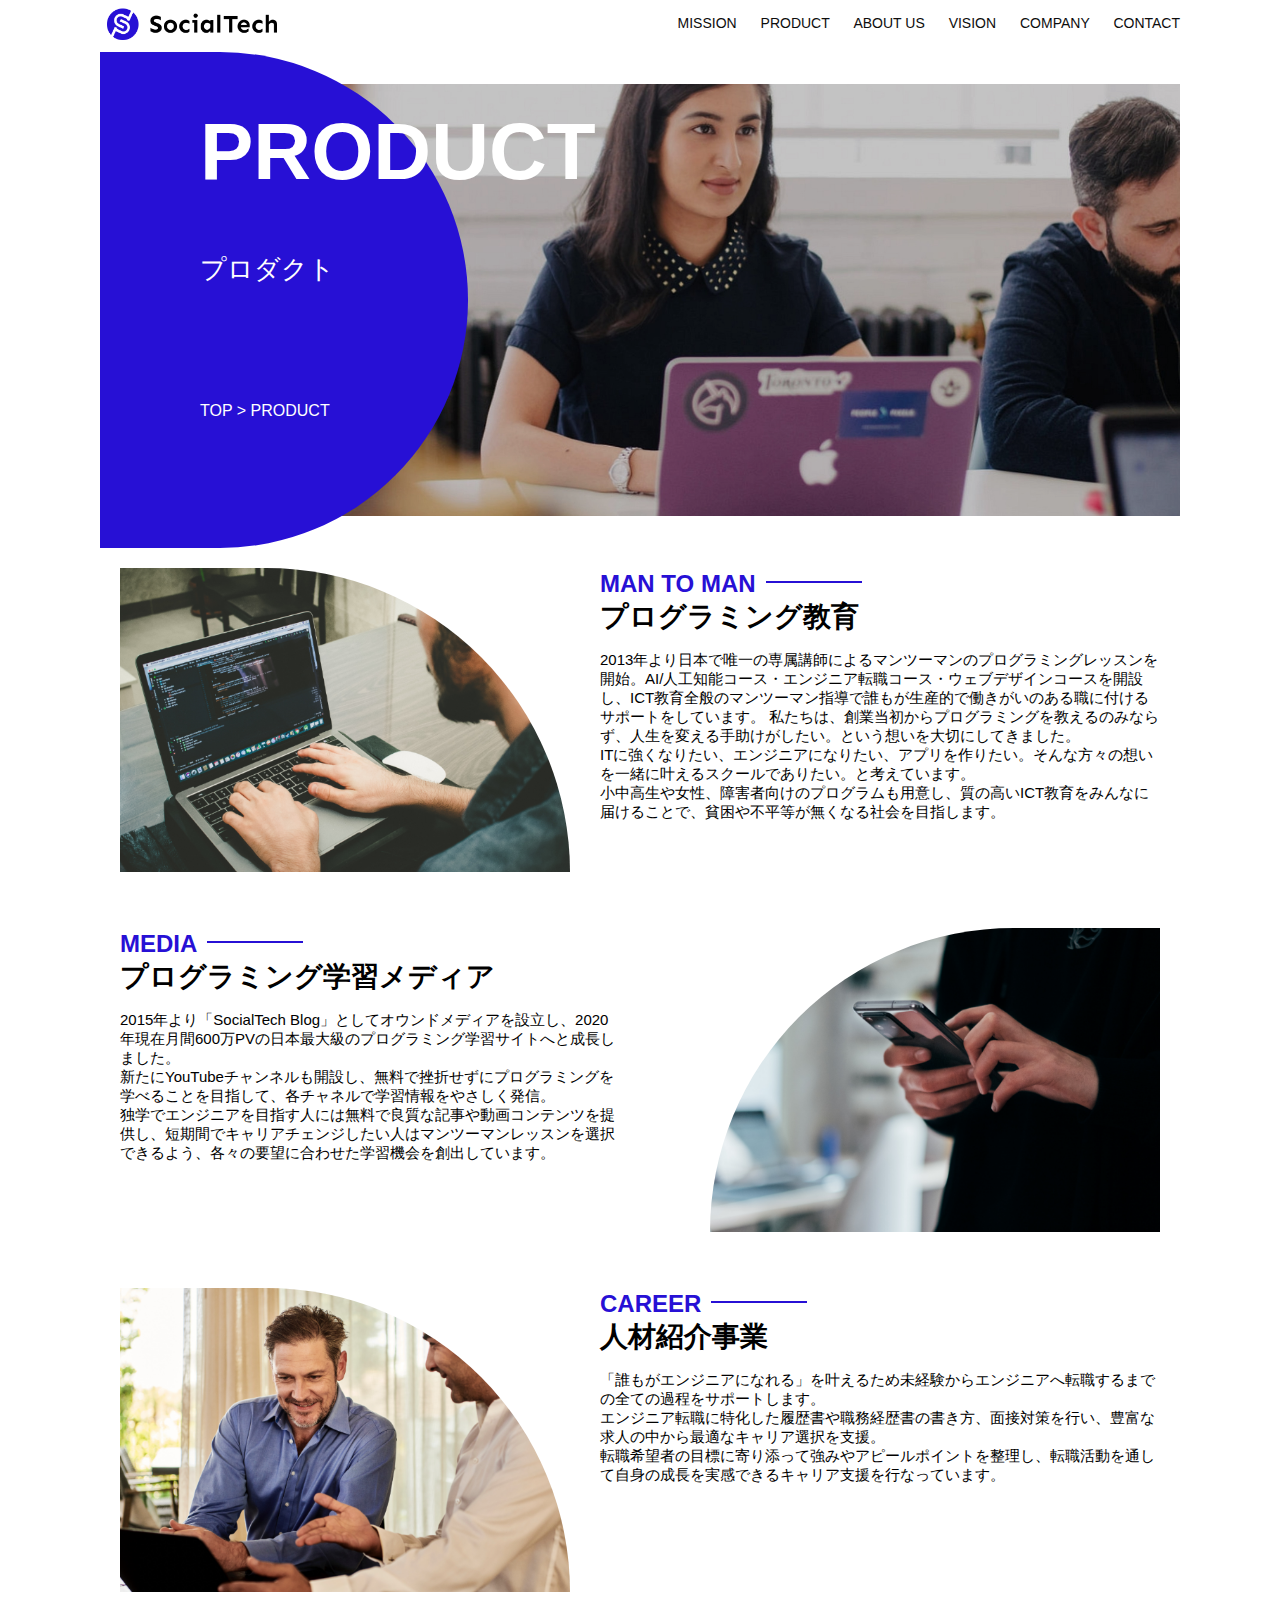
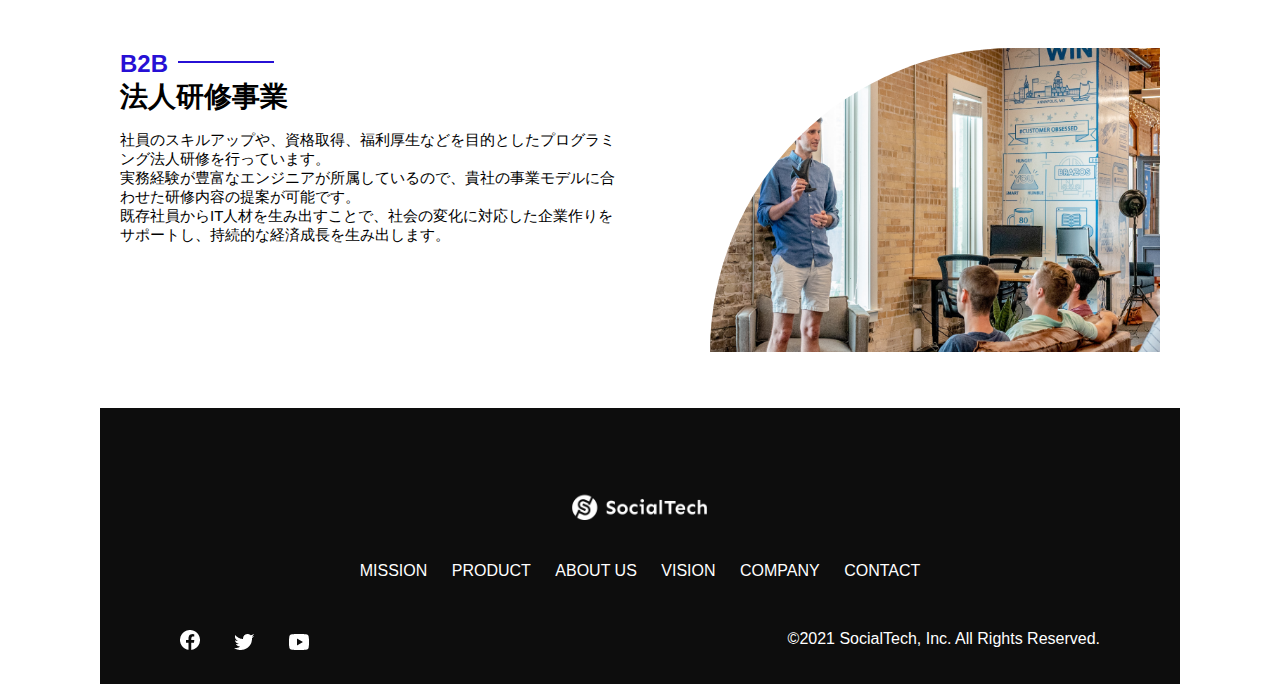
<file: demo/product.html>
<!DOCTYPE html>
<html>

<head>
    <title>SocialTech -PRODUCT プロダクト- </title>
    <meta charset="utf-8">
    <meta name="description" content="SocialTechの4つのプロダクトを紹介します">
    <meta name="viewport" content="width=device-width, initial-scale=1.0">
    <link rel="stylesheet" href="style.css">
</head>

<body>
    <!-- ヘッダー -->
    <header>
        <!-- ロゴ -->
        <a href="index.html" id="logo"><img src="images/logo.png" alt="トップページに戻る"></a>

        <!-- PC用ナビゲーション -->
        <nav id="nav-pc">
            <a href="mission.html">MISSION</a>
            <a href="product.html">PRODUCT</a>
            <a href="index.html#aboutus">ABOUT US</a>
            <a href="index.html#vision">VISION</a>
            <a href="index.html#company">COMPANY</a>
            <a href="index.html#contact">CONTACT</a>
        </nav>

        <!-- スマホ用メニューボタン -->
        <img id="menu-sp" src="images/button-menu.png" alt="ナビゲーションを開く"
            onclick="document.getElementById('nav-sp').style.display = 'block'">

        <!-- スマホ用ナビゲーション -->
        <nav id="nav-sp">
            <img id="close" src="images/button-close.png" alt="ナビゲーションを閉じる"
                onclick="document.getElementById('nav-sp').style.display = 'none'">
            <a id="logo-sp" href="index.html" onclick="document.getElementById('nav-sp').style.display = 'none'"><img
                    src="images/logo-sp.png" alt="トップページに戻る"></a>
            <a class="menu" href="mission.html"
                onclick="document.getElementById('nav-sp').style.display = 'none'">MISSION</a>
            <a class="menu" href="product.html"
                onclick="document.getElementById('nav-sp').style.display = 'none'">PRODUCT</a>
            <a class="menu" href="index.html#aboutus"
                onclick="document.getElementById('nav-sp').style.display = 'none'">ABOUT US</a>
            <a class="menu" href="index.html#vision"
                onclick="document.getElementById('nav-sp').style.display = 'none'">VISION</a>
            <a class="menu" href="index.html#company"
                onclick="document.getElementById('nav-sp').style.display = 'none'">COMPANY</a>
            <a class="menu" href="index.html#contact"
                onclick="document.getElementById('nav-sp').style.display = 'none'">CONTACT</a>
            <div id="sns">
                <a href="https://www.facebook.com/sejuku2013"><img src="images/button-facebook.png"
                        alt="Facebookのリンク"></a>
                <a href="https://twitter.com/samuraijuku"><img src="images/button-twitter.png" alt="Twitterのリンク"></a>
                <a href="https://www.youtube.com/channel/UCCFOQO5aDK0xXam4cUQXT8g"><img src="images/button-youtube.png"
                        alt="YouTubeのリンク"></a>
            </div>
        </nav>
    </header>
    <main>
        <article>
            <section id="product-main">
                <div id="product-title">
                    <h1>PRODUCT</h1>
                    <span>プロダクト</span>
                    <div>TOP > PRODUCT</div>
                </div>
            </section>
            <section class="product-section1">
                <img src="images/product/product-mantoman.png" alt="PCでコードを書く男性">
                <div>
                    <h2 class="product-h2">MAN TO MAN</h2>
                    <h3 class="product-h3">プログラミング教育</h3>
                    <p>2013年より日本で唯一の専属講師によるマンツーマンのプログラミングレッスンを開始。AI/人工知能コース・エンジニア転職コース・ウェブデザインコースを開設し、ICT教育全般のマンツーマン指導で誰もが生産的で働きがいのある職に付けるサポートをしています。
                        私たちは、創業当初からプログラミングを教えるのみならず、人生を変える手助けがしたい。という想いを大切にしてきました。<br>ITに強くなりたい、エンジニアになりたい、アプリを作りたい。そんな方々の想いを一緒に叶えるスクールでありたい。と考えています。<br>小中高生や女性、障害者向けのプログラムも用意し、質の高いICT教育をみんなに届けることで、貧困や不平等が無くなる社会を目指します。
                    </p>
                </div>
            </section>
            <section class="product-section2">
                <div>
                    <h2 class="product-h2">MEDIA</h2>
                    <h3 class="product-h3">プログラミング学習メディア</h3>
                    <p>2015年より「SocialTech
                        Blog」としてオウンドメディアを設立し、2020年現在月間600万PVの日本最大級のプログラミング学習サイトへと成長しました。<br>新たにYouTubeチャンネルも開設し、無料で挫折せずにプログラミングを学べることを目指して、各チャネルで学習情報をやさしく発信。<br>独学でエンジニアを目指す人には無料で良質な記事や動画コンテンツを提供し、短期間でキャリアチェンジしたい人はマンツーマンレッスンを選択できるよう、各々の要望に合わせた学習機会を創出しています。
                    </p>
                </div>
                <img src="images/product/product-media.png" alt="スマートフォンを操作する人">
            </section>
            <section class="product-section1">
                <img src="images/product/product-career.png" alt="笑顔で話し合う2人の男性">
                <div>
                    <h2 class="product-h2">CAREER</h2>
                    <h3 class="product-h3">人材紹介事業</h3>
                    <p>「誰もがエンジニアになれる」を叶えるため未経験からエンジニアへ転職するまでの全ての過程をサポートします。<br>エンジニア転職に特化した履歴書や職務経歴書の書き方、面接対策を行い、豊富な求人の中から最適なキャリア選択を支援。<br>転職希望者の目標に寄り添って強みやアピールポイントを整理し、転職活動を通して自身の成長を実感できるキャリア支援を行なっています。<br>
                    </p>
                </div>
            </section>
            <section class="product-section2">
                <div>
                    <h2 class="product-h2">B2B</h2>
                    <h3 class="product-h3">法人研修事業</h3>
                    <p>社員のスキルアップや、資格取得、福利厚生などを目的としたプログラミング法人研修を行っています。<br>実務経験が豊富なエンジニアが所属しているので、貴社の事業モデルに合わせた研修内容の提案が可能です。<br>既存社員からIT人材を生み出すことで、社会の変化に対応した企業作りをサポートし、持続的な経済成長を生み出します。
                    </p>
                </div>
                <img src="images/product/product-b2b.png" alt="講演中の男性とそれを聴く人々">
            </section>
        </article>
        <footer>
            <div id="footer-logo">
                <img src="images/logo-sp.png" alt="SocialTech">
            </div>
            <div id="footer-link">
                <a href="mission.html">MISSION</a>
                <a href="product.html">PRODUCT</a>
                <a href="index.html#aboutus">ABOUT US</a>
                <a href="index.html#vision">VISION</a>
                <a href="index.html#company">COMPANY</a>
                <a href="index.html#contact">CONTACT</a>
            </div>
            <div id="sns-footer">
                <a href="https://www.facebook.com/sejuku2013"><img src="images/button-facebook.png"
                        alt="Facebookのリンク"></a>
                <a href="https://twitter.com/samuraijuku"><img src="images/button-twitter.png" alt="Twitterのリンク"></a>
                <a href="https://www.youtube.com/channel/UCCFOQO5aDK0xXam4cUQXT8g"><img src="images/button-youtube.png"
                        alt="YouTubeのリンク"></a>
                <span id="copyright">&copy;2021 SocialTech, Inc. All Rights Reserved. </span>
            </div>
        </footer>
    </main>
</body>

</html>
</file>
<file: style.css>
/* PC,スマホ共通スタイル */
body {
    font-family: "Source Sans Pro", "Hiragino Kaku Gothic ProN", Meiryo, Arial, sans-serif;
}

p {
    font-size: 15px;
}

/* PC用のスタイル */
@media screen and (min-width: 768px) {
    /* 横幅設定 */
    body {
        max-width: 1080px;
        min-width: 960px;
        margin: 0 auto 0 auto;
    }

    /* ヘッダー */
    header {
        display: flex;
        justify-content: space-between;
    }

    /* ナビゲーションのレイアウト */
    #nav-pc {
        font-size: 14px;
        padding-top: 15px;
    }

    /* ナビゲーションのリンクの装飾設定 */
    #nav-pc > a {
        text-decoration: none;
        margin-left: 20px;
    }
    #nav-pc > a:link {
        color: #0d0d0d;
    }
    #nav-pc > a:visited {
        color: #0d0d0d;
    }
    #nav-pc > a:hover {
        color: #0d0d0d;
        text-decoration: underline;
    }
    #nav-pc > a:active {
        color: #0d0d0d;
    }

    /* スマホ用ナビを非表示 */
    #nav-sp,
    #menu-sp {
        display: none;
    }

    /* メインビジュアル */
    #main-visual {
        position: relative;
        height: 400px;
    }
    #main-message {
        position: absolute;
        top: 0;
        left: 0;
        background-color: #2710d5;
        color: #ffffff;
        border-radius: 0 0 476px 0;
        max-width: 620px;
        height: 100%;
        width: 100%;
        z-index: 11;
    }
    #main-message > h1 {
        font-size: 60px;
        font-weight: bold;
        margin: 100px 0 0 50px;
    }
    #main-message > p {
        font-size: 28px;
        margin: 0 0 0 50px;
    }
    #main-visual > img {
        max-width: 620px;
        border-radius: 476px 0 0 0;
        position: absolute;
        top: 0;
        right: 0;
        z-index: 10;
    }

    /* 見出し */
    h2 {
        margin:40px 0 0 0;
    }
    h2::after {
        content: url("images/line.png");
        margin-left: 10px;
    }

    h3 {
        font-size: 27px;
    }

    /* ミッション */
    #mission {
        margin:80px auto 80px auto;
        width: 100%;
    }

    #mission-flex {
        width: 100%;
        display: flex;
    }

    #mission-flex > div {
        width: 50%;
        margin: 20px;
    }

    #mission-photo {
        width: 100%;
    }

    #s2dgs {
        margin-top: 50px;
        width: 100%;
    }

    /* プロダクト */
    #product {
        background-color: #fafafa;
        margin: 80px 0 80px 0;
        padding: 10px 40px 0px 40px;
    }

    /* 外枠 */
    #product > div {
        margin-top: 40px;
        display: flex;
    }

    /* 左のカラム */
    #product-left {
        width: 50%;
        margin-right: 20px;
    }

    /* 右のカラム */
    #product-right {
        width: 50%;
        margin-left: 20px;
        margin-top: 80px;
    }

    /* 画像＋説明の枠 */
    #product-left > div {
        position: relative;
        height: 480px;
        margin-right: 20px;
    }
    #product-right > div {
        position: relative;
        height: 480px;
        margin-left: 20px;
    }

    /* 画像 */
    .product-photo {
        width: 100%;
    }

    /* 説明文の枠 */
    .product-explain {
        background-color: #ffffff;
        position: absolute;
        left: 0;
        top: 280px;
        margin: 0 40px 0 40px;
        padding: 20px;
        box-shadow: 5px 5px 10px rgba(0, 0, 0, 0.05);
    }

    /* 説明文の英語 */
    .product-explain > span {
        color: #2710d5;
        font-weight: bold;
        font-size: 16px;
        margin: 0;
    }

    /* 説明文の見出し */
    .product-explain > h3 {
        font-size: 20px;
        margin: 5px 0 5px 0;
    }

    /* 説明文 */
    .product-explain > p {
        font-size: 14px;
        margin: 0;
    }

    /* 「もっとみる」ボタン */
    #product-more {
        margin: 0 auto -42px auto;
    }

    /* ABOUT US */
    #aboutus {
        margin: 80px auto 80px auto;
    }

    /* 3つの組織文化と画像を入れる枠 */
    #aboutus > div {
        display: flex;
    }

    /* 画像 */
    .culture-img {
        width: 100%;
        align-self: flex-start;
    }

    .culture-img2 {
        margin-top: 50px;
        width: 100%;
    }

    /* 3つの組織文化の表 */
    .culture-table {
        margin-right: 50px;
    }

    /* 番号 */
    .culture-num {
        font-size: 80px;
        color: #2710d5;
        margin: 0 20px 0 0;
    }

    /* 組織文化英語 */
    .culture-en {
        color: #2710d5;
        font-weight: bold;
        font-size: 24px;
        display: block;
    }

    /* 組織文化日本語 */
    .culture-jp {
        font-size: 28px;
        font-weight: bold;
    }

    /* 説明文 */
    .culture-description {
        margin: 0;
    }

    /* ビジョン */
    #vision {
        margin: 80px auto 80px auto;
    }

    /* セクション内の外枠 */
    #vision > div {
        width: 100%;
        display: flex;
        justify-content: space-between;
        flex-wrap: wrap;
    }

    /* 7つの行動指針の枠 */
    .vision-box {
        width: 300px;
        height: 300px;
        margin-bottom: 30px;
        position: relative;
    }

    .vision-box > img {
        width: 100%;
        height: auto;
        position: absolute;
        top: 0;
        left: 0;
        z-index: 30;
    }

    .vision-box > span {
        position: absolute;
        top: 0;
        left: 0;
        z-index: 31;
        margin-right: 20px;
    }

    .vision-box > span > h4 {
        color: #2710d5;
        font-size: 19px;
        margin: 80px 0 0 0;
    }

    .vision-box > span > h4::first-letter {
        font-size: 40px;
    }

    .vision-box > span > h5 {
        font-size: 20px;
        margin: 0 0 0 0;
    }

    .vision-box > span > p {
        margin: 10px 0 0 0;
    }

    /* 会社概要 */
    #company {
        margin: 80px auto 80px auto;
    }

    #company-table {
        width: 100%;
    }

    .tableheader {
        text-align: left;
        padding: 20px;
        border-bottom-color: #2710d5;
        border-bottom-width: 1px;
        border-bottom-style: solid;
        width: 100px;
    }

    .tableheader-first {
        text-align: left;
        padding: 20px;
        border-bottom-color: #2710d5;
        border-bottom-width: 1px;
        border-bottom-style: solid;
        border-top-color: #2710d5;
        border-top-width: 1px;
        border-top-style: solid;
        width: 100px;
    }

    .cell {
        padding: 30px;
        border-bottom-color: #ececec;
        border-bottom-width: 1px;
        border-bottom-style: solid;
    }

    .cell-first {
        padding: 30px;
        border-bottom-color: #ececec;
        border-bottom-width: 1px;
        border-bottom-style: solid;
        border-top-color: #ececec;
        border-top-width: 1px;
        border-top-style: solid;
    }

    #company > iframe {
        width: 100%;
        height: 368px;
        margin-top: 40px;
    }

    /* お問い合わせ */
    #contact {
        margin: 80px auto 80px auto;
    }

    /* 外枠 */
    #contact > form > div {
        display: flex;
        flex-direction: row;
        flex-wrap: wrap;
        padding-bottom: 30px;
    }

    /* 左列の見出し */
    .contact-heading {
        width: 240px;
        align-self: center;
    }
    /* 見出しのラベル */
    .contact-label {
        font-weight: bold;
    }
    /* 必須 */
    .contact-span {
        color: #ce2222;
        margin: 0 0 0 20px;
        font-weight: bold;
    }

    /* テキストボックス */
    .contact-textbox {
        border-top: 0;
        border-left: 0;
        border-right: 0;
        border-bottom-width: 1px;
        border-bottom-color: #707070;
        border-bottom-style: solid;
        background-color: #fafafa;
        width: 400px;
        height: 56px;
    }
    /* お問い合わせ内容のテキストエリア */
    .contact-textarea {
        border-top: 0;
        border-left: 0;
        border-right: 0;
        border-bottom-width: 1px;
        border-bottom-color: #707070;
        border-bottom-style: solid;
        background-color: #fafafa;
        width: 400px;
        height: 200px;
    }

    /* 個人情報の取り扱い */
    details {
        width: 700px;
    }
    details > div {
        background-color: #fafafa;
        padding: 20px;
    }
    details > div > span {
        font-weight: bold;
    }

    /* フッター */
    footer {
        background-color: #0d0d0d;
        text-align: center;
        padding: 80px 80px 30px 80px;
    }

    #footer-logo {
        margin-bottom: 30px;
    }

    #footer-link {
        margin-bottom: 50px;
    }
    #footer-link > a {
        text-decoration: none;
        margin: 10px;
    }
    #footer-link > a:link {
        color: #ffffff;
    }
    #footer-link > a:visited {
        color: #ffffff;
    }
    #footer-link > a:hover {
        color: #ffffff;
        text-decoration: underline;
    }
    #footer-link > a:active {
        color: #ffffff;
    }

    #sns-footer {
        text-align: left;
        width: 100%;
    }

    #sns-footer > a {
        margin-right: 30px;
    }

    #copyright {
        color: #ffffff;
        float:right
    }

    /* mission.html用スタイル */
    /* ミッションのメインビジュアル */
    #mission-main {
        height: 496px;
        width: 100%;
        background-image: url("images/mission/mission-main.png");
        background-repeat: no-repeat;
        background-position-y: center;
    }

    #mission-title {
        background-color: #2710d5;
        width: 368px;
        color: #ffffff;
        height: 496px;
        border-radius: 0 248px 248px 0;
        position: relative;
    }

    #mission-title > h1 {
        position: absolute;
        top: 0;
        left: 100px;
        font-size: 80px;
    }

    #mission-title > span {
        position: absolute;
        top: 200px;
        left: 100px;
        font-size: 26px;
    }

    #mission-title > div {
        position: absolute;
        top: 350px;
        left: 100px;
        font-size: 16px;
    }

    #mission-s2dgs {
        width: 100%;
        margin: 20px;
    }

    .mission-h2 {
        color: #2710d5;
        font-size: 40px;
    }

    .mission-h2::after {
        content: none;
    }

    #mission-5goals {
        margin: 20px;
        display: flex;
    }

    #mission-5goals > div {
        flex-grow: 1;
        padding: 20px;
    }

    #mission-5goals > div > div {
        margin-bottom: 40px;
    }

    .fivegoals-image-right {
        float: right;
        margin: 20px;
    }

    .fivegoals-image-left {
        float: left;
        margin: 20px;
    }

    .fivegoals-number {
        color: #2710d5;
        font-size: 48px;
        margin: 0;
    }

    .fivegoals-h3 {
        font-size: 28px;
        margin: 0;
    }

    .fivegoals-p {
        margin: 0;
    }

    /* プロダクトページ */
    #product-main {
        height: 496px;
        width: 100%;
        background-image: url("images/product/product-main.png");
        background-repeat: no-repeat;
        background-position-y: center;
    }

    #product-title {
        background-color: #2710d5;
        width: 368px;
        color: #ffffff;
        height: 496px;
        border-radius: 0 248px 248px 0;
        position: relative;
    }

    #product-title > h1 {
        position: absolute;
        top: 0;
        left: 100px;
        font-size: 80px;
    }

    #product-title > span {
        position: absolute;
        top: 200px;
        left: 100px;
        font-size: 26px;
    }

    #product-title > div {
        position: absolute;
        top: 350px;
        left: 100px;
        font-size: 16px;
    }

    /* セクション1 */
    .product-section1 {
        position: relative;
        margin: 20px;
        height: 340px;
    }

    .product-section1 > img {
        position: absolute;
        top: 0;
        left: 0;
        width: 450px;
        margin: 0 40px 30px 0;
        border-radius: 0 432px 0 0;
    }

    .product-section1 > div {
        position: absolute;
        top: 0;
        left: 480px;
    }

    /* セクション2 */
    .product-section2 {
        position: relative;
        margin: 20px;
        height: 340px;
    }

    .product-section2 > img {
        position: absolute;
        top: 0;
        right: 0;
        width: 450px;
        margin: 0 0 30px 40px;
        border-radius: 432px 0 0 0;
    }

    .product-section2 > div {
        width: 500px;
        position: absolute;
        top: 0;
        left: 0;
    }

    .product-h2 {
        color: #2710d5;
        font-size: 24px;
        margin: 0;
    }

    .product-h3 {
        font-size: 28px;
        margin: 0;
    }
}

/*
スマートフォン用のスタイル
*/
@media screen and (max-width: 767px) {
    body {
        min-width: 375px;
        margin: 0;
    }

    /* PC用ナビゲーション非表示 */
    #nav-pc {
        display: none;
    }

    /* ハンバーガーメニュー */
    #menu-sp {
        float: right;
        padding: 0;
    }

    /* スマホ用ナビゲーションの表示切替 */
    /* 初期状態　レイアウトと非表示設定 */
    #nav-sp {
        background-color: #2710d5;
        position: absolute;
        left: 0;
        top: 0;
        height: 100%;
        width: 100%;
        display: none;
        z-index: 100;
    }

    /* ×ボタン */
    #close {
        position: absolute;
        top: 20px;
        right: 20px;
    }

    /* ナビゲーションメニュー用ロゴ */
    #logo-sp {
        margin: 80px 0 30px 20px;
    }

    /* ナビゲーションのリンクの装飾設定 */
    #nav-sp > a {
        display: block;
    }
    #nav-sp > a:link {
        color: #ffffff;
    }
    #nav-sp > a:visited {
        color: #ffffff;
    }
    #nav-sp > a:hover {
        color: #ffffff;
        text-decoration: underline;
    }
    #nav-sp > a:active {
        color: #ffffff;
    }
    #nav-sp > .menu {
        text-decoration: none;
        display: block;
        margin: 0 20px 0 20px;
        height: 44px;
        font-size: 16px;
        background-image: url("images/arrow.png");
        background-repeat: no-repeat;
        background-position: right top;
    }
    #sns {
        position: absolute;
        bottom: 20px;
        left: 20px;
    }
    #sns > a {
        margin-right: 30px;
    }

    /* メインビジュアル */
    #main-visual {
        position: relative;
        height: 470px;
        width: 100%;
        overflow: hidden;
    }
    #main-visual > div {
        position: absolute;
        top: 0;
        left: 0;
        background-color: #2710d5;
        color: white;
        border-radius: 0 0 476px 0;
        text-align: center;
        height: 280px;
        width: 100%;
        z-index: 11;
    }
    #main-visual > div > h1 {
        font-size: 28px;
        margin: 90px 0 0 0;
    }

    #main-visual > div > p {
        margin: 0;
    }

    #main-visual > img {
        width: 100%;
        border-radius: 476px 0 0 0;
        z-index: 10;
        position: absolute;
        bottom: 0;
        right: 0;
    }

    /* 見出し */
    h2::after {
        content: url("images/line.png");
        margin-left: 10px;
    }

    h3 {
        font-size: 24px;
        margin: 10px 0 0 0;
    }

    /* ミッション */
    #mission {
        margin: 20px;
    }

    #mission-photo {
        width: 100%;
    }

    #s2dgs {
        width: 100%;
    }

    /* プロダクト */
    #product {
        background-color: #fafafa;
        padding-top: 10px;
    }

    #product h2 {
        margin-left: 20px;
    }
    /* 外枠 */
    /* 左右のカラム　スマホでは縦並び */
    #product-left,
    #product-right {
        margin-right: 20px;
        margin-left: 20px;
    }

    /* 画像＋説明の枠 */
    #product-left > div,
    #product-right > div {
        position: relative;
        height: 540px;
    }

    /* 説明文の枠 */
    .product-explain {
        background-color: #ffffff;
        position: absolute;
        left: 0;
        bottom: 50px;
        padding: 20px;
        box-shadow: 5px 5px 10px rgba(0, 0, 0, 0.05);
    }

    .product-explain > span {
        color: #2710d5;
        font-weight: bold;
        font-size: 16px;
        margin: 0px;
    }

    .product-explain > h3 {
        margin: 10px 0 10px 0;
    }

    /* 画像 */
    .product-photo {
        width: 100%;
    }

    #product-more > img {
        margin: 0 0 -42px 20px;
    }

    /* ABOUT US */
    #aboutus {
        margin: 80px 20px 80px 20px;
    }

    #aboutus > div {
        display: flex;
        flex-direction: column;
    }

    .culture-table {
        width: 100%;
        padding-right: 20px;
        order: 2;
    }

    .culture-img {
        width: 100%;
        order: 1;
    }

    .culture-img2 {
        width: 100%;
    }
    
    .culture-num {
        font-size: 80px;
        color: #2710d5;
    }

    .culture-en {
        color: #2710d5;
        font-weight: bold;
        font-size: 24px;
        display: block;
    }

    .culture-jp {
        display: block;
    }

    .culture-description {
        margin: 0;
    }

    /* ビジョン */
    #vision {
        margin: 80px 20px 80px 20px;
    }

    .vision-box {
        width: 300px;
        height: 300px;
        margin-bottom: 30px;
        position: relative;
    }

    .vision-box > img {
        width: 100%;
        height: auto;
        position: absolute;
        top: 0;
        left: 0;
        z-index: 30;
    }

    .vision-box > span {
        position: absolute;
        top: 0;
        left: 0;
        z-index: 31;
        margin-right: 20px;
    }

    .vision-box > span > h4 {
        color: #2710d5;
        font-size: 19px;
        margin: 60px 0 0 0;
    }

    .vision-box > span > h5 {
        font-size: 20px;
        margin: 0 0 0 0;
    }

    .vision-box > span >p {
        margin: 10px 0 0 0;
    }
    
    /* 会社概要 */
    #company {
        margin: 0 20px 0 20px;
    }

    #company > h3 {
        margin-bottom: 20px;
    }

    #company-table {
        width: 100%;
    }

    .tableheader-first {
        text-align: left;
        padding: 20px;
        border-bottom-color: #2710d5;
        border-bottom-width: 1px;
        border-bottom-style: solid;
        border-top-color: #2710d5;
        border-top-width: 1px;
        border-top-style: solid;
        width: 50px;
    }

    .tableheader {
        text-align: left;
        padding: 20px;
        border-bottom-color: #2710d5;
        border-bottom-width: 1px;
        border-bottom-style: solid;
        width: 50px;
    }

    .cell {
        padding: 20px;
        border-bottom-color: #ececec;
        border-bottom-width: 1px;
        border-bottom-style: solid;
    }

    .cell-first {
        padding: 20px;
        border-bottom-color: #ececec;
        border-bottom-width: 1px;
        border-bottom-style: solid;
        border-top-color: #ececec;
        border-top-width: 1px;
        border-top-style: solid;
    }

    #company > iframe {
        width: 100%;
        height: 240px;
        margin: 40px 0 0 0;
    }

    /* お問い合わせ */
    #contact {
        margin: 80px 20px 80px 20px;
    }

    #contact > h3 {
        margin-bottom: 20px;
    }

    #contact > form > div {
        margin-bottom: 20px;
    }

    .contact-heading {
        margin-bottom: 20px;
    }

    /* ラベル */
    .contact-label {
        font-weight: bold;
    }

    /* 必須 */
    .contact-span {
        color: #ce2222;
        margin: 0 0 0 20px;
        font-weight: bold;
    }

    .contact-textbox {
        height: 56px;
        border-top: 0;
        border-left: 0;
        border-right: 0;
        background-color: #fafafa;
        border-bottom-color: #707070;
        border-bottom-width: 1px;
        border-style: solid;
        min-width: 300px;
        width: 100%;
    }

    .contact-textarea {
        height: 150px;
        border-top: 0;
        border-left: 0;
        border-right: 0;
        background-color: #fafafa;
        width: 100%;
    }

    .radiobutton {
        margin-bottom: 20px;
    }

    .radiobutton + label::after {
        content: "\A";
        white-space: pre;
    }

    /* フッター */
    footer {
        background-color: #0d0d0d;
        padding: 30px 20px 50px 20px;
    }

    #footer-logo {
        margin-bottom: 30px;
    }

    #footer-link {
        margin-bottom: 50px;
    }

    #footer-link > a {
        text-decoration: none;
        margin: 0 20px 30px 0;
        display: block;
        background-image: url("images/arrow.png");
        background-repeat: no-repeat;
        background-position: right top;
    }

    #footer-link > a:link {
        color: #ffffff;
    }

    #footer-link > a:visited {
        color: #ffffff;
    }

    #footer-link > a:hover {
        color: #ffffff;
        text-decoration: underline;
    }
    
    #footer-link > a:active {
        color: #ffffff;
    }

    #sns-footer > a {
        margin-right: 30px;
    }

    #copyright {
        font-size: 12px;
        display: block;
        margin-top: 30px;
        color: #ffffff;
    }

    /* mission.html用スタイル */
    /* ミッションのメインビジュアル */
    #mission-main {
        height: 256px;
        width: 100%;
        background-image: url("images/mission/mission-main.png");
        background-repeat: no-repeat;
        background-position-y: center;
        background-size: auto 208px;
    }

    #mission-title {
        background-color: #2710d5;
        width: 136px;
        color: #ffffff;
        height: 256px;
        border-radius: 0 248px 248px 0;
        position: relative;
    }
    #mission-title > h1 {
        position: absolute;
        top: 0;
        left: 20px;
        font-size: 40px;
    }

    #mission-title > span {
        position: absolute;
        top: 110px;
        left: 20px;
        font-size: 18px;
    }

    #mission-title > div {
        position: absolute;
        top: 180px;
        left: 20px;
        font-size: 13px;
    }

    /* ミッションページ S2DGsの設定 */
    #mission-s2dgs {
        margin: 20px;
    }

    .mission-h2 {
        color: #2710d5;
        font-size: 38px;
        margin: 0px;
    }

    .mission-h2::after {
        content: none;
    }

    #mission-s2dgs > img {
        width: 100%;
    }

    /* ミッションページ 5Goalsの設定 */
    #mission-5goals {
        margin: 20px;
    }

    #mission-5goals > div > div {
        margin-bottom: 40px;
    }

    #fivegoals-image {
        width: 100%;
    }

    .fivegoals-image-right {
        margin: 20px auto 20px auto;
        display: block;
    }

    .fivegoals-image-left {
        margin: 20px auto 20px auto;
        display: block;
    }

    .fivegoals-number {
        color: #2710d5;
        font-size: 48px;
        margin: 0;
    }

    .fivegoals-h3 {
        font-size: 28px;
        margin: 0;
    }

    .fivegoals-p {
        margin: 0;
    }

    /* プロダクトページ */
    #product-main {
        height: 256px;
        width: 100%;
        background-image: url("images/product/product-main.png");
        background-repeat: no-repeat;
        background-position-y: center;
        background-size:auto 208px;
    }

    #product-title {
        background-color: #2710d5;
        width: 136px;
        color: #ffffff;
        height: 256px;
        border-radius: 0 248px 248px 0;
        position: relative;
    }

    #product-title > h1 {
        position: absolute;
        top: 0;
        left: 20px;
        font-size: 40px;
    }

    #product-title > span {
        position: absolute;
        top: 110px;
        left: 20px;
        font-size: 18px;
    }

    #product-title > div {
        position: absolute;
        top: 180px;
        left: 20px;
        font-size: 13px;
    }

    .product-section1 {
        margin: 20px;
    }

    .product-section1 > img {
        width: 100%;
        border-radius: 0 300px 0 0;
    }

    .product-section2 {
        margin: 20px;
        display: flex;
        flex-direction: column;
    }

    .product-section2 > img {
        order: 1;
        width: 100%;
        border-radius: 300px 0 0 0;
    }

    .product-section2 > div {
        order: 2;
    }

    .product-h2 {
        color: #2710d5;
        font-size: 24px;
        margin: 0;
    }

    .product-h3 {
        font-size: 28px;
        margin: 0;
    }
}
</file>
<file: demo/style.css>
/* PC、スマホ共通スタイル */
body {
    font-family: "Source Sans Pro", "Hiragino Kaku Gothic ProN", Meiryo, Arial,
        sans-serif;
}

p {
    font-size: 15px;
}

.arrow-right {
    color: #2710d5;
}

#submit {
    margin-top: 50px;
}

/*================
 PC用のスタイル
=================*/
@media screen and (min-width: 768px) {
    /* 横幅設定 */
    body {
        max-width: 1080px;
        min-width: 900px;
        margin: 0 auto 0 auto;
    }

    /* ヘッダー */
    header {
        display: flex;
        justify-content: space-between;
    }

    /* ナビゲーションのレイアウト */
    #nav-pc {
        font-size: 14px;
        padding-top: 15px;
    }

    /* ナビゲーションのリンクの装飾設定 */
    #nav-pc > a {
        text-decoration: none;
        margin-left: 20px;
    }
    #nav-pc > a:link {
        color: #0d0d0d;
    }
    #nav-pc > a:visited {
        color: #0d0d0d;
    }
    #nav-pc > a:hover {
        color: #0d0d0d;
        text-decoration: underline;
    }
    #nav-pc > a:active {
        color: #0d0d0d;
    }

    /* スマホ用ナビを非表示 */
    #nav-sp,
    #menu-sp {
        display: none;
    }

    /* メインビジュアル*/
    #main-visual {
        position: relative;
        height: 400px;
    }
    #main-message {
        position: absolute;
        top: 0;
        left: 0;
        background-color: #2710d5;
        color: #ffffff;
        border-radius: 0 0 476px 0;
        max-width: 620px;
        height: 100%;
        width: 100%;
        z-index: 11;
    }
    #main-message > h1 {
        font-size: 60px;
        font-weight: bold;
        margin: 100px 0 0 50px;
    }

    #main-message > p {
        font-size: 28px;
        margin: 0 0 0 50px;
    }
    #main-visual > img {
        max-width: 620px;
        border-radius: 476px 0 0 0;
        position: absolute;
        top: 0;
        right: 0;
        z-index: 10;
    }

    /*見出し*/
    h2 {
        margin: 40px 0 0 0;
    }

    h2::after {
        content: url("images/line.png");
        margin-left: 10px;
    }

    h3 {
        font-size: 27px;
    }

    /* ミッション */
    #mission {
        margin: 80px auto 80px auto;
        width: 100%;
    }

    #mission-flex {
        width: 100%;
        display: flex;
    }

    #mission-flex > div {
        width: 50%;
        margin: 20px;
    }

    #mission-photo {
        width: 100%;
    }

    #s2dgs {
        margin-top: 50px;
        width: 100%;
    }

    /* プロダクト */
    #product {
        background-color: #fafafa;
        margin: 80px 0 80px 0;
        padding: 10px 40px 0px 40px;
    }

    /* 外枠 */
    #product > div {
        margin-top: 40px;
        display: flex;
    }

    /* 左のカラム */
    #product-left {
        width: 50%;
        margin-right: 20px;
    }

    /* 右のカラム */
    #product-right {
        width: 50%;
        margin-left: 20px;
        margin-top: 80px;
    }

    /* 写真＋説明の枠 */
    #product-left > div {
        position: relative;
        height: 480px;
        margin-right: 20px;
    }
    #product-right > div {
        position: relative;
        height: 480px;
        margin-left: 20px;
    }

    /* 写真*/
    .product-photo {
        width: 100%;
    }

    /* 説明文の枠 */
    .product-explain {
        background-color: #ffffff;
        position: absolute;
        left: 0;
        top: 280px;
        margin: 0 40px 0 40px;
        padding: 20px;
        box-shadow: 5px 5px 10px rgba(0, 0, 0, 0.05);
    }

    /* 説明文の英語 */
    .product-explain > span {
        color: #2710d5;
        font-weight: bold;
        font-size: 16px;
        margin: 0px;
    }

    /* 説明文の見出し */
    .product-explain > h3 {
        font-size: 20px;
        margin: 5px 0 5px 0;
    }

    /* 説明文 */
    .product-explain > p {
        font-size: 14px;
        margin: 0;
    }

    /* もっと見るボタン */
    #product-more {
        margin: 0 auto -42px auto;
    }

    /* ABOUT US */
    #aboutus {
        margin: 80px auto 80px auto;
    }

    /* ３つの組織文化と写真を入れる枠 */
    #aboutus > div {
        display: flex;
    }

    /* 写真 */
    .culture-img {
        width: 100%;
        align-self: flex-start;
    }

    .culture-img2 {
        margin-top: 50px;
        width: 100%;
    }

    /* 3つの組織文化の表 */
    .culture-table {
        margin-right: 50px;
    }

    /* 番号 */
    .culture-num {
        font-size: 80px;
        color: #2710d5;
        margin: 0 20px 0 0;
    }

    /* 組織文化英語 */
    .culture-en {
        color: #2710d5;
        font-weight: bold;
        font-size: 24px;
        display: block;
    }

    /* 組織文化日本語 */
    .culture-jp {
        font-size: 28px;
        font-weight: bold;
    }

    /* 説明文 */
    .culture-description {
        margin: 0;
    }

    /* ビジョン */
    #vision {
        margin: 80px auto 80px auto;
    }

    /* セクション内の外枠*/
    #vision > div {
        width: 100%;
        display: flex;
        justify-content: space-between;
        flex-wrap: wrap;
    }

    /*7つの行動指針の枠*/
    .vision-box {
        width: 300px;
        height: 300px;
        margin-bottom: 30px;
        position: relative;
    }

    .vision-box > img {
        width: 100%;
        height: auto;
        position: absolute;
        top: 0;
        left: 0;
        z-index: 30;
    }

    .vision-box > span {
        position: absolute;
        top: 0;
        left: 0;
        z-index: 31;
        margin-right: 20px;
    }

    .vision-box > span > h4 {
        color: #2710d5;
        font-size: 19px;
        margin: 80px 0 0 0;
    }

    .vision-box > span > h4::first-letter {
        font-size: 40px;
    }

    .vision-box > span > h5 {
        font-size: 20px;
        margin: 0 0 0 0;
    }

    .vision-box > span > p {
        margin: 10px 0 0 0;
    }

    /*会社概要*/
    #company {
        margin: 80px auto 80px auto;
    }

    #company-table {
        width: 100%;
    }

    .tableheader {
        text-align: left;
        padding: 20px;
        border-bottom-color: #2710d5;
        border-bottom-width: 1px;
        border-bottom-style: solid;
        width: 100px;
    }

    .tableheader-first {
        text-align: left;
        padding: 20px;
        border-bottom-color: #2710d5;
        border-bottom-width: 1px;
        border-bottom-style: solid;
        border-top-color: #2710d5;
        border-top-width: 1px;
        border-top-style: solid;
        width: 100px;
    }

    .cell {
        padding: 30px;
        border-bottom-color: #ececec;
        border-bottom-width: 1px;
        border-bottom-style: solid;
    }
    .cell-first {
        padding: 30px;
        border-bottom-color: #ececec;
        border-bottom-width: 1px;
        border-bottom-style: solid;
        border-top-color: #ececec;
        border-top-width: 1px;
        border-top-style: solid;
    }

    #company > iframe {
        width: 100%;
        height: 368px;
        margin-top: 40px;
    }

    /* お問い合わせ */
    #contact {
        margin: 80px auto 80px auto;
    }

    /* 外枠 */
    #contact > form > div {
        display: flex;
        flex-direction: row;
        flex-wrap: wrap;
        padding-bottom: 30px;
    }

    /* 左列　見出し */
    .contact-heading {
        width: 240px;
        align-self: center;
    }
    /* 見出しのラベル */
    .contact-label {
        font-weight: bold;
    }
    /* 必須 */
    .contact-span {
        color: #ce2222;
        margin: 0 0 0 20px;
        font-weight: bold;
    }
    /* テキストボックス */
    .contact-textbox {
        border-top: 0px;
        border-left: 0px;
        border-right: 0px;
        border-bottom-width: 1px;
        border-bottom-color: #707070;
        border-style: solid;
        background-color: #fafafa;
        height: 56px;
        width: 400px;
    }

    /* お問い合わせ内容のテキストエリア */
    .contact-textarea {
        border-top: 0px;
        border-left: 0px;
        border-right: 0px;
        border-bottom-width: 1px;
        border-bottom-color: #707070;
        background-color: #fafafa;
        width: 400px;
        height: 200px;
    }

    /* 個人情報の取り扱い */
    details {
        width: 700px;
    }
    details > div {
        background-color: #fafafa;
        padding: 20px;
    }

    details > div > span {
        font-weight: bold;
    }

    /* フッター */
    footer {
        background-color: #0d0d0d;
        text-align: center;
        padding: 80px 80px 30px 80px;
    }

    #footer-logo {
        margin-bottom: 30px;
    }

    #footer-link {
        margin-bottom: 50px;
    }
    #footer-link > a {
        text-decoration: none;
        margin: 10px;
    }
    #footer-link > a:link {
        color: #ffffff;
    }
    #footer-link > a:visited {
        color: #ffffff;
    }
    #footer-link > a:hover {
        color: #ffffff;
        text-decoration: underline;
    }
    #footer-link > a:active {
        color: #ffffff;
    }

    #sns-footer {
        text-align: left;
        width: 100%;
    }
    #sns-footer > a {
        margin-right: 30px;
    }

    #copyright {
        color: #ffffff;
        float: right;
    }

    /* mission.html用スタイル */
    /* ミッションのメインビジュアル */
    #mission-main {
        height: 496px;
        width: 100%;
        background-image: url("images/mission/mission-main.png");
        background-repeat: no-repeat;
        background-position-y: center;
    }

    #mission-title {
        background-color: #2710d5;
        width: 368px;
        color: #ffffff;
        height: 496px;
        border-radius: 0 248px 248px 0;
        position: relative;
    }
    #mission-title > h1 {
        position: absolute;
        top: 0;
        left: 100px;
        font-size: 80px;
    }

    #mission-title > span {
        position: absolute;
        top: 200px;
        left: 100px;
        font-size: 26px;
    }

    #mission-title > div {
        position: absolute;
        top: 350px;
        left: 100px;
        font-size: 16px;
    }

    #mission-s2dgs {
        width: 100%;
        margin: 20px;
    }

    .mission-h2 {
        color: #2710d5;
        font-size: 40px;
    }

    .mission-h2::after {
        content: none;
    }

    #mission-5goals {
        margin: 20px;
        display: flex;
    }
    #mission-5goals > div {
        flex-grow: 1;
        padding: 20px;
    }

    #mission-5goals > div > div {
        margin-bottom: 40px;
    }

    .fivegoals-image-right {
        float: right;
        margin: 20px;
    }

    .fivegoals-image-left {
        float: left;
        margin: 20px;
    }

    .fivegoals-number {
        color: #2710d5;
        font-size: 48px;
        font-weight: bold;
        margin: 0;
    }

    .fivegoals-h3 {
        font-size: 28px;
        margin: 0;
    }
    .fivegoals-p {
        margin: 0;
    }

    /* プロダクトページ */
    #product-main {
        height: 496px;
        width: 100%;
        background-image: url("images/product/product-main.png");
        background-repeat: no-repeat;
        background-position-y: center;
    }

    #product-title {
        background-color: #2710d5;
        width: 368px;
        color: #ffffff;
        height: 496px;
        border-radius: 0 248px 248px 0;
        position: relative;
    }
    #product-title > h1 {
        position: absolute;
        top: 0;
        left: 100px;
        font-size: 80px;
    }

    #product-title > span {
        position: absolute;
        top: 200px;
        left: 100px;
        font-size: 26px;
    }

    #product-title > div {
        position: absolute;
        top: 350px;
        left: 100px;
        font-size: 16px;
    }

    /* セクション1 */
    .product-section1 {
        position: relative;
        margin: 20px;
        height: 340px;
    }

    .product-section1 > img {
        position: absolute;
        top: 0;
        left: 0;
        width: 450px;
        margin: 0 40px 30px 0;
        border-radius: 0 432px 0 0;
    }

    .product-section1 > div {
        position: absolute;
        top: 0;
        left: 480px;
    }

    /*セクション２*/

    .product-section2 {
        position: relative;
        margin: 20px;
        height: 340px;
    }

    .product-section2 > img {
        position: absolute;
        top: 0;
        right: 0;
        width: 450px;
        margin: 0 0 30px 40px;
        border-radius: 432px 0 0 0;
    }

    .product-section2 > div {
        width: 500px;
        position: absolute;
        top: 0;
        left: 0;
    }

    .product-h2 {
        color: #2710d5;
        font-size: 24px;
        margin: 0;
    }

    .product-h3 {
        font-size: 28px;
        margin: 0;
    }
}

/*====================
 スマートフォン用のスタイル
=====================*/
@media screen and (max-width: 767px) {
    body {
        min-width: 375px;
        margin: 0;
    }

    /* PC用ナビゲーション非表示 */
    #nav-pc {
        display: none;
    }

    /* ハンバーガーメニュー */
    #menu-sp {
        float: right;
        padding: 0;
    }

    /* スマホ用ナビゲーションの表示切替*/
    /* 初期状態、レイアウトと非表示設定 */
    #nav-sp {
        background-color: #2710d5;
        position: absolute;
        left: 0;
        top: 0;
        height: 100%;
        width: 100%;
        display: none;
        z-index: 100;
    }

    /* ×ボタン */
    #close {
        position: absolute;
        top: 20px;
        right: 20px;
    }

    /* ナビゲーションメニュー用ロゴ */
    #logo-sp {
        margin: 80px 0 30px 20px;
    }

    /* ナビゲーションのリンクの装飾設定 */
    #nav-sp > a {
        display: block;
    }

    #nav-sp > a:link {
        color: #ffffff;
    }
    #nav-sp > a:visited {
        color: #ffffff;
    }
    #nav-sp > a:hover {
        color: #ffffff;
        text-decoration: underline;
    }
    #nav-sp > a:active {
        color: #ffffff;
    }

    #nav-sp > .menu {
        text-decoration: none;
        display: block;
        margin: 0 20px 0 20px;
        height: 44px;
        font-size: 16px;
        background-image: url("images/arrow.png");
        background-repeat: no-repeat;
        background-position: right top;
    }

    #sns {
        position: absolute;
        bottom: 20px;
        left: 20px;
    }
    #sns > a {
        margin-right: 30px;
    }

    /* メインビジュアル */
    #main-visual {
        position: relative;
        height: 470px;
        width: 100%;
        overflow: hidden;
    }
    #main-visual > div {
        position: absolute;
        top: 0;
        left: 0;
        background-color: #2710d5;
        color: white;
        border-radius: 0 0 476px 0;
        text-align: center;
        height: 280px;
        width: 100%;
        z-index: 11;
    }
    #main-visual > div > h1 {
        font-size: 28px;
        margin: 90px 0 0 0;
    }

    #main-visual > div > p {
        margin: 0;
    }

    #main-visual > img {
        width: 100%;
        border-radius: 476px 0 0 0;

        z-index: 10;
        position: absolute;
        bottom: 0;
        right: 0;
    }

    /*見出し*/
    h2::after {
        content: url("images/line.png");
        margin-left: 10px;
    }

    h3 {
        font-size: 24px;
        margin: 10px 0 0 0;
    }

    /* ミッション */
    #mission {
        margin: 20px;
    }

    #mission-photo {
        width: 100%;
    }

    #s2dgs {
        width: 100%;
    }

    /* プロダクト */
    #product {
        background-color: #fafafa;
        padding-top: 10px;
    }

    #product h2 {
        margin-left: 20px;
    }
    /* 外枠 */
    /* 左右のカラム　スマホでは縦並び */
    #product-left,
    #product-right {
        margin-right: 20px;
        margin-left: 20px;
    }

    /* 写真＋説明の枠 */
    #product-left > div,
    #product-right > div {
        position: relative;
        height: 540px;
    }

    /* 説明文の枠 */
    .product-explain {
        background-color: #ffffff;
        position: absolute;
        left: 0;
        bottom: 50px;
        padding: 20px;
        box-shadow: 5px 5px 10px rgba(0, 0, 0, 0.05);
    }

    .product-explain > span {
        color: #2710d5;
        font-weight: bold;
        font-size: 16px;
        margin: 0px;
    }

    .product-explain > h3 {
        margin: 10px 0 10px 0;
    }

    /* 写真*/
    .product-photo {
        width: 100%;
    }

    #product-more > img {
        margin: 0 0 -42px 20px;
    }

    /* ABOUT US */
    #aboutus {
        margin: 80px 20px 80px 20px;
    }

    #aboutus > div {
        display: flex;
        flex-direction: column;
    }

    .culture-table {
        width: 100%;
        padding-right: 20px;
        order: 2;
    }

    .culture-img {
        width: 100%;
        order: 1;
    }

    .culture-img2 {
        width: 100%;
    }
    .culture-num {
        font-size: 80px;
        color: #2710d5;
    }

    .culture-en {
        color: #2710d5;
        font-weight: bold;
        font-size: 24px;
        display: block;
    }

    .culture-jp {
        display: block;
    }

    .culture-description {
        margin: 0;
    }

    /* ビジョン */
    #vision {
        margin: 80px 20px 80px 20px;
    }

    .vision-box {
        width: 300px;
        height: 300px;
        margin-bottom: 30px;
        position: relative;
    }

    .vision-box > img {
        width: 100%;
        height: auto;
        position: absolute;
        top: 0;
        left: 0;
        z-index: 30;
    }

    .vision-box > span {
        position: absolute;
        top: 0;
        left: 0;
        z-index: 31;
        margin-right: 20px;
    }

    .vision-box > span > h4 {
        color: #2710d5;
        font-size: 19px;
        margin: 60px 0 0 0;
    }

    .vision-box > span > h5 {
        font-size: 20px;
        margin: 0 0 0 0;
    }
    .vision-box > span > p {
        margin: 10px 0 0 0;
    }

    /*会社概要*/
    #company {
        margin: 0 20px 0 20px;
    }

    #company > h3 {
        margin-bottom: 20px;
    }

    #company-table {
        width: 100%;
    }

    .tableheader-first {
        text-align: left;
        padding: 20px;
        border-bottom-color: #2710d5;
        border-bottom-width: 1px;
        border-bottom-style: solid;
        border-top-color: #2710d5;
        border-top-width: 1px;
        border-top-style: solid;
        width: 50px;
    }
    .tableheader {
        text-align: left;
        padding: 20px;
        border-bottom-color: #2710d5;
        border-bottom-width: 1px;
        border-bottom-style: solid;
        width: 50px;
    }

    .cell-first {
        padding: 20px;
        border-bottom-color: #ececec;
        border-bottom-width: 1px;
        border-bottom-style: solid;
        border-top-color: #ececec;
        border-top-width: 1px;
        border-top-style: solid;
    }
    .cell {
        padding: 20px;
        border-bottom-color: #ececec;
        border-bottom-width: 1px;
        border-bottom-style: solid;
    }

    #company > iframe {
        width: 100%;
        height: 240px;
        margin: 40px 0 0 0;
    }

    /* お問い合わせ */
    #contact {
        margin: 80px 20px 80px 20px;
    }

    #contact > h3 {
        margin-bottom: 20px;
    }

    #contact > form > div {
        margin-bottom: 20px;
    }

    .contact-heading {
        margin-bottom: 20px;
    }

    /* ラベル */
    .contact-label {
        font-weight: bold;
    }

    /* 必須 */
    .contact-span {
        color: #ce2222;
        margin: 0 0 0 20px;
        font-weight: bold;
    }

    .contact-textbox {
        height: 56px;
        border-top: 0px;
        border-left: 0px;
        border-right: 0px;
        background-color: #fafafa;
        border-bottom-width: 1px;
        border-bottom-color: #707070;
        border-style: solid;
        min-width: 300px;
        width: 100%;
    }

    .contact-textarea {
        height: 150px;
        border-top: 0px;
        border-left: 0px;
        border-right: 0px;
        background-color: #fafafa;
        width: 100%;
    }

    .radiobutton {
        margin-bottom: 20px;
    }

    /* .radiobutton + label::after {
        content: "\A";
        white-space: pre;
    } */

    /* フッター */
    footer {
        background-color: #0d0d0d;
        padding: 30px 20px 50px 20px;
    }

    #footer-logo {
        margin-bottom: 30px;
    }

    #footer-link {
        margin-bottom: 50px;
    }
    #footer-link > a {
        text-decoration: none;
        margin: 0 20px 30px 0;
        display: block;

        background-image: url("images/arrow.png");
        background-repeat: no-repeat;
        background-position: right top;
    }
    #footer-link > a:link {
        color: #ffffff;
    }
    #footer-link > a:visited {
        color: #ffffff;
    }
    #footer-link > a:hover {
        color: #ffffff;
        text-decoration: underline;
    }
    #footer-link > a:active {
        color: #ffffff;
    }

    #sns-footer > a {
        margin-right: 30px;
    }
    #copyright {
        font-size: 12px;
        display: block;
        margin-top: 30px;
        color: #ffffff;
    }

    /* mission.html用スタイル */
    /* ミッションのメインビジュアル */
    #mission-main {
        height: 256px;
        width: 100%;
        background-image: url("images/mission/mission-main.png");
        background-repeat: no-repeat;
        background-position-y: center;
        background-size: auto 208px;
    }

    #mission-title {
        background-color: #2710d5;
        width: 136px;
        color: #ffffff;
        height: 256px;
        border-radius: 0 248px 248px 0;
        position: relative;
    }
    #mission-title > h1 {
        position: absolute;
        top: 0;
        left: 20px;
        font-size: 40px;
    }

    #mission-title > span {
        position: absolute;
        top: 110px;
        left: 20px;
        font-size: 18px;
    }

    #mission-title > div {
        position: absolute;
        top: 180px;
        left: 20px;
        font-size: 13px;
    }
    /* ミッションページ　S2DGSの設定 */
    #mission-s2dgs {
        margin: 20px;
    }

    .mission-h2 {
        color: #2710d5;
        font-size: 38px;
        margin: 0px;
    }

    .mission-h2::after {
        content: none;
    }

    #mission-s2dgs > img {
        width: 100%;
    }

    #section-s2dgs > img {
        width: 100%;
    }

    /* ミッションページ　5つのゴールの設定 */
    #mission-5goals {
        margin: 20px;
    }

    #mission-5goals > div > div {
        margin-bottom: 40px;
    }

    #s2dgs-image {
        width: 100%;
    }
    .fivegoals-image-right {
        margin: 20px auto 20px auto;
        display: block;
    }

    .fivegoals-image-left {
        margin: 20px auto 20px auto;
        display: block;
    }

    .fivegoals-number {
        color: #2710d5;
        font-size: 48px;
        margin: 0;
    }

    .fivegoals-h3 {
        font-size: 28px;
        margin: 0;
    }
    .fivegoals-p {
        margin: 0;
    }

    /* プロダクトページ */

    #product-main {
        height: 256px;
        width: 100%;
        background-image: url("images/product/product-main.png");
        background-repeat: no-repeat;
        background-position-y: center;
        background-size: auto 208px;
    }

    #product-title {
        background-color: #2710d5;
        width: 136px;
        color: #ffffff;
        height: 256px;
        border-radius: 0 248px 248px 0;
        position: relative;
    }
    #product-title > h1 {
        position: absolute;
        top: 0;
        left: 20px;
        font-size: 40px;
    }

    #product-title > span {
        position: absolute;
        top: 110px;
        left: 20px;
        font-size: 18px;
    }

    #product-title > div {
        position: absolute;
        top: 180px;
        left: 20px;
        font-size: 13px;
    }

    .product-section1 {
        margin: 20px;
    }

    .product-section1 > img {
        width: 100%;
        border-radius: 0 300px 0 0;
    }

    .product-section1 > div {
    }

    .product-section2 {
        margin: 20px;

        display: flex;
        flex-direction: column;
    }

    .product-section2 > img {
        order: 1;
        width: 100%;
        border-radius: 300px 0 0 0;
    }

    .product-section2 > div {
        order: 2;
    }

    .product-h2 {
        color: #2710d5;
        font-size: 24px;
        /* width: 250px; */
        margin: 0;
    }

    .product-h3 {
        font-size: 28px;
        margin: 0;
    }
}
</file>
